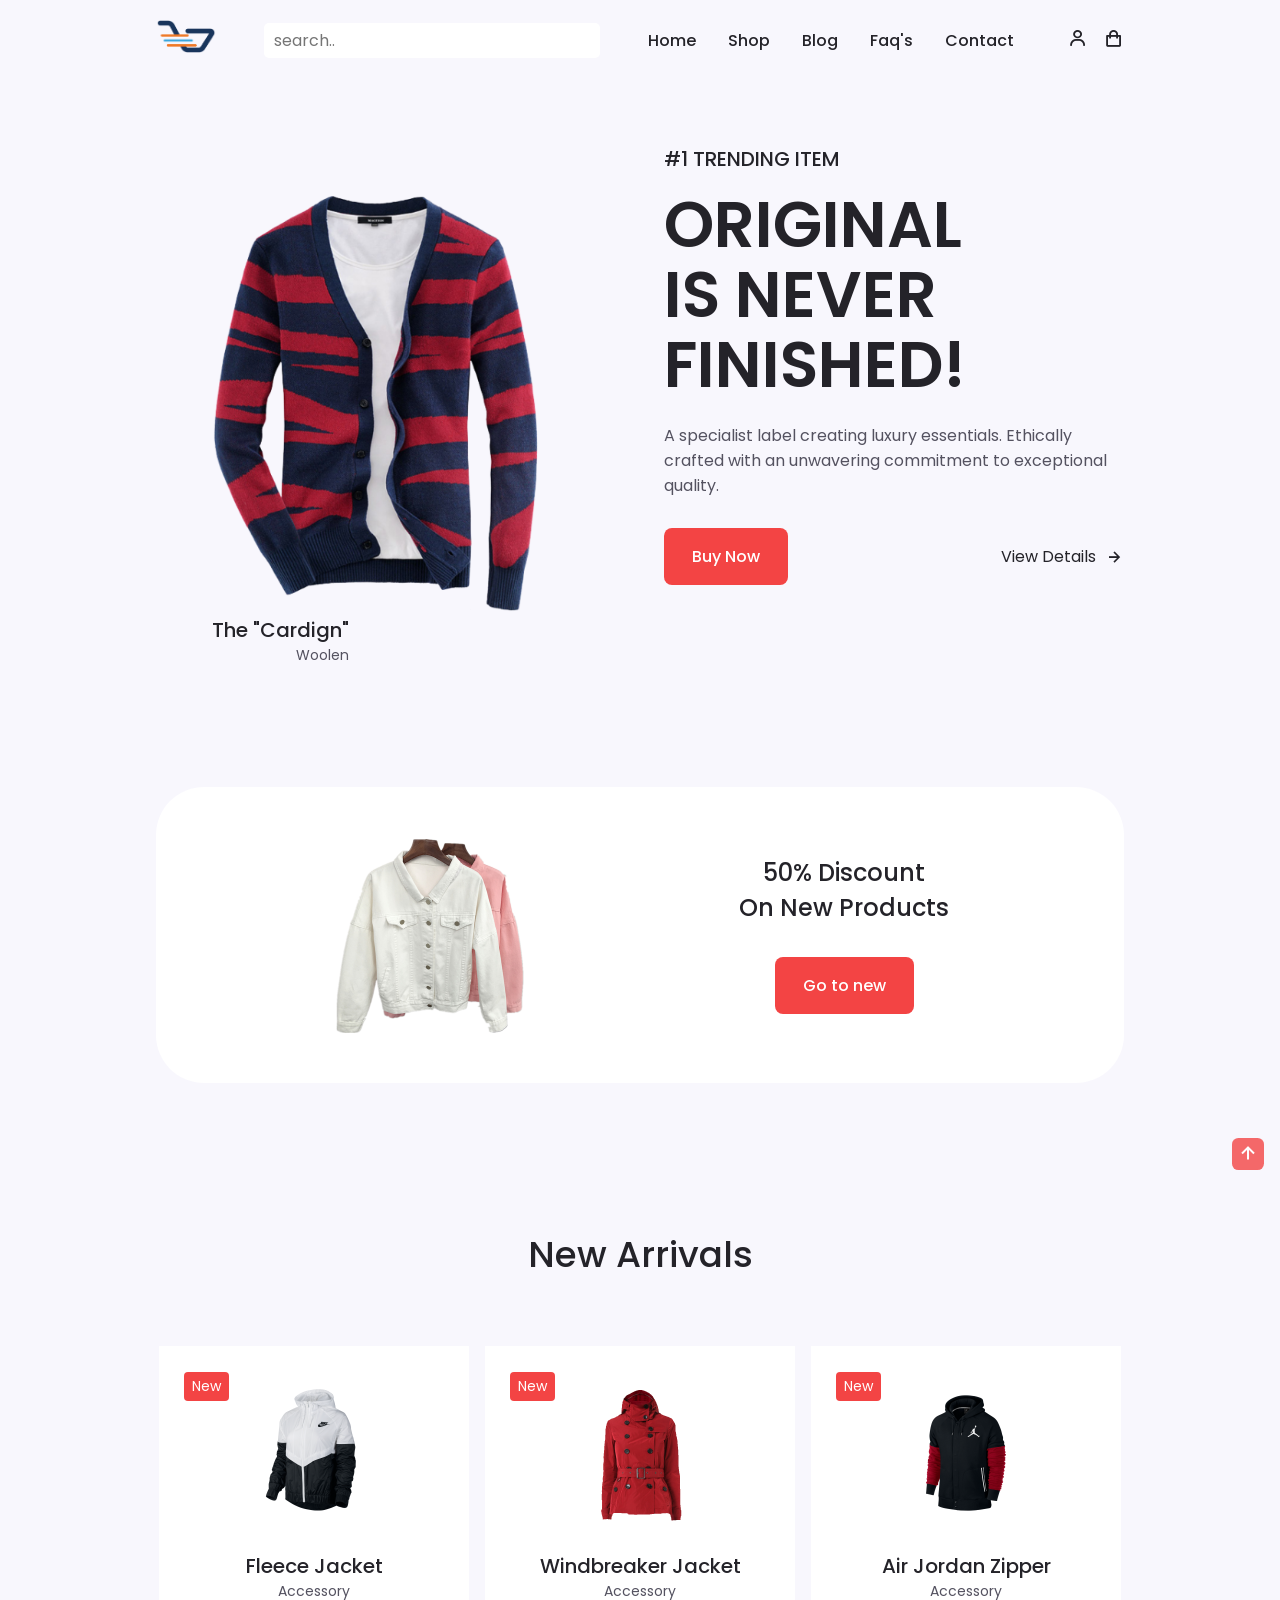
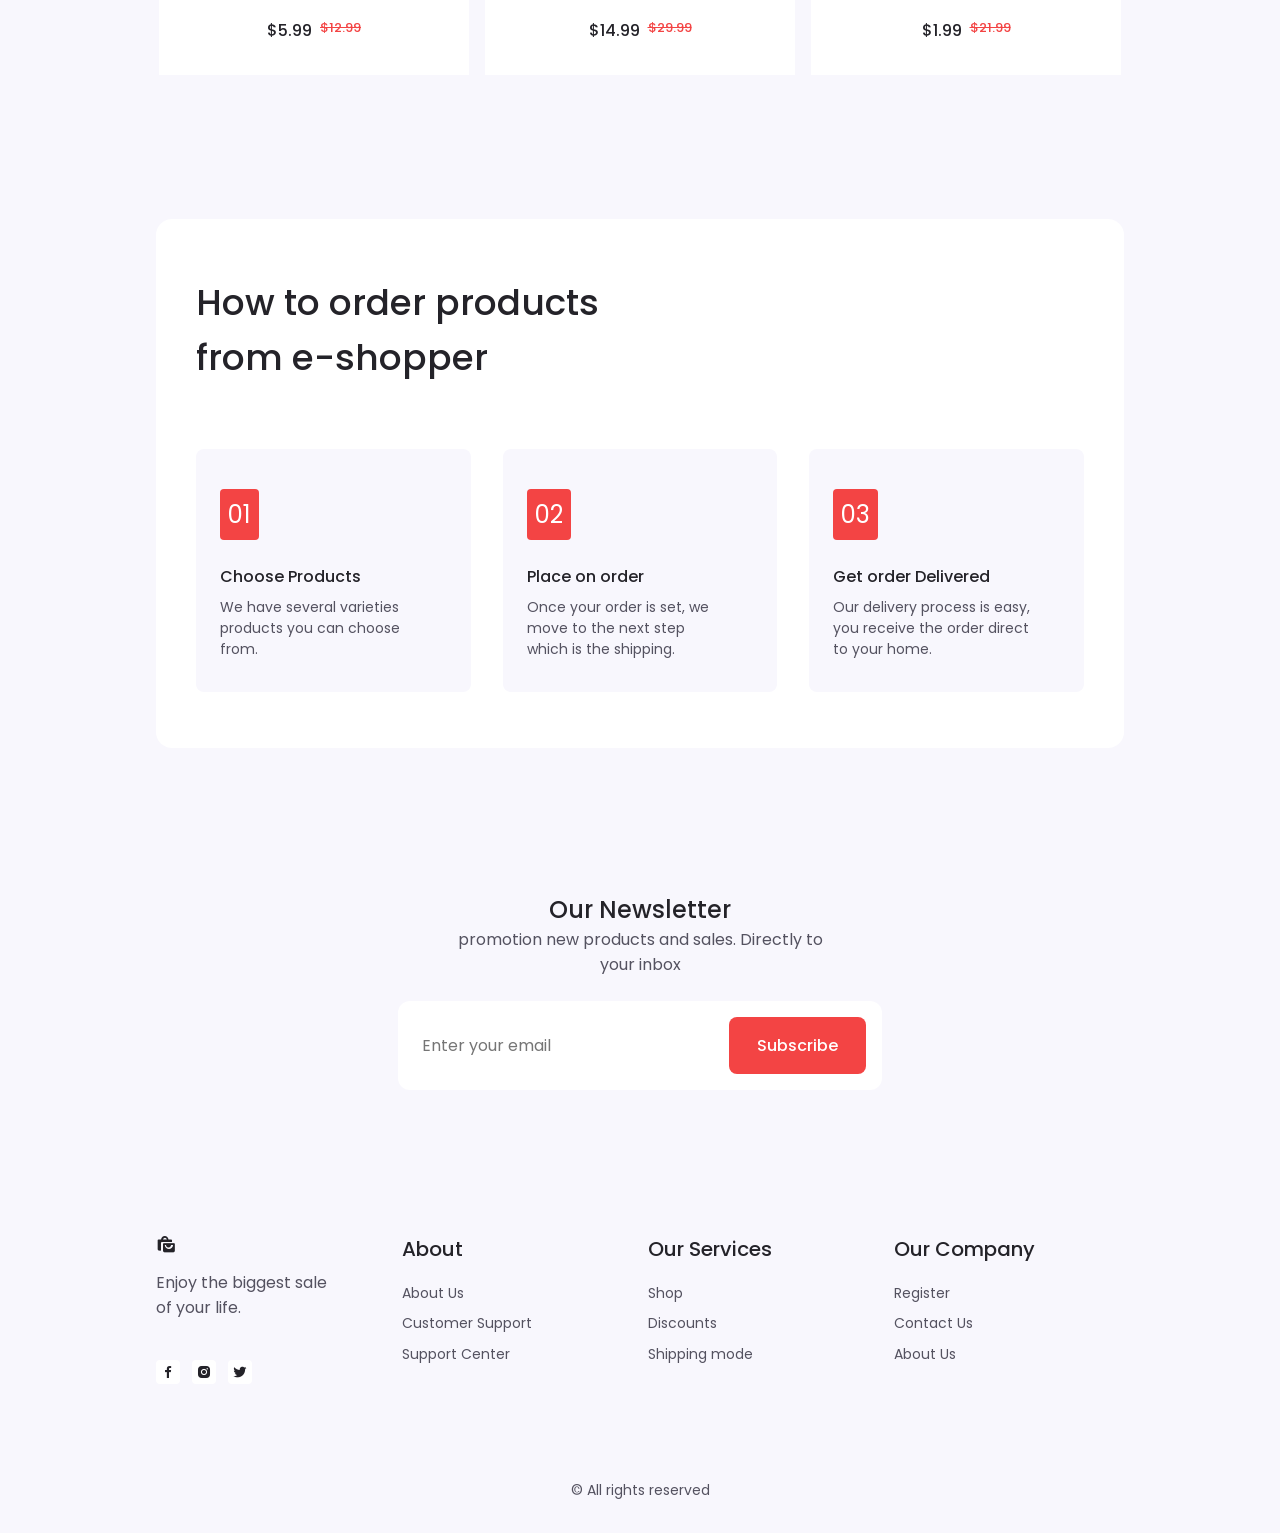
<file: index.html>
<!DOCTYPE html>
<html lang="en">

<head>
    <meta charset="UTF-8">
    <meta http-equiv="X-UA-Compatible" content="IE=edge">
    <meta name="viewport" content="width=device-width, initial-scale=1.0">

    <!--=============== BOXICONS ===============-->
    <link href='https://unpkg.com/boxicons@2.1.4/css/boxicons.min.css' rel='stylesheet'>

    <!--=============== SWIPER CSS ===============-->
    <link rel="stylesheet" href="assets/css/swiper-bundle.min.css">

    <!--=============== CSS ===============-->
    <link rel="stylesheet" href="assets/css/style.css">
    <link rel="stylesheet" href="assets/css/colors/color-1.css">

    <title>Responsive e-commerce website - Crypticalcoder</title>
</head>

<body>
    <!--=============== HEADER ===============-->
    <header class="header" id="header">
        
        <nav class="nav container">
            <a href="index.html" class="nav_logo" style="width: 60px; text-transform: capitalize;">
                <span style="color: var(--first-color); text-transform: uppercase;"><img src="assets/img/logo.png" alt="">
                </a>
                
                <input type="text" placeholder="search.." style="padding: 5px 10px; border-radius: 5px;" class="search">
            <div class="nav_menu" id="nav-menu">
                <ul class="nav_list">
                    <li class="nav_item">
                        <a href="index.html" class="nav_link">Home</a>
                    </li>

                    <li class="nav_item">
                        <a href="shop.html" class="nav_link">Shop</a>
                    </li>

                    <!-- <li class="nav_item">
                        <a href="cart.html" class="nav_link">Cart</a>
                    </li> -->

                    <li class="nav_item">
                        <a href="blog.html" class="nav_link">Blog</a>
                    </li>

                    <li class="nav_item">
                        <a href="faq.html" class="nav_link">Faq's</a>
                    </li>

                    <li class="nav_item">
                        <a href="contact.html" class="nav_link">Contact</a>
                    </li>
                </ul>
                <div class="nav_close" id="nav-close">
                    <i class="bx bx-x"></i>
                </div>
            </div>

            <div class="nav_btns">
                <div class="login_toggle" id="login-button">
                    <i class="bx bx-user"></i>
                </div>

                <div class="nav_shop" id="cart-shop">
                    <i class="bx bx-shopping-bag"></i>
                </div>

                <div class="nav_toggle" id="nav_toggle">
                    <i class="bx bx-grid-alt"></i>
                </div>
            </div>
        </nav>
    </header>

    <!--=============== CART ===============-->
    <div class="cart" id="cart">
        <i class="bx bx-x cart_close" id="cart_close"></i>

        <he class="cart_title-center">My Cart</he>
        <div class="cart_container">
            <article class="cart_card">
                <div class="cart_box">
                    <img src="assets/img/cart-1.png" alt="" class="cart_img">
                </div>
                <div class="cart_details">
                    <h3 class="cart_title">Windbreaker</h3>
                    <span class="cart_price" id="cart_item_1">12</span>

                    <div class="cart_amount">
                        <div class="cart_amount-content">
                            <span class="cart_amount-box">
                                <i class="bx bx-minus" id="siteBar_minus"></i>
                            </span>

                            <span class="cart_amount-number" id="cart_amount_number">1</span>

                            <span class="cart_amount-box">
                                <i class="bx bx-plus" id="siteBar_plus"></i>
                            </span>
                        </div>

                        <i class="bx bx-trash-alt cart_amount-trash"></i>
                    </div>
                </div>
            </article>

            <article class="cart_card">
                <div class="cart_box">
                    <img src="assets/img/cart-2.png" alt="" class="cart_img">
                </div>
                <div class="cart_details">
                    <h3 class="cart_title">Cardign Hoodie</h3>
                    <span class="cart_price" id="cart_item_2">16</span>

                    <div class="cart_amount">
                        <div class="cart_amount-content">
                            <span class="cart_amount-box">
                                <i class="bx bx-minus" id="siteBar_minus_2"></i>
                            </span>

                            <span class="cart_amount-number" id="cart_amount-number_2">1</span>

                            <span class="cart_amount-box">
                                <i class="bx bx-plus" id="siteBar_plus_2"></i>
                            </span>
                        </div>

                        <i class="bx bx-trash-alt cart_amount-trash"></i>
                    </div>
                </div>
            </article>

            <article class="cart_card">
                <div class="cart_box">
                    <img src="assets/img/cart-3.png" alt="" class="cart_img">
                </div>
                <div class="cart_details">
                    <h3 class="cart_title">Cartoon</h3>
                    <span class="cart_price" id="cart_item_3">20</span>

                    <div class="cart_amount">
                        <div class="cart_amount-content">
                            <span class="cart_amount-box">
                                <i class="bx bx-minus" id="siteBar_minus_3"></i>
                            </span>

                            <span class="cart_amount-number" id="cart_amount_number_3">1</span>

                            <span class="cart_amount-box">
                                <i class="bx bx-plus" id="siteBar_plus_3"></i>
                            </span>
                        </div>

                        <i class="bx bx-trash-alt cart_amount-trash" id="cart_amount_trash"></i>
                    </div>
                </div>
            </article>

        </div>

        <div class="cart_prices">
            <span class="cart_prices-item">3 item</span>
            <div>

                <span class="cart_prices-symbol" id="cart_total_symbol">$</span>
                <span class="cart_prices-total" id="cart_total_price">0</span>
            </div>
        </div>

    </div>

    <!--=============== LOGIN ===============-->
    <div class="login" id="login">
        <i class="bx bx-x cart_close" id="login-close"></i>
        <h2 class="login_title-center">Login</h2>
        <form action="" class="login_form grid">
            <div class="login_content">
                <label for="" class="login_label">Email</label>
                <input type="email" class="login_input">
            </div>
            <div class="login_content">
                <label for="" class="login_label">Password</label>
                <input type="password" class="login_input">
            </div>
            <div>
                <a href="#" class="button">Sign in</a>
            </div>
            <div>
                <p class="signup">Not a member? <a href="registration.html">Sign up now</a></p>
            </div>
        </form>

    </div>

    <!--=============== MAIN ===============-->
    <main class="main">
        <!--=============== HOME ===============-->
        <section class="home container">
            <div class="swiper home-swiper">
                <div class="swiper-wrapper">
                    <section class="swiper-slide">
                        <div class="home_content grid">
                            <div class="home_group">
                                <img src="assets/img/slide-2.png" alt="">
                                <!-- <div class="home_indicator"></div> -->

                                <div class="home_details-img">
                                    <h4 class="home_details-title">The "Cardign"</h4>
                                    <spam class="home_details-subtitle">Woolen</spam>
                                </div>
                            </div>

                            <div class="home_data">
                                <h3 class="home_subtitle">#1 TRENDING ITEM</h3>
                                <h1 class="home_title">ORIGINAL <br> IS NEVER <br> FINISHED! </h1>
                                <p class="home_description">A specialist label creating luxury essentials. Ethically
                                    crafted with an unwavering commitment to exceptional quality.</p>


                                <div class="home_buttons">
                                    <a href="details2.html" class="button">Buy Now</a>
                                    <a href="details2.html" class="button--link button--flex">View Details <i
                                            class="bx bx-right-arrow-alt button_icon"></i> </a>
                                </div>
                            </div>
                        </div>
                    </section>

                    <section class="swiper-slide">
                        <div class="home_content grid">
                            <div class="home_group">
                                <img src="assets/img/slide-3.png" alt="">
                                <!-- <div class="home_indicator"></div> -->

                                <div class="home_details-img">
                                    <h4 class="home_details-title">Jqueezy</h4>
                                    <spam class="home_details-subtitle">Ski Suit</spam>
                                </div>
                            </div>

                            <div class="home_data">
                                <h3 class="home_subtitle">#2 Top best duo</h3>
                                <h1 class="home_title">FALL <br> WINTER <br> 2022! </h1>
                                <p class="home_description">This is a place of hope, meaning and purpose. Visit and
                                    become a part of something bigger a movement that is changing lives.</p>


                                <div class="home_buttons">
                                    <a href="details3.html" class="button">Buy Now</a>
                                    <a href="details3.html" class="button--link button--flex">View Details <i
                                            class="bx bx-right-arrow-alt button_icon"></i> </a>
                                </div>
                            </div>
                        </div>
                    </section>

                    <section class="swiper-slide">
                        <div class="home_content grid">
                            <div class="home_group">
                                <img src="assets/img/slide-1.png" style="width: 350px;">
                                <!-- <div class="home_indicator"></div> -->

                                <div class="home_details-img">
                                    <h4 class="home_details-title">Jurry</h4>
                                    <spam class="home_details-subtitle">Zipper</spam>
                                </div>
                            </div>

                            <div class="home_data">
                                <h3 class="home_subtitle">#3 TRENDING ITEM</h3>
                                <h1 class="home_title">SALE 20% <br> OFF ON <br> EVERYTHING! </h1>
                                <p class="home_description">A specialist label creating luxury essentials. Ethically
                                    crafted with an unwavering commitment to exceptional quality.</p>


                                <div class="home_buttons">
                                    <a href="details4.html" class="button">Buy Now</a>
                                    <a href="details4.html" class="button--link button--flex">View Details <i
                                            class="bx bx-right-arrow-alt button_icon"></i> </a>
                                </div>
                            </div>
                        </div>
                    </section>

                </div>
                <div class="swiper-pagingtion"></div>
            </div>
        </section>

        <!--=============== DISCOUNT ===============-->
        <section class="discount section">
            <div class="discount_container container grid">
                <img src="assets/img/discount.png" class="discount_img">

                <div class="discount_data">
                    <h2 class="discount_title">50% Discount <br> On New Products</h2>
                    <a href="#" class="button">Go to new</a>
                </div>
            </div>
        </section>

        <!--=============== NEW ARRIVALS ===============-->
        <section class="new section">
            <h2 class="section__title" style="text-align: center;">New Arrivals</h2>

            <div class="new_container container">
                <div class="swiper new-swiper">
                    <div class="swiper-wrapper">
                        <div class="new_content swiper-slide">
                            <div class="new_tag">New</div>
                            <img src="assets/img/new-1.png" class="new_img">
                            <h3 class="new_title">Windbreaker Jacket</h3>
                            <span class="new_subtitle">Accessory</span>

                            <div class="new_prices">
                                <span class="new_price">$14.99</span>
                                <span class="new_discount">$29.99</span>
                            </div>


                            <a href="details.html" class="button new_button">
                                <i class="bx bx-cart-alt new_icon"></i>
                            </a>
                        </div>


                        <div class="new_content swiper-slide">
                            <div class="new_tag">New</div>
                            <img src="assets/img/new-2.png" class="new_img">
                            <h3 class="new_title">Air Jordan Zipper</h3>
                            <span class="new_subtitle">Accessory</span>

                            <div class="new_prices">
                                <span class="new_price">$1.99</span>
                                <span class="new_discount">$21.99</span>
                            </div>


                            <a href="details6.html" class="button new_button">
                                <i class="bx bx-cart-alt new_icon"></i>
                            </a>
                        </div>


                        <div class="new_content swiper-slide">
                            <div class="new_tag">New</div>
                            <img src="assets/img/new-3.png" class="new_img">
                            <h3 class="new_title">Fur Jacket</h3>
                            <span class="new_subtitle">Accessory</span>

                            <div class="new_prices">
                                <span class="new_price">$4.99</span>
                                <span class="new_discount">$9.99</span>
                            </div>


                            <a href="details7.html" class="button new_button">
                                <i class="bx bx-cart-alt new_icon"></i>
                            </a>
                        </div>


                        <div class="new_content swiper-slide">
                            <div class="new_tag">New</div>
                            <img src="assets/img/new-4.png" class="new_img">
                            <h3 class="new_title">Fleece Jacket</h3>
                            <span class="new_subtitle">Accessory</span>

                            <div class="new_prices">
                                <span class="new_price">$24.99</span>
                                <span class="new_discount">$44.99</span>
                            </div>


                            <a href="details8.html" class="button new_button">
                                <i class="bx bx-cart-alt new_icon"></i>
                            </a>
                        </div>

                        <div class="new_content swiper-slide">
                            <div class="new_tag">New</div>
                            <img src="assets/img/new-5.png" class="new_img">
                            <h3 class="new_title">Nike Hoodie</h3>
                            <span class="new_subtitle">Accessory</span>

                            <div class="new_prices">
                                <span class="new_price">$7.99</span>
                                <span class="new_discount">$14.99</span>
                            </div>


                            <a href="details9.html" class="button new_button">
                                <i class="bx bx-cart-alt new_icon"></i>
                            </a>
                        </div>


                        <div class="new_content swiper-slide">
                            <div class="new_tag">New</div>
                            <img src="assets/img/new-6.png" class="new_img">
                            <h3 class="new_title">Fleece Jacket</h3>
                            <span class="new_subtitle">Accessory</span>

                            <div class="new_prices">
                                <span class="new_price">$5.99</span>
                                <span class="new_discount">$12.99</span>
                            </div>


                            <a href="details5.html" class="button new_button">
                                <i class="bx bx-cart-alt new_icon"></i>
                            </a>
                        </div>




                    </div>
                </div>
            </div>
        </section>

        <!--=============== STEPS ===============-->
        <section class="steps section container">
            <div class="steps_bg">
                <h2 class="section__title">How to order products <br>from e-shopper</h2>

                <div class="steps_container grid">
                    <div class="steps_card">
                        <div class="steps_card-number">01</div>
                        <h3 class="steps_card-title">Choose Products</h3>
                        <p class="steps_card-description">We have several varieties products you can choose from.</p>
                    </div>

                    <div class="steps_card">
                        <div class="steps_card-number">02</div>
                        <h3 class="steps_card-title">Place on order</h3>
                        <p class="steps_card-description">Once your order is set, we move to the next step which is the
                            shipping.</p>
                    </div>

                    <div class="steps_card">
                        <div class="steps_card-number">03</div>
                        <h3 class="steps_card-title">Get order Delivered</h3>
                        <p class="steps_card-description">Our delivery process is easy, you receive the order direct to
                            your home.</p>
                    </div>

                </div>
            </div>
        </section>

        <!--=============== NEWSLETTER ===============-->
        <section class="newsletter section">
            <div class="newsletter_container container">
                <h2 class="section_title">Our Newsletter</h2>
                <p class="newsletter_description">
                    promotion new products and sales. Directly to your inbox
                </p>

                <form action="" class="newsletter_form">
                    <input type="text" placeholder="Enter your email" class="newsletter_input">
                    <button class="button">Subscribe</button>
                </form>
            </div>
        </section>
    </main>

    <!--=============== FOOTER ===============-->
    <footer class="footer section">
        <div class="footer_container container grid">
            <div class="footer_content">
                <a href="#" class="footer_logo">
                    <i class="bx bxs-shopping-bags footer_logo-icon"></i>
                </a>

                <p class="footer_description">Enjoy the biggest sale <br> of your life.</p>

                <div class="footer_social">
                    <a href="#" class="footer_social-link"><i class="bx bxl-facebook"></i></a>

                    <a href="#" class="footer_social-link"><i class="bx bxl-instagram-alt"></i></a>

                    <a href="#" class="footer_social-link"><i class="bx bxl-twitter"></i></a>
                </div>
            </div>

            <!-- Footer content -->
            <div class="footer_content">
                <h3 class="footer_title">About</h3>

                <ul class="footer_links">
                    <li><a href="about.html" class="footer_link">About Us</a></li>
                    <li><a href="#" class="footer_link">Customer Support</a></li>
                    <li><a href="#" class="footer_link">Support Center</a></li>
                </ul>
            </div>

            <div class="footer_content">
                <h3 class="footer_title">Our Services</h3>

                <ul class="footer_links">
                    <li><a href="shop.html" class="footer_link">Shop</a></li>
                    <li><a href="#" class="footer_link">Discounts</a></li>
                    <li><a href="#" class="footer_link">Shipping mode</a></li>
                </ul>
            </div>

            <div class="footer_content">
                <h3 class="footer_title">Our Company</h3>

                <ul class="footer_links">
                    <li><a href="registration.html" class="footer_link">Register</a></li>
                    <li><a href="contact.html" class="footer_link">Contact Us</a></li>
                    <li><a href="about.html" class="footer_link">About Us</a></li>
                </ul>
            </div>



        </div>
        <span class="footer_copy">&#169; All rights reserved</span>
    </footer>

    <!--=============== SCROLL UP ===============-->
    <a href="#" class="scrollup" id="scroll-up">
        <i class="bx bx-up-arrow-alt scrollup_icon"></i>
    </a>

    <!--=============== STYLE SWITCHER ===============-->

    <!--=============== SWIPER JS ===============-->
    <script src="assets/js/swiper-bundle.min.js"></script>

    <!--=============== JS ===============-->
    <script src="assets/js/main.js"></script>
</body>

</html>
</file>
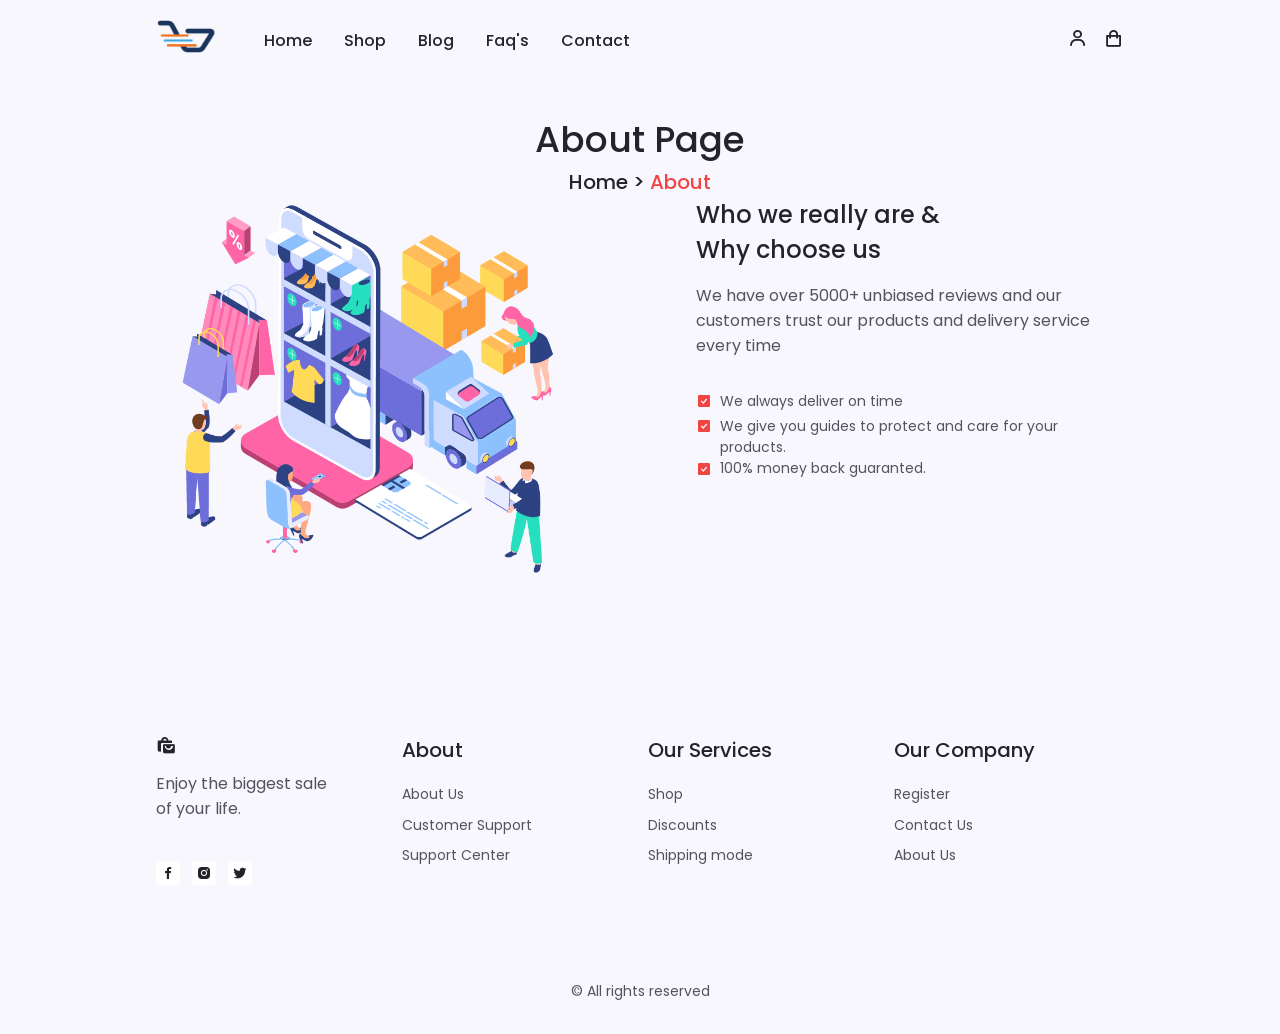
<file: about.html>
<!DOCTYPE html>
<html lang="en">
<head>
    <meta charset="UTF-8">
    <meta http-equiv="X-UA-Compatible" content="IE=edge">
    <meta name="viewport" content="width=device-width, initial-scale=1.0">

    <!--=============== BOXICONS ===============-->
    <link rel="stylesheet" href="https://cdn.jsdelivr.net/npm/boxicons@latest/css/boxicons.min.css">

    <!--=============== SWIPER CSS ===============-->
    <link rel="stylesheet" href="assets/css/swiper-bundle.min.css">

    <!--=============== CSS ===============-->
    <link rel="stylesheet" href="assets/css/style.css">
    <link rel="stylesheet" href="assets/css/colors/color-1.css">

    <title>Responsive e-commerce website - Crypticalcoder</title>
</head>
<body>
    <!--=============== HEADER ===============-->
    <header class="header" id="header">
        <nav class="nav container">
            <a href="index.html" class="nav_logo" style="width: 60px; text-transform: capitalize;">
                <span style="color: var(--first-color); text-transform: uppercase;"><img src="assets/img/logo.png" alt="">
            </a>
            <!-- <input type="text" placeholder="search.." style="padding: 5px 10px; border-radius: 5px;"> -->
            <div class="nav_menu" id="nav-menu">
                <ul class="nav_list">
                    <li class="nav_item">
                        <a href="index.html" class="nav_link">Home</a>
                    </li>

                    <li class="nav_item">
                        <a href="shop.html" class="nav_link">Shop</a>
                    </li>

                    <!-- <li class="nav_item">
                        <a href="cart.html" class="nav_link">Cart</a>
                    </li> -->

                    <li class="nav_item">
                        <a href="blog.html" class="nav_link">Blog</a>
                    </li>

                    <li class="nav_item">
                        <a href="faq.html" class="nav_link">Faq's</a>
                    </li>

                    <li class="nav_item">
                        <a href="contact.html" class="nav_link">Contact</a>
                    </li>
                </ul>
                <div class="nav_close" id="nav-close">
                    <i class="bx bx-x"></i>
                </div>
            </div>

            <div class="nav_btns">
                <div class="login_toggle" id="login-button">
                    <i class="bx bx-user"></i>
                </div>

                <div class="nav_shop" id="cart-shop">
                    <i class="bx bx-shopping-bag"></i>
                </div>

                <div class="nav_toggle" id="nav_toggle">
                    <i class="bx bx-grid-alt"></i>
                </div>
            </div>
        </nav>
    </header>
    <!--=============== CART ===============-->
    <div class="cart" id="cart">
        <i class="bx bx-x cart_close" id="cart_close"></i>

        <he class="cart_title-center">My Cart</he>
        <div class="cart_container">
            <article class="cart_card">
                <div class="cart_box">
                    <img src="assets/img/cart-1.png" alt="" class="cart_img">
                </div>
                <div class="cart_details">
                    <h3 class="cart_title">Windbreaker</h3>
                    <span class="cart_price" id="cart_item_1">12</span>

                    <div class="cart_amount">
                        <div class="cart_amount-content">
                            <span class="cart_amount-box">
                                <i class="bx bx-minus" id="siteBar_minus"></i>
                            </span>

                            <span class="cart_amount-number" id="cart_amount_number">1</span>

                            <span class="cart_amount-box">
                                <i class="bx bx-plus" id="siteBar_plus"></i>
                            </span>
                        </div>

                        <i class="bx bx-trash-alt cart_amount-trash"></i>
                    </div>
                </div>
            </article>

            <article class="cart_card">
                <div class="cart_box">
                    <img src="assets/img/cart-2.png" alt="" class="cart_img">
                </div>
                <div class="cart_details">
                    <h3 class="cart_title">Cardign Hoodie</h3>
                    <span class="cart_price" id="cart_item_2">16</span>

                    <div class="cart_amount">
                        <div class="cart_amount-content">
                            <span class="cart_amount-box">
                                <i class="bx bx-minus" id="siteBar_minus_2"></i>
                            </span>

                            <span class="cart_amount-number" id="cart_amount-number_2">1</span>

                            <span class="cart_amount-box">
                                <i class="bx bx-plus" id="siteBar_plus_2"></i>
                            </span>
                        </div>

                        <i class="bx bx-trash-alt cart_amount-trash"></i>
                    </div>
                </div>
            </article>

            <article class="cart_card">
                <div class="cart_box">
                    <img src="assets/img/cart-3.png" alt="" class="cart_img">
                </div>
                <div class="cart_details">
                    <h3 class="cart_title">Cartoon</h3>
                    <span class="cart_price" id="cart_item_3">20</span>

                    <div class="cart_amount">
                        <div class="cart_amount-content">
                            <span class="cart_amount-box">
                                <i class="bx bx-minus" id="siteBar_minus_3"></i>
                            </span>

                            <span class="cart_amount-number" id="cart_amount_number_3">1</span>

                            <span class="cart_amount-box">
                                <i class="bx bx-plus" id="siteBar_plus_3"></i>
                            </span>
                        </div>

                        <i class="bx bx-trash-alt cart_amount-trash" id="cart_amount_trash"></i>
                    </div>
                </div>
            </article>

        </div>

        <div class="cart_prices">
            <span class="cart_prices-item">3 item</span>
            <div>

                <span class="cart_prices-symbol" id="cart_total_symbol">$</span>
                <span class="cart_prices-total" id="cart_total_price">0</span>
            </div>
        </div>

    </div>

    <!--=============== LOGIN ===============-->
    <div class="login" id="login">
        <i class="bx bx-x cart_close" id="login-close"></i>
        <h2 class="login_title-center">Login</h2>
        <form action="" class="login_form grid">
            <div class="login_content">
                <label for="" class="login_label">Email</label>
                <input type="email" class="login_input">
            </div>
            <div class="login_content">
                <label for="" class="login_label">Password</label>
                <input type="password" class="login_input">
            </div>
            <div>
                <a href="#" class="button">Sign in</a>
            </div>
            <div>
                <p class="signup">Not a member? <a href="registration.html">Sign up now</a></p>
            </div>
        </form>

    </div>

    <!--=============== MAIN ===============-->
    <main class="main">
        <!--=============== ABOUT ===============-->
        <section class="about section container">
            <h2 class="breadcrumb_title">About Page</h2>
            <h3 class="breadcrumb_subtitle">Home > <span>About</span></h3>

            <div class="about_container grid">
                <img src="assets/img/about-img.png" alt="" class="about_img">


                <div class="about_data">
                    <h2 class="section_title about_title">
                        Who we really are & <br> Why choose us
                    </h2>

                    <p class="about_description">
                        We have over 5000+ unbiased reviews and our customers trust our products and delivery service every time
                    </p>

                    <div class="about_deatils">
                        <p class="about_details-description">
                            <i class="bx bxs-check-square about_details-icon"></i>
                            We always deliver on time
                        </p>
    
                        <p class="about_details-description">
                            <i class="bx bxs-check-square about_details-icon"></i>
                            We give you guides to protect and care for your products.
                        </p>
    
                        <p class="about_details-description">
                            
                            <i class="bx bxs-check-square about_details-icon"></i>
                            100% money back guaranted.
                        </p>
                    </div>
                </div>
            </div>
        </section>
    </main>

    <!--=============== FOOTER ===============-->
    <footer class="footer section">
        <div class="footer_container container grid">
            <div class="footer_content">
                <a href="#" class="footer_logo">
                    <i class="bx bxs-shopping-bags footer_logo-icon"></i>
                </a>

                <p class="footer_description">Enjoy the biggest sale <br> of your life.</p>

                <div class="footer_social">
                    <a href="#" class="footer_social-link"><i class="bx bxl-facebook"></i></a>

                    <a href="#" class="footer_social-link"><i class="bx bxl-instagram-alt"></i></a>

                    <a href="#" class="footer_social-link"><i class="bx bxl-twitter"></i></a>
                </div>
            </div>

            <!-- Footer content -->
            <div class="footer_content">
                <h3 class="footer_title">About</h3>

                <ul class="footer_links">
                    <li><a href="about.html" class="footer_link">About Us</a></li>
                    <li><a href="#" class="footer_link">Customer Support</a></li>
                    <li><a href="#" class="footer_link">Support Center</a></li>
                </ul>
            </div>

            <div class="footer_content">
                <h3 class="footer_title">Our Services</h3>

                <ul class="footer_links">
                    <li><a href="shop.html" class="footer_link">Shop</a></li>
                    <li><a href="#" class="footer_link">Discounts</a></li>
                    <li><a href="#" class="footer_link">Shipping mode</a></li>
                </ul>
            </div>

            <div class="footer_content">
                <h3 class="footer_title">Our Company</h3>

                <ul class="footer_links">
                    <li><a href="registration.html" class="footer_link">Register</a></li>
                    <li><a href="contact.html" class="footer_link">Contact Us</a></li>
                    <li><a href="about.html" class="footer_link">About Us</a></li>
                </ul>
            </div>



        </div>
        <span class="footer_copy">&#169; All rights reserved</span>
    </footer>

    <!--=============== SCROLL UP ===============-->
    <a href="#" class="scrollup" id="scroll-up">
        <i class="bx bx-up-arrow-alt scrollup_icon"></i>
    </a>
    <!--=============== STYLE SWITCHER ===============-->
    
    <!--=============== SWIPER JS ===============-->
    <script src="assets/js/swiper-bundle.min.js"></script>

    <!--=============== JS ===============-->
    <script src="assets/js/main.js"></script>
</body>
</html>
</file>
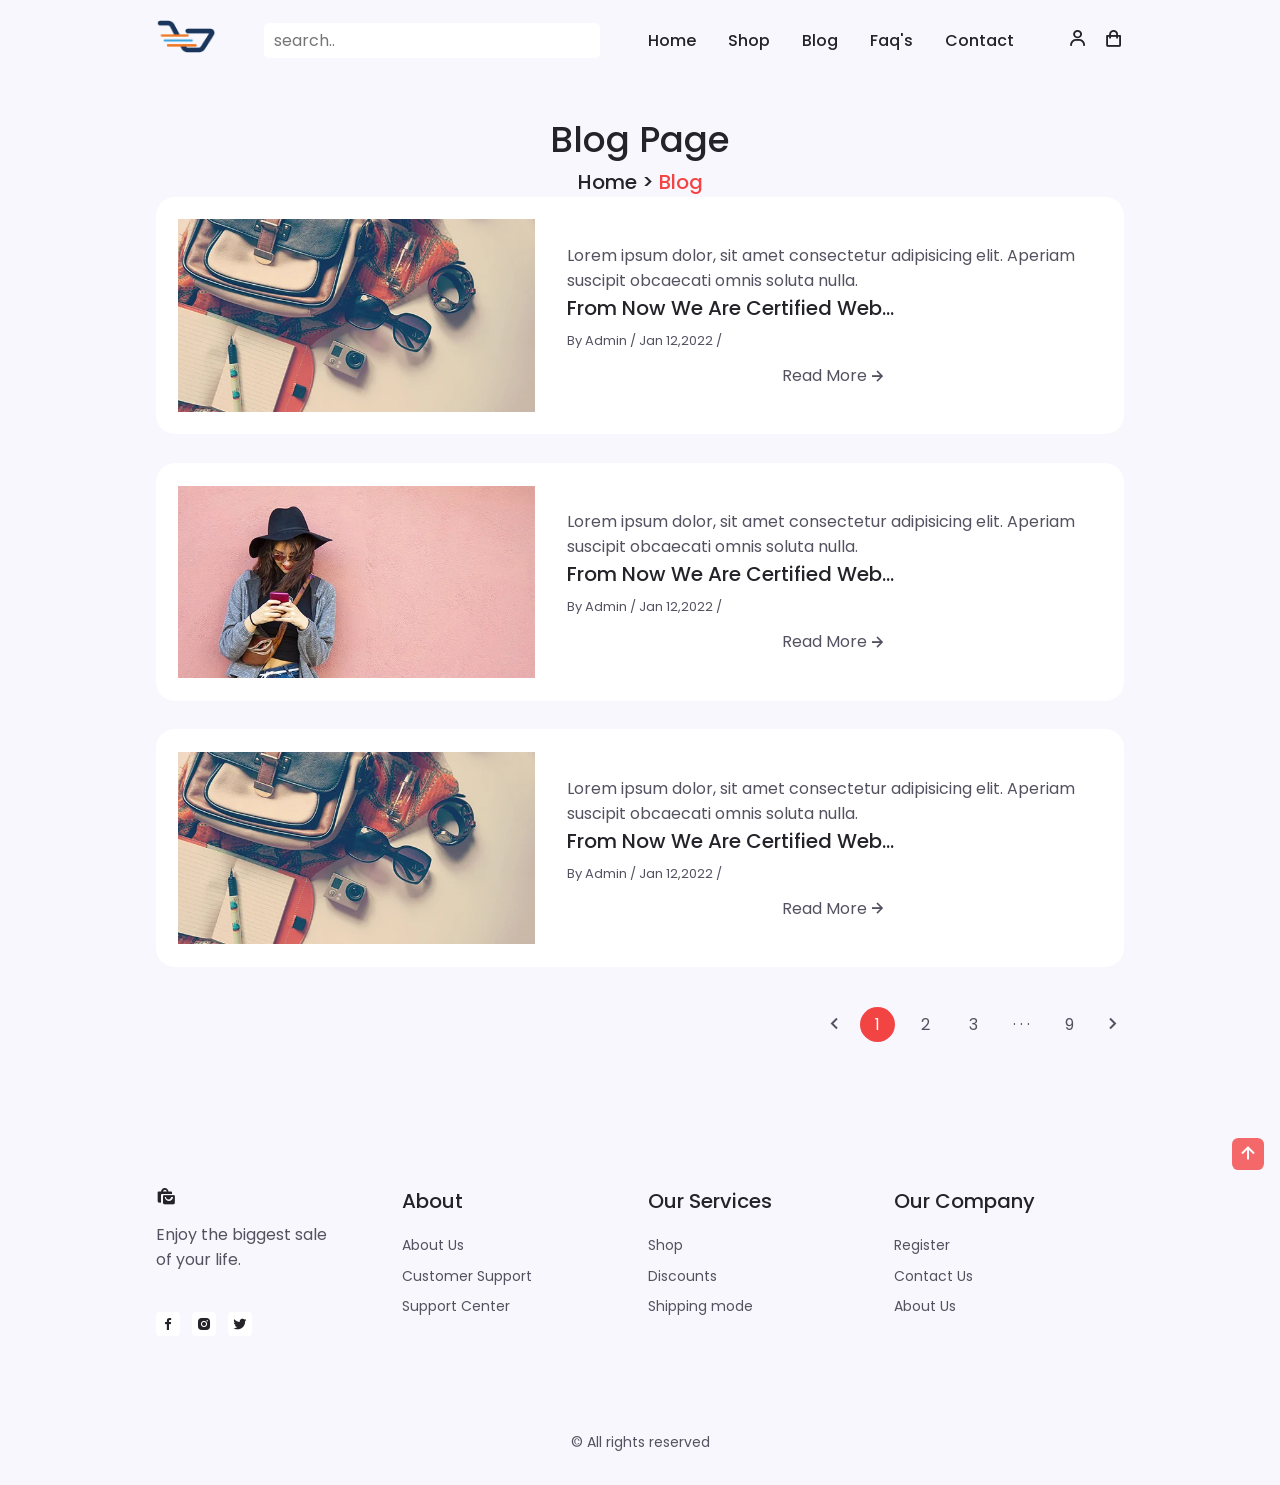
<file: blog.html>
<!DOCTYPE html>
<html lang="en">

<head>
    <meta charset="UTF-8">
    <meta http-equiv="X-UA-Compatible" content="IE=edge">
    <meta name="viewport" content="width=device-width, initial-scale=1.0">

    <!--=============== BOXICONS ===============-->
    <link rel="stylesheet" href="https://cdn.jsdelivr.net/npm/boxicons@latest/css/boxicons.min.css">

    <!--=============== SWIPER CSS ===============-->
    <link rel="stylesheet" href="assets/css/swiper-bundle.min.css">

    <!--=============== CSS ===============-->
    <link rel="stylesheet" href="assets/css/style.css">
    <link rel="stylesheet" href="assets/css/colors/color-1.css">

    <title>Responsive e-commerce website - Crypticalcoder</title>
</head>

<body>
    <!--=============== HEADER ===============-->
    <header class="header" id="header">
        <nav class="nav container">
            <a href="index.html" class="nav_logo" style="width: 60px; text-transform: capitalize;">
                <span style="color: var(--first-color); text-transform: uppercase;"><img src="assets/img/logo.png" alt="">
            </a>
            <input type="text" placeholder="search.." style="padding: 5px 10px; border-radius: 5px;" class="search">
            <div class="nav_menu" id="nav-menu">
                <ul class="nav_list">
                    <li class="nav_item">
                        <a href="index.html" class="nav_link">Home</a>
                    </li>

                    <li class="nav_item">
                        <a href="shop.html" class="nav_link">Shop</a>
                    </li>

                    <!-- <li class="nav_item">
                        <a href="cart.html" class="nav_link">Cart</a>
                    </li> -->

                    <li class="nav_item">
                        <a href="blog.html" class="nav_link">Blog</a>
                    </li>

                    <li class="nav_item">
                        <a href="faq.html" class="nav_link">Faq's</a>
                    </li>

                    <li class="nav_item">
                        <a href="contact.html" class="nav_link">Contact</a>
                    </li>
                </ul>
                <div class="nav_close" id="nav-close">
                    <i class="bx bx-x"></i>
                </div>
            </div>

            <div class="nav_btns">
                <div class="login_toggle" id="login-button">
                    <i class="bx bx-user"></i>
                </div>

                <div class="nav_shop" id="cart-shop">
                    <i class="bx bx-shopping-bag"></i>
                </div>

                <div class="nav_toggle" id="nav_toggle">
                    <i class="bx bx-grid-alt"></i>
                </div>
            </div>
        </nav>
    </header>
    <!--=============== CART ===============-->
    <div class="cart" id="cart">
        <i class="bx bx-x cart_close" id="cart_close"></i>

        <he class="cart_title-center">My Cart</he>
        <div class="cart_container">
            <article class="cart_card">
                <div class="cart_box">
                    <img src="assets/img/cart-1.png" alt="" class="cart_img">
                </div>
                <div class="cart_details">
                    <h3 class="cart_title">Windbreaker</h3>
                    <span class="cart_price" id="cart_item_1">12</span>

                    <div class="cart_amount">
                        <div class="cart_amount-content">
                            <span class="cart_amount-box">
                                <i class="bx bx-minus" id="siteBar_minus"></i>
                            </span>

                            <span class="cart_amount-number" id="cart_amount_number">1</span>

                            <span class="cart_amount-box">
                                <i class="bx bx-plus" id="siteBar_plus"></i>
                            </span>
                        </div>

                        <i class="bx bx-trash-alt cart_amount-trash"></i>
                    </div>
                </div>
            </article>

            <article class="cart_card">
                <div class="cart_box">
                    <img src="assets/img/cart-2.png" alt="" class="cart_img">
                </div>
                <div class="cart_details">
                    <h3 class="cart_title">Cardign Hoodie</h3>
                    <span class="cart_price" id="cart_item_2">16</span>

                    <div class="cart_amount">
                        <div class="cart_amount-content">
                            <span class="cart_amount-box">
                                <i class="bx bx-minus" id="siteBar_minus_2"></i>
                            </span>

                            <span class="cart_amount-number" id="cart_amount-number_2">1</span>

                            <span class="cart_amount-box">
                                <i class="bx bx-plus" id="siteBar_plus_2"></i>
                            </span>
                        </div>

                        <i class="bx bx-trash-alt cart_amount-trash"></i>
                    </div>
                </div>
            </article>

            <article class="cart_card">
                <div class="cart_box">
                    <img src="assets/img/cart-3.png" alt="" class="cart_img">
                </div>
                <div class="cart_details">
                    <h3 class="cart_title">Cartoon</h3>
                    <span class="cart_price" id="cart_item_3">20</span>

                    <div class="cart_amount">
                        <div class="cart_amount-content">
                            <span class="cart_amount-box">
                                <i class="bx bx-minus" id="siteBar_minus_3"></i>
                            </span>

                            <span class="cart_amount-number" id="cart_amount_number_3">1</span>

                            <span class="cart_amount-box">
                                <i class="bx bx-plus" id="siteBar_plus_3"></i>
                            </span>
                        </div>

                        <i class="bx bx-trash-alt cart_amount-trash" id="cart_amount_trash"></i>
                    </div>
                </div>
            </article>

        </div>

        <div class="cart_prices">
            <span class="cart_prices-item">3 item</span>
            <div>

                <span class="cart_prices-symbol" id="cart_total_symbol">$</span>
                <span class="cart_prices-total" id="cart_total_price">0</span>
            </div>
        </div>

    </div>

    <!--=============== LOGIN ===============-->
    <div class="login" id="login">
        <i class="bx bx-x cart_close" id="login-close"></i>
        <h2 class="login_title-center">Login</h2>
        <form action="" class="login_form grid">
            <div class="login_content">
                <label for="" class="login_label">Email</label>
                <input type="email" class="login_input">
            </div>
            <div class="login_content">
                <label for="" class="login_label">Password</label>
                <input type="password" class="login_input">
            </div>
            <div>
                <a href="#" class="button">Sign in</a>
            </div>
            <div>
                <p class="signup">Not a member? <a href="registration.html">Sign up now</a></p>
            </div>
        </form>

    </div>

    <!--=============== MAIN ===============-->
    <main class="main">
        <!--=============== BLOG ===============-->
        <section class="blog section container">
            <h2 class="breadcrumb_title">Blog Page</h2>
            <h3 class="breadcrumb_subtitle">Home > <span>Blog</span></h3>

            <div class="blog_container grid">
                <div class="blog_post grid">
                    <img src="assets/img/blog-1.webp" alt="">
                    <div class="blog_info">
                        <p class="blog_details">Lorem ipsum dolor, sit amet consectetur adipisicing elit. Aperiam
                            suscipit obcaecati omnis soluta nulla.</p>
                        <h3 class="blog_title">From Now We Are Certified Web...</h3>
                        <p class="blog_date">By Admin / Jan 12,2022 / </p>

                        <div class="read_more">
                            <a href="#" class="button-link button-flex">Read More <i
                                    class="bx bx-right-arrow-alt button_icon"></i> </a>
                        </div>
                    </div>
                </div>

                <div class="blog_post grid">
                    <img src="assets/img/blog-2.webp" alt="">
                    <div class="blog_info">
                        <p class="blog_details">Lorem ipsum dolor, sit amet consectetur adipisicing elit. Aperiam
                            suscipit obcaecati omnis soluta nulla.</p>
                        <h3 class="blog_title">From Now We Are Certified Web...</h3>
                        <p class="blog_date">By Admin / Jan 12,2022 / </p>
                        <div class="read_more">
                            <a href="#" class="button-link button-flex">Read More <i
                                    class="bx bx-right-arrow-alt button_icon"></i> </a>
                        </div>
                    </div>
                </div>

                <div class="blog_post grid">
                    <img src="assets/img/blog-1.webp" alt="">
                    <div class="blog_info">
                        <p class="blog_details">Lorem ipsum dolor, sit amet consectetur adipisicing elit. Aperiam
                            suscipit obcaecati omnis soluta nulla.</p>
                        <h3 class="blog_title">From Now We Are Certified Web...</h3>
                        <p class="blog_date">By Admin / Jan 12,2022 / </p>
                        <div class="read_more">
                            <a href="#" class="button-link button-flex">Read More <i
                                    class="bx bx-right-arrow-alt button_icon"></i> </a>
                        </div>
                    </div>
                </div>
            </div>


            <div class="pagination">
                <i class="bx bx-chevron-left pagination_icon"></i>
                <span class="current">1</span>
                <span>2</span>
                <span>3</span>
                <span>&middot; &middot; &middot;</span>
                <span>9</span>


                <i class="bx bx-chevron-right pagination_icon"></i>
            </div>
        </section>
    </main>

    <!--=============== FOOTER ===============-->
    <footer class="footer section">
        <div class="footer_container container grid">
            <div class="footer_content">
                <a href="#" class="footer_logo">
                    <i class="bx bxs-shopping-bags footer_logo-icon"></i>
                </a>

                <p class="footer_description">Enjoy the biggest sale <br> of your life.</p>

                <div class="footer_social">
                    <a href="#" class="footer_social-link"><i class="bx bxl-facebook"></i></a>

                    <a href="#" class="footer_social-link"><i class="bx bxl-instagram-alt"></i></a>

                    <a href="#" class="footer_social-link"><i class="bx bxl-twitter"></i></a>
                </div>
            </div>

            <!-- Footer content -->
            <div class="footer_content">
                <h3 class="footer_title">About</h3>

                <ul class="footer_links">
                    <li><a href="about.html" class="footer_link">About Us</a></li>
                    <li><a href="#" class="footer_link">Customer Support</a></li>
                    <li><a href="#" class="footer_link">Support Center</a></li>
                </ul>
            </div>

            <div class="footer_content">
                <h3 class="footer_title">Our Services</h3>

                <ul class="footer_links">
                    <li><a href="shop.html" class="footer_link">Shop</a></li>
                    <li><a href="#" class="footer_link">Discounts</a></li>
                    <li><a href="#" class="footer_link">Shipping mode</a></li>
                </ul>
            </div>

            <div class="footer_content">
                <h3 class="footer_title">Our Company</h3>

                <ul class="footer_links">
                    <li><a href="registration.html" class="footer_link">Register</a></li>
                    <li><a href="contact.html" class="footer_link">Contact Us</a></li>
                    <li><a href="about.html" class="footer_link">About Us</a></li>
                </ul>
            </div>



        </div>
        <span class="footer_copy">&#169; All rights reserved</span>
    </footer>

    <!--=============== SCROLL UP ===============-->
    <a href="#" class="scrollup" id="scroll-up">
        <i class="bx bx-up-arrow-alt scrollup_icon"></i>
    </a>
    <!--=============== STYLE SWITCHER ===============-->

    <!--=============== SWIPER JS ===============-->
    <script src="assets/js/swiper-bundle.min.js"></script>

    <!--=============== JS ===============-->
    <script src="assets/js/main.js"></script>
</body>

</html>
</file>
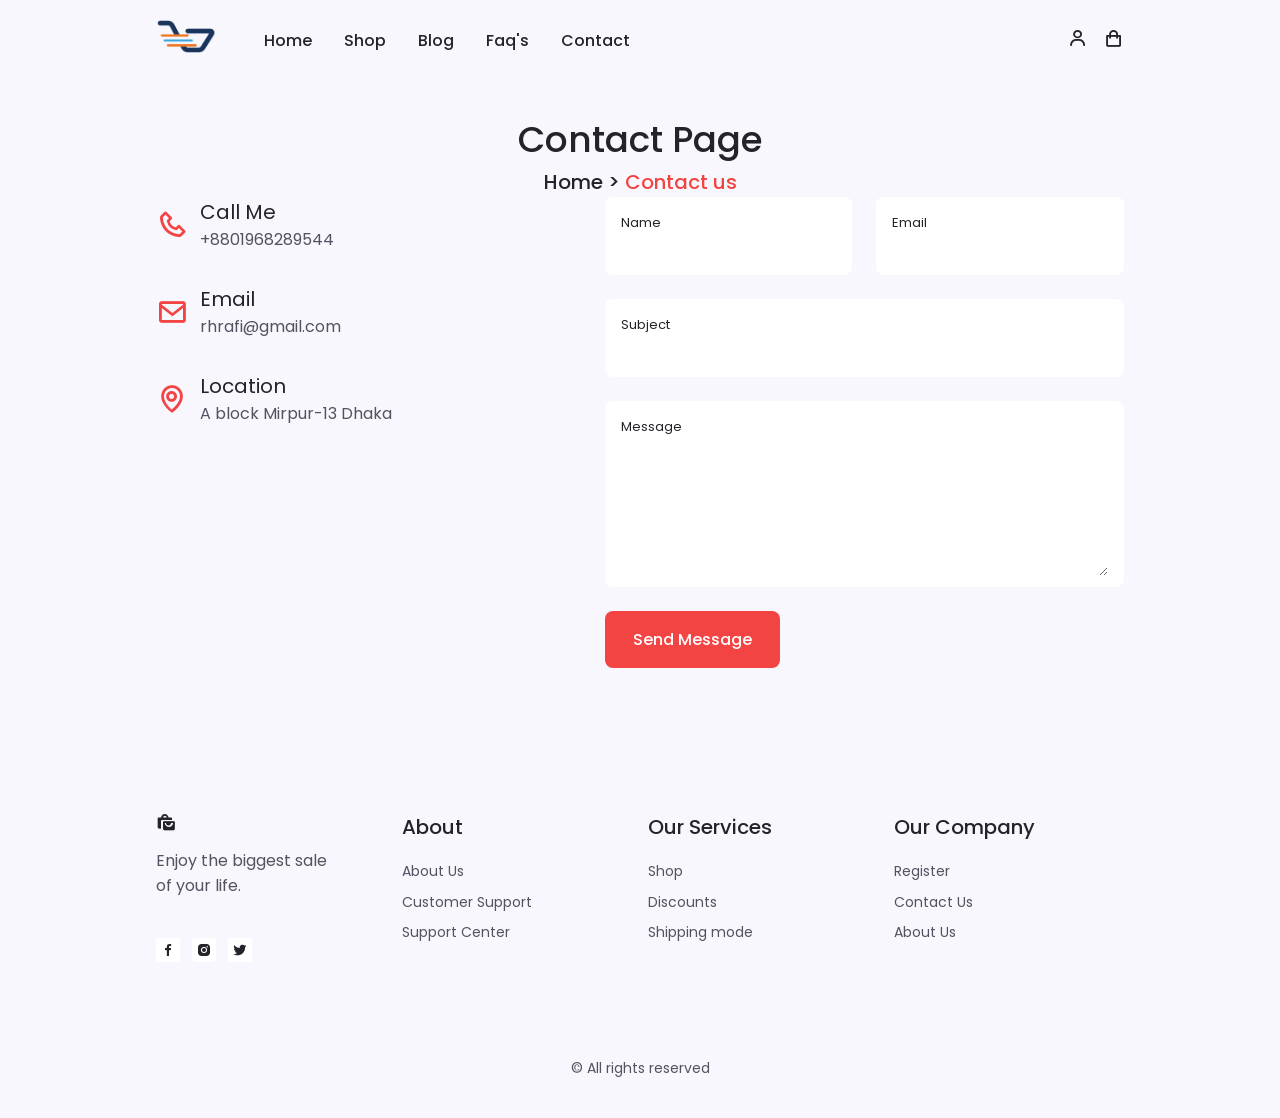
<file: contact.html>
<!DOCTYPE html>
<html lang="en">
<head>
    <meta charset="UTF-8">
    <meta http-equiv="X-UA-Compatible" content="IE=edge">
    <meta name="viewport" content="width=device-width, initial-scale=1.0">

    <!--=============== BOXICONS ===============-->
    <link rel="stylesheet" href="https://cdn.jsdelivr.net/npm/boxicons@latest/css/boxicons.min.css">

    <!--=============== SWIPER CSS ===============-->
    <link rel="stylesheet" href="assets/css/swiper-bundle.min.css">

    <!--=============== CSS ===============-->
    <link rel="stylesheet" href="assets/css/style.css">
    <link rel="stylesheet" href="assets/css/colors/color-1.css">

    <title>Responsive e-commerce website - Crypticalcoder</title>
</head>
<body>
    <!--=============== HEADER ===============-->
    <header class="header" id="header">
        <nav class="nav container">
            <a href="index.html" class="nav_logo" style="width: 60px; text-transform: capitalize;">
                <span style="color: var(--first-color); text-transform: uppercase;"><img src="assets/img/logo.png" alt="">
            </a>

            <div class="nav_menu" id="nav-menu">
                <ul class="nav_list">
                    <li class="nav_item">
                        <a href="index.html" class="nav_link">Home</a>
                    </li>

                    <li class="nav_item">
                        <a href="shop.html" class="nav_link">Shop</a>
                    </li>

                    <!-- <li class="nav_item">
                        <a href="cart.html" class="nav_link">Cart</a>
                    </li> -->

                    <li class="nav_item">
                        <a href="blog.html" class="nav_link">Blog</a>
                    </li>

                    <li class="nav_item">
                        <a href="faq.html" class="nav_link">Faq's</a>
                    </li>

                    <li class="nav_item">
                        <a href="contact.html" class="nav_link">Contact</a>
                    </li>
                </ul>
                <div class="nav_close" id="nav-close">
                    <i class="bx bx-x"></i>
                </div>
            </div>

            <div class="nav_btns">
                <div class="login_toggle" id="login-button">
                    <i class="bx bx-user"></i>
                </div>

                <div class="nav_shop" id="cart-shop">
                    <i class="bx bx-shopping-bag"></i>
                </div>

                <div class="nav_toggle" id="nav_toggle">
                    <i class="bx bx-grid-alt"></i>
                </div>
            </div>
        </nav>
    </header>

    <!--=============== CART ===============-->
    <div class="cart" id="cart">
        <i class="bx bx-x cart_close" id="cart_close"></i>

        <he class="cart_title-center">My Cart</he>
        <div class="cart_container">
            <article class="cart_card">
                <div class="cart_box">
                    <img src="assets/img/cart-1.png" alt="" class="cart_img">
                </div>
                <div class="cart_details">
                    <h3 class="cart_title">Windbreaker</h3>
                    <span class="cart_price" id="cart_item_1">12</span>

                    <div class="cart_amount">
                        <div class="cart_amount-content">
                            <span class="cart_amount-box">
                                <i class="bx bx-minus" id="siteBar_minus"></i>
                            </span>

                            <span class="cart_amount-number" id="cart_amount_number">1</span>

                            <span class="cart_amount-box">
                                <i class="bx bx-plus" id="siteBar_plus"></i>
                            </span>
                        </div>

                        <i class="bx bx-trash-alt cart_amount-trash"></i>
                    </div>
                </div>
            </article>

            <article class="cart_card">
                <div class="cart_box">
                    <img src="assets/img/cart-2.png" alt="" class="cart_img">
                </div>
                <div class="cart_details">
                    <h3 class="cart_title">Cardign Hoodie</h3>
                    <span class="cart_price" id="cart_item_2">16</span>

                    <div class="cart_amount">
                        <div class="cart_amount-content">
                            <span class="cart_amount-box">
                                <i class="bx bx-minus" id="siteBar_minus_2"></i>
                            </span>

                            <span class="cart_amount-number" id="cart_amount-number_2">1</span>

                            <span class="cart_amount-box">
                                <i class="bx bx-plus" id="siteBar_plus_2"></i>
                            </span>
                        </div>

                        <i class="bx bx-trash-alt cart_amount-trash"></i>
                    </div>
                </div>
            </article>

            <article class="cart_card">
                <div class="cart_box">
                    <img src="assets/img/cart-3.png" alt="" class="cart_img">
                </div>
                <div class="cart_details">
                    <h3 class="cart_title">Cartoon</h3>
                    <span class="cart_price" id="cart_item_3">20</span>

                    <div class="cart_amount">
                        <div class="cart_amount-content">
                            <span class="cart_amount-box">
                                <i class="bx bx-minus" id="siteBar_minus_3"></i>
                            </span>

                            <span class="cart_amount-number" id="cart_amount_number_3">1</span>

                            <span class="cart_amount-box">
                                <i class="bx bx-plus" id="siteBar_plus_3"></i>
                            </span>
                        </div>

                        <i class="bx bx-trash-alt cart_amount-trash" id="cart_amount_trash"></i>
                    </div>
                </div>
            </article>

        </div>

        <div class="cart_prices">
            <span class="cart_prices-item">3 item</span>
            <div>

                <span class="cart_prices-symbol" id="cart_total_symbol">$</span>
                <span class="cart_prices-total" id="cart_total_price">0</span>
            </div>
        </div>

    </div>

    <!--=============== LOGIN ===============-->
    <div class="login" id="login">
        <i class="bx bx-x cart_close" id="login-close"></i>
        <h2 class="login_title-center">Login</h2>
        <form action="" class="login_form grid">
            <div class="login_content">
                <label for="" class="login_label">Email</label>
                <input type="email" class="login_input">
            </div>
            <div class="login_content">
                <label for="" class="login_label">Password</label>
                <input type="password" class="login_input">
            </div>
            <div>
                <a href="#" class="button">Sign in</a>
            </div>
            <div>
                <p class="signup">Not a member? <a href="registration.html">Sign up now</a></p>
            </div>
        </form>

    </div>

    <!--=============== MAIN ===============-->
    <main class="main">
        <!--=============== CONTACT US ===============-->
        <section class="contact section container">
            <h2 class="breadcrumb_title">Contact Page</h2>
            <h3 class="breadcrumb_subtitle">Home > <span>Contact us</span></h3>

            <div class="contact_container grid">
                <div>
                    <div class="contact_information">
                        <i class="bx bx-phone contact_icon"></i>

                        <div>
                            <h3 class="contact_title">Call Me</h3>
                            <span class="contact_subtitle">+8801968289544</span>
                        </div>
                    </div>



                    <div class="contact_information">
                        <i class="bx bx-envelope contact_icon"></i>

                        <div>
                            <h3 class="contact_title">Email</h3>
                            <span class="contact_subtitle">rhrafi@gmail.com</span>
                        </div>
                    </div>


                    <div class="contact_information">
                        <i class="bx bx-map contact_icon"></i>

                        <div>
                            <h3 class="contact_title">Location</h3>
                            <span class="contact_subtitle">A block Mirpur-13 Dhaka</span>
                        </div>
                    </div>



                </div>


                <form action="" class="contact_form grid">
                    <div class="contact_inputs grid">
                        <div class="contact_content">
                            <label for="" class="contact_label">Name</label>
                            <input type="text" class="contact_input">
                        </div>


                        <div class="contact_content">
                            <label for="" class="contact_label">Email</label>
                            <input type="email" class="contact_input">
                        </div>
                    </div>

                    <div class="contact_content">
                        <label for="" class="contact_label">Subject</label>
                        <input type="text" class="contact_input">
                    </div>

                    <div class="contact_content">
                        <label for="" class="contact_label">Message</label>
                        <textarea name="" id="" cols="0" rows="7" class="contact_input"></textarea>
                    </div>


                    <div>
                        <a href="#" class="button">Send Message</a>
                    </div>
                </form>
            </div>

        </section>
    </main>

    <!--=============== FOOTER ===============-->
    <footer class="footer section">
        <div class="footer_container container grid">
            <div class="footer_content">
                <a href="#" class="footer_logo">
                    <i class="bx bxs-shopping-bags footer_logo-icon"></i>
                </a>

                <p class="footer_description">Enjoy the biggest sale <br> of your life.</p>

                <div class="footer_social">
                    <a href="#" class="footer_social-link"><i class="bx bxl-facebook"></i></a>

                    <a href="#" class="footer_social-link"><i class="bx bxl-instagram-alt"></i></a>

                    <a href="#" class="footer_social-link"><i class="bx bxl-twitter"></i></a>
                </div>
            </div>

            <!-- Footer content -->
            <div class="footer_content">
                <h3 class="footer_title">About</h3>

                <ul class="footer_links">
                    <li><a href="about.html" class="footer_link">About Us</a></li>
                    <li><a href="#" class="footer_link">Customer Support</a></li>
                    <li><a href="#" class="footer_link">Support Center</a></li>
                </ul>
            </div>

            <div class="footer_content">
                <h3 class="footer_title">Our Services</h3>

                <ul class="footer_links">
                    <li><a href="shop.html" class="footer_link">Shop</a></li>
                    <li><a href="#" class="footer_link">Discounts</a></li>
                    <li><a href="#" class="footer_link">Shipping mode</a></li>
                </ul>
            </div>

            <div class="footer_content">
                <h3 class="footer_title">Our Company</h3>

                <ul class="footer_links">
                    <li><a href="registration.html" class="footer_link">Register</a></li>
                    <li><a href="contact.html" class="footer_link">Contact Us</a></li>
                    <li><a href="about.html" class="footer_link">About Us</a></li>
                </ul>
            </div>



        </div>
        <span class="footer_copy">&#169; All rights reserved</span>
    </footer>

    <!--=============== SCROLL UP ===============-->
    <a href="#" class="scrollup" id="scroll-up">
        <i class="bx bx-up-arrow-alt scrollup_icon"></i>
    </a>
    <!--=============== STYLE SWITCHER ===============-->
    
    <!--=============== SWIPER JS ===============-->
    <script src="assets/js/swiper-bundle.min.js"></script>

    <!--=============== JS ===============-->
    <script src="assets/js/main.js"></script>
</body>
</html>
</file>
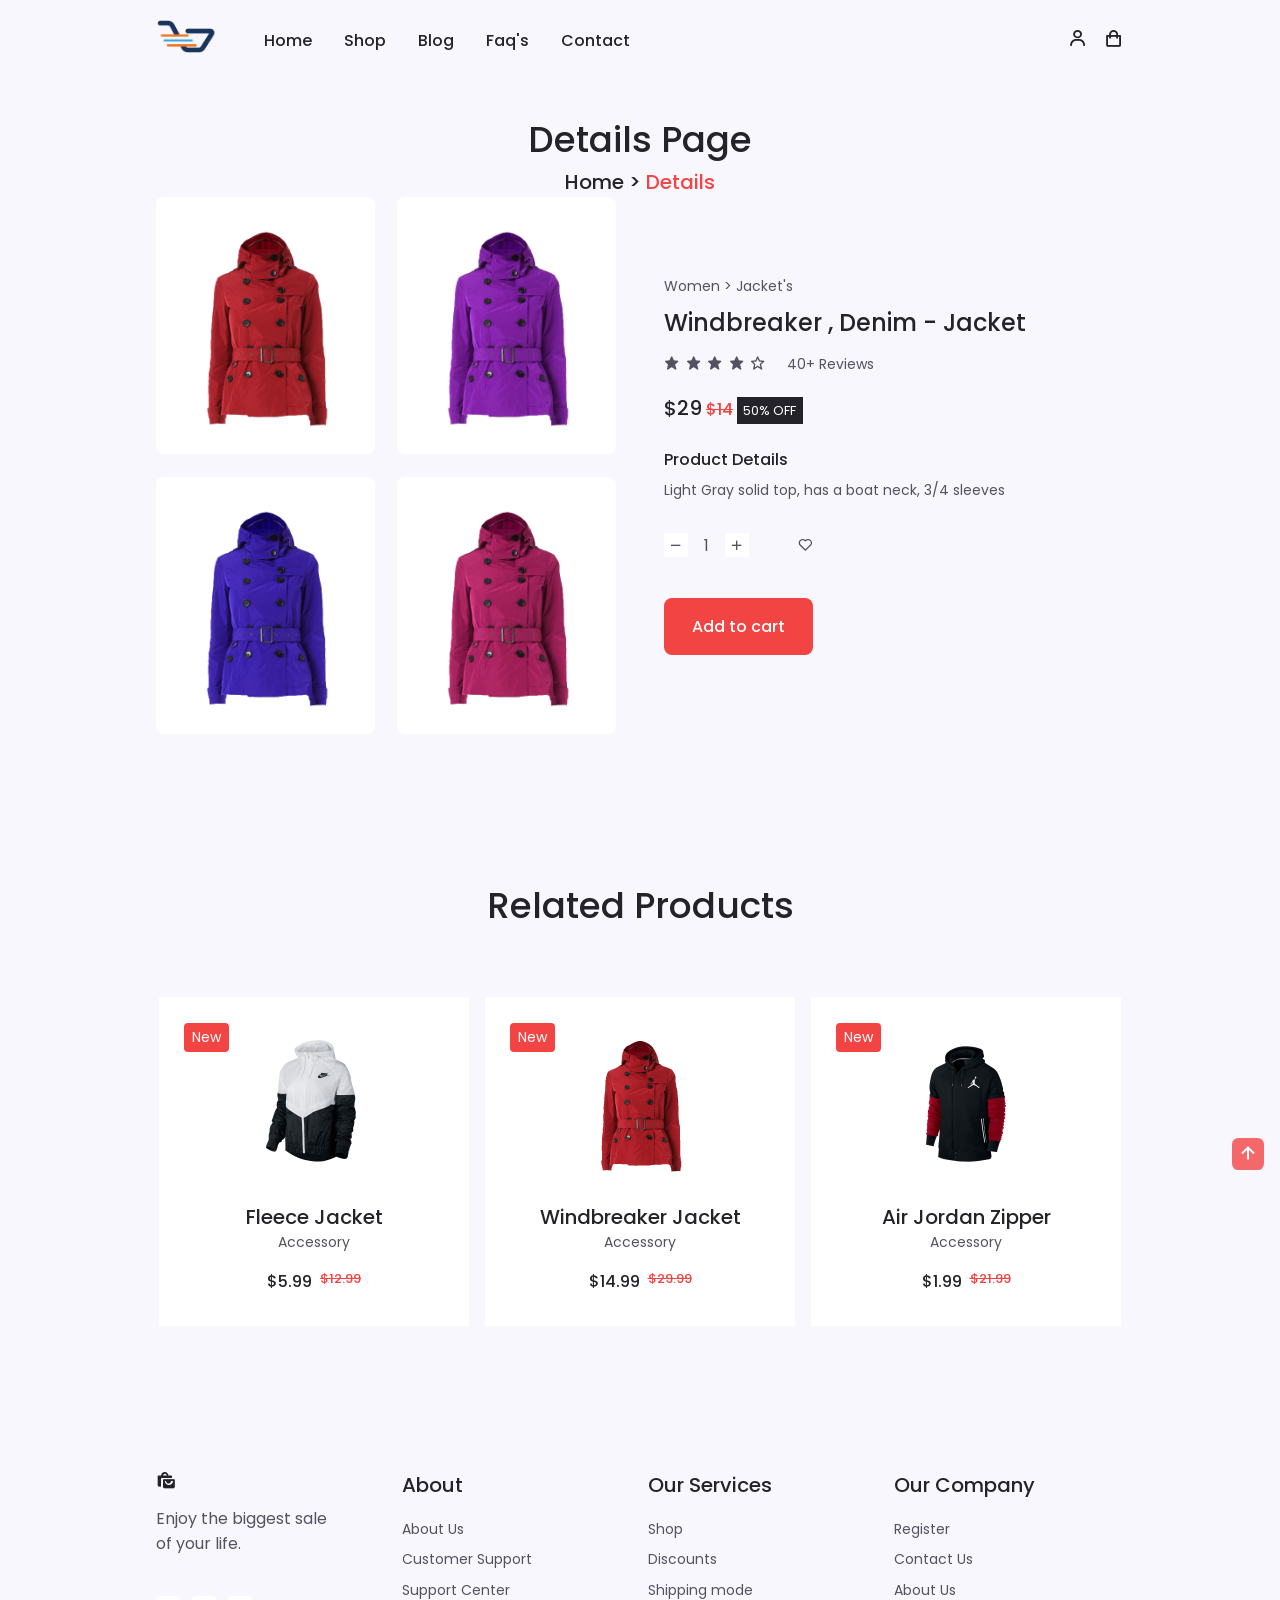
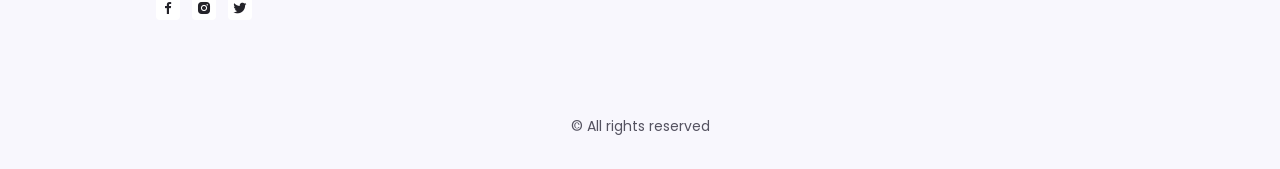
<file: details.html>
<!DOCTYPE html>
<html lang="en">
<head>
    <meta charset="UTF-8">
    <meta http-equiv="X-UA-Compatible" content="IE=edge">
    <meta name="viewport" content="width=device-width, initial-scale=1.0">

    <!--=============== BOXICONS ===============-->
    <link rel="stylesheet" href="https://cdn.jsdelivr.net/npm/boxicons@latest/css/boxicons.min.css">

    <!--=============== SWIPER CSS ===============-->
    <link rel="stylesheet" href="assets/css/swiper-bundle.min.css">

    <!--=============== CSS ===============-->
    <link rel="stylesheet" href="assets/css/style.css">
    <link rel="stylesheet" href="assets/css/colors/color-1.css">

    <title>Responsive e-commerce website - Crypticalcoder</title>
</head>
<body>
    <!--=============== HEADER ===============-->
    <header class="header" id="header">
        <nav class="nav container">
            <a href="index.html" class="nav_logo" style="width: 60px; text-transform: capitalize;">
                <span style="color: var(--first-color); text-transform: uppercase;"><img src="assets/img/logo.png" alt="">
            </a>

            <div class="nav_menu" id="nav-menu">
                <ul class="nav_list">
                    <li class="nav_item">
                        <a href="index.html" class="nav_link">Home</a>
                    </li>

                    <li class="nav_item">
                        <a href="shop.html" class="nav_link">Shop</a>
                    </li>

                    <!-- <li class="nav_item">
                        <a href="cart.html" class="nav_link">Cart</a>
                    </li> -->

                    <li class="nav_item">
                        <a href="blog.html" class="nav_link">Blog</a>
                    </li>

                    <li class="nav_item">
                        <a href="faq.html" class="nav_link">Faq's</a>
                    </li>

                    <li class="nav_item">
                        <a href="contact.html" class="nav_link">Contact</a>
                    </li>
                </ul>
                <div class="nav_close" id="nav-close">
                    <i class="bx bx-x"></i>
                </div>
            </div>

            <div class="nav_btns">
                <div class="login_toggle" id="login-button">
                    <i class="bx bx-user"></i>
                </div>

                <div class="nav_shop" id="cart-shop">
                    <i class="bx bx-shopping-bag"></i>
                </div>

                <div class="nav_toggle" id="nav_toggle">
                    <i class="bx bx-grid-alt"></i>
                </div>
            </div>
        </nav>
    </header>

    <!--=============== CART ===============-->
    <div class="cart" id="cart">
        <i class="bx bx-x cart_close" id="cart_close"></i>

        <he class="cart_title-center">My Cart</he>
        <div class="cart_container">
            <article class="cart_card">
                <div class="cart_box">
                    <img src="assets/img/cart-1.png" alt="" class="cart_img">
                </div>
                <div class="cart_details">
                    <h3 class="cart_title">Windbreaker</h3>
                    <span class="cart_price" id="cart_item_1">12</span>

                    <div class="cart_amount">
                        <div class="cart_amount-content">
                            <span class="cart_amount-box">
                                <i class="bx bx-minus" id="siteBar_minus"></i>
                            </span>

                            <span class="cart_amount-number" id="cart_amount_number">1</span>

                            <span class="cart_amount-box">
                                <i class="bx bx-plus" id="siteBar_plus"></i>
                            </span>
                        </div>

                        <i class="bx bx-trash-alt cart_amount-trash"></i>
                    </div>
                </div>
            </article>

            <article class="cart_card">
                <div class="cart_box">
                    <img src="assets/img/cart-2.png" alt="" class="cart_img">
                </div>
                <div class="cart_details">
                    <h3 class="cart_title">Cardign Hoodie</h3>
                    <span class="cart_price" id="cart_item_2">16</span>

                    <div class="cart_amount">
                        <div class="cart_amount-content">
                            <span class="cart_amount-box">
                                <i class="bx bx-minus" id="siteBar_minus_2"></i>
                            </span>

                            <span class="cart_amount-number" id="cart_amount-number_2">1</span>

                            <span class="cart_amount-box">
                                <i class="bx bx-plus" id="siteBar_plus_2"></i>
                            </span>
                        </div>

                        <i class="bx bx-trash-alt cart_amount-trash"></i>
                    </div>
                </div>
            </article>

            <article class="cart_card">
                <div class="cart_box">
                    <img src="assets/img/cart-3.png" alt="" class="cart_img">
                </div>
                <div class="cart_details">
                    <h3 class="cart_title">Cartoon</h3>
                    <span class="cart_price" id="cart_item_3">20</span>

                    <div class="cart_amount">
                        <div class="cart_amount-content">
                            <span class="cart_amount-box">
                                <i class="bx bx-minus" id="siteBar_minus_3"></i>
                            </span>

                            <span class="cart_amount-number" id="cart_amount_number_3">1</span>

                            <span class="cart_amount-box">
                                <i class="bx bx-plus" id="siteBar_plus_3"></i>
                            </span>
                        </div>

                        <i class="bx bx-trash-alt cart_amount-trash" id="cart_amount_trash"></i>
                    </div>
                </div>
            </article>

        </div>

        <div class="cart_prices">
            <span class="cart_prices-item">3 item</span>
            <div>

                <span class="cart_prices-symbol" id="cart_total_symbol">$</span>
                <span class="cart_prices-total" id="cart_total_price">0</span>
            </div>
        </div>

    </div>


    <!--=============== LOGIN ===============-->
    <div class="login" id="login">
        <i class="bx bx-x cart_close" id="login-close"></i>
        <h2 class="login_title-center">Login</h2>
        <form action="" class="login_form grid">
            <div class="login_content">
                <label for="" class="login_label">Email</label>
                <input type="email" class="login_input">
            </div>
            <div class="login_content">
                <label for="" class="login_label">Password</label>
                <input type="password" class="login_input">
            </div>
            <div>
                <a href="#" class="button">Sign in</a>
            </div>
            <div>
                <p class="signup">Not a member? <a href="registration.html">Sign up now</a></p>
            </div>
        </form>

    </div>

    <!--=============== MAIN ===============-->
    <main class="main">
        <!--=============== DETAILS ===============-->
        <section class="details section container">
            <h2 class="breadcrumb_title">Details Page</h2>
            <h3 class="breadcrumb_subtitle">Home > <span>Details</span></h3>


            <div class="details_container grid">
                <div class="product_images grid">
                    
                    <div class="product_img">                      
                        <img src="assets/img/details-1.png" alt="">
                    </div>

                    <div class="product_img">
                        
                        <img src="assets/img/details-2.png" alt="">
                    </div>

                    <div class="product_img">
                        
                        <img src="assets/img/details-3.png" alt="">
                    </div>

                    <div class="product_img">
                        
                        <img src="assets/img/details-4.png" alt="">
                    </div>
                </div>


                <div class="product_info">
                    <p class="details_subtitle">Women > Jacket's</p>
                    <h3 class="details_title">Windbreaker , Denim - Jacket</h3>

                    <div class="rating">
                        <div class="stars">
                            <i class="bx bxs-star"></i>
                            <i class="bx bxs-star"></i>
                            <i class="bx bxs-star"></i>
                            <i class="bx bxs-star"></i>
                            <i class="bx bx-star"></i>
                        </div>
                        <span class="reviews_count">40+ Reviews</span>
                    </div>

                    <div class="details_prices">
                        <span class="details_price" id="product_price">
                            $29
                        </span>
                        <span class="details_discount">$14</span>
                        <span class="discount_percentage">50% OFF</span>
                    </div>


                    <div class="details_description">
                        <h3 class="description_title">
                            Product Details
                        </h3>

                        <div class="description_details">
                            <p>Light Gray solid top, has a boat neck, 3/4 sleeves</p>
                        </div>
                    </div>


                    <div class="cart_amount">
                        <div class="cart_amount-content">
                            <span class="cart_amount-box">
                                <i class="bx bx-minus" id="minus"></i>
                            </span>

                            <span class="cart_amount-number" id="product_counter">1</span>

                            <span class="cart_amount-box">
                                <i class="bx bx-plus" id="plus"></i>
                            </span>
                        </div>

                        <i class="bx bx-heart cart_amount-heart"></i>
                    </div>

                    <a href="#" class="button">Add to cart</a>
                </div>
            </div>
        </section>

        <!--=============== RELATED PRODUCTS ===============-->
        <section class="related__products section">
            <h2 class="section__title" style="text-align: center;">Related Products</h2>

            <div class="new_container container">
                <div class="swiper new-swiper">
                    <div class="swiper-wrapper">
                        <div class="new_content swiper-slide">
                            <div class="new_tag">New</div>
                            <img src="assets/img/new-1.png" class="new_img">
                            <h3 class="new_title">Windbreaker Jacket</h3>
                            <span class="new_subtitle">Accessory</span>

                            <div class="new_prices">
                                <span class="new_price">$14.99</span>
                                <span class="new_discount">$29.99</span>
                            </div>


                            <a href="details.html" class="button new_button">
                                <i class="bx bx-cart-alt new_icon"></i>
                            </a>
                        </div>


                        <div class="new_content swiper-slide">
                            <div class="new_tag">New</div>
                            <img src="assets/img/new-2.png" class="new_img">
                            <h3 class="new_title">Air Jordan Zipper</h3>
                            <span class="new_subtitle">Accessory</span>

                            <div class="new_prices">
                                <span class="new_price">$1.99</span>
                                <span class="new_discount">$21.99</span>
                            </div>


                            <a href="details.html" class="button new_button">
                                <i class="bx bx-cart-alt new_icon"></i>
                            </a>
                        </div>


                        <div class="new_content swiper-slide">
                            <div class="new_tag">New</div>
                            <img src="assets/img/new-3.png" class="new_img">
                            <h3 class="new_title">Fur Jacket</h3>
                            <span class="new_subtitle">Accessory</span>

                            <div class="new_prices">
                                <span class="new_price">$4.99</span>
                                <span class="new_discount">$9.99</span>
                            </div>


                            <a href="details.html" class="button new_button">
                                <i class="bx bx-cart-alt new_icon"></i>
                            </a>
                        </div>


                        <div class="new_content swiper-slide">
                            <div class="new_tag">New</div>
                            <img src="assets/img/new-4.png" class="new_img">
                            <h3 class="new_title">Fleece Jacket</h3>
                            <span class="new_subtitle">Accessory</span>

                            <div class="new_prices">
                                <span class="new_price">$24.99</span>
                                <span class="new_discount">$44.99</span>
                            </div>


                            <a href="details.html" class="button new_button">
                                <i class="bx bx-cart-alt new_icon"></i>
                            </a>
                        </div>

                        <div class="new_content swiper-slide">
                            <div class="new_tag">New</div>
                            <img src="assets/img/new-5.png" class="new_img">
                            <h3 class="new_title">Nike Hoodie</h3>
                            <span class="new_subtitle">Accessory</span>

                            <div class="new_prices">
                                <span class="new_price">$7.99</span>
                                <span class="new_discount">$14.99</span>
                            </div>


                            <a href="details.html" class="button new_button">
                                <i class="bx bx-cart-alt new_icon"></i>
                            </a>
                        </div>


                        <div class="new_content swiper-slide">
                            <div class="new_tag">New</div>
                            <img src="assets/img/new-6.png" class="new_img">
                            <h3 class="new_title">Fleece Jacket</h3>
                            <span class="new_subtitle">Accessory</span>

                            <div class="new_prices">
                                <span class="new_price">$5.99</span>
                                <span class="new_discount">$12.99</span>
                            </div>


                            <a href="details.html" class="button new_button">
                                <i class="bx bx-cart-alt new_icon"></i>
                            </a>
                        </div>




                    </div>
                </div>
            </div>
        </section>
    </main>

    <!--=============== FOOTER ===============-->
    <footer class="footer section">
        <div class="footer_container container grid">
            <div class="footer_content">
                <a href="#" class="footer_logo">
                    <i class="bx bxs-shopping-bags footer_logo-icon"></i>
                </a>

                <p class="footer_description">Enjoy the biggest sale <br> of your life.</p>

                <div class="footer_social">
                    <a href="#" class="footer_social-link"><i class="bx bxl-facebook"></i></a>

                    <a href="#" class="footer_social-link"><i class="bx bxl-instagram-alt"></i></a>

                    <a href="#" class="footer_social-link"><i class="bx bxl-twitter"></i></a>
                </div>
            </div>

            <!-- Footer content -->
            <div class="footer_content">
                <h3 class="footer_title">About</h3>

                <ul class="footer_links">
                    <li><a href="about.html" class="footer_link">About Us</a></li>
                    <li><a href="#" class="footer_link">Customer Support</a></li>
                    <li><a href="#" class="footer_link">Support Center</a></li>
                </ul>
            </div>

            <div class="footer_content">
                <h3 class="footer_title">Our Services</h3>

                <ul class="footer_links">
                    <li><a href="shop.html" class="footer_link">Shop</a></li>
                    <li><a href="#" class="footer_link">Discounts</a></li>
                    <li><a href="#" class="footer_link">Shipping mode</a></li>
                </ul>
            </div>

            <div class="footer_content">
                <h3 class="footer_title">Our Company</h3>

                <ul class="footer_links">
                    <li><a href="registration.html" class="footer_link">Register</a></li>
                    <li><a href="contact.html" class="footer_link">Contact Us</a></li>
                    <li><a href="about.html" class="footer_link">About Us</a></li>
                </ul>
            </div>



        </div>
        <span class="footer_copy">&#169; All rights reserved</span>
    </footer>
    <!--=============== LIGHTBOX ===============-->

    <!--=============== SCROLL UP ===============-->
    <a href="#" class="scrollup" id="scroll-up">
        <i class="bx bx-up-arrow-alt scrollup_icon"></i>
    </a>
    <!--=============== STYLE SWITCHER ===============-->
    
    <!--=============== SWIPER JS ===============-->
    <script src="assets/js/swiper-bundle.min.js"></script>




    <!--=============== JS ===============-->
    <script src="assets/js/main.js"></script>
</body>
</html>
</file>
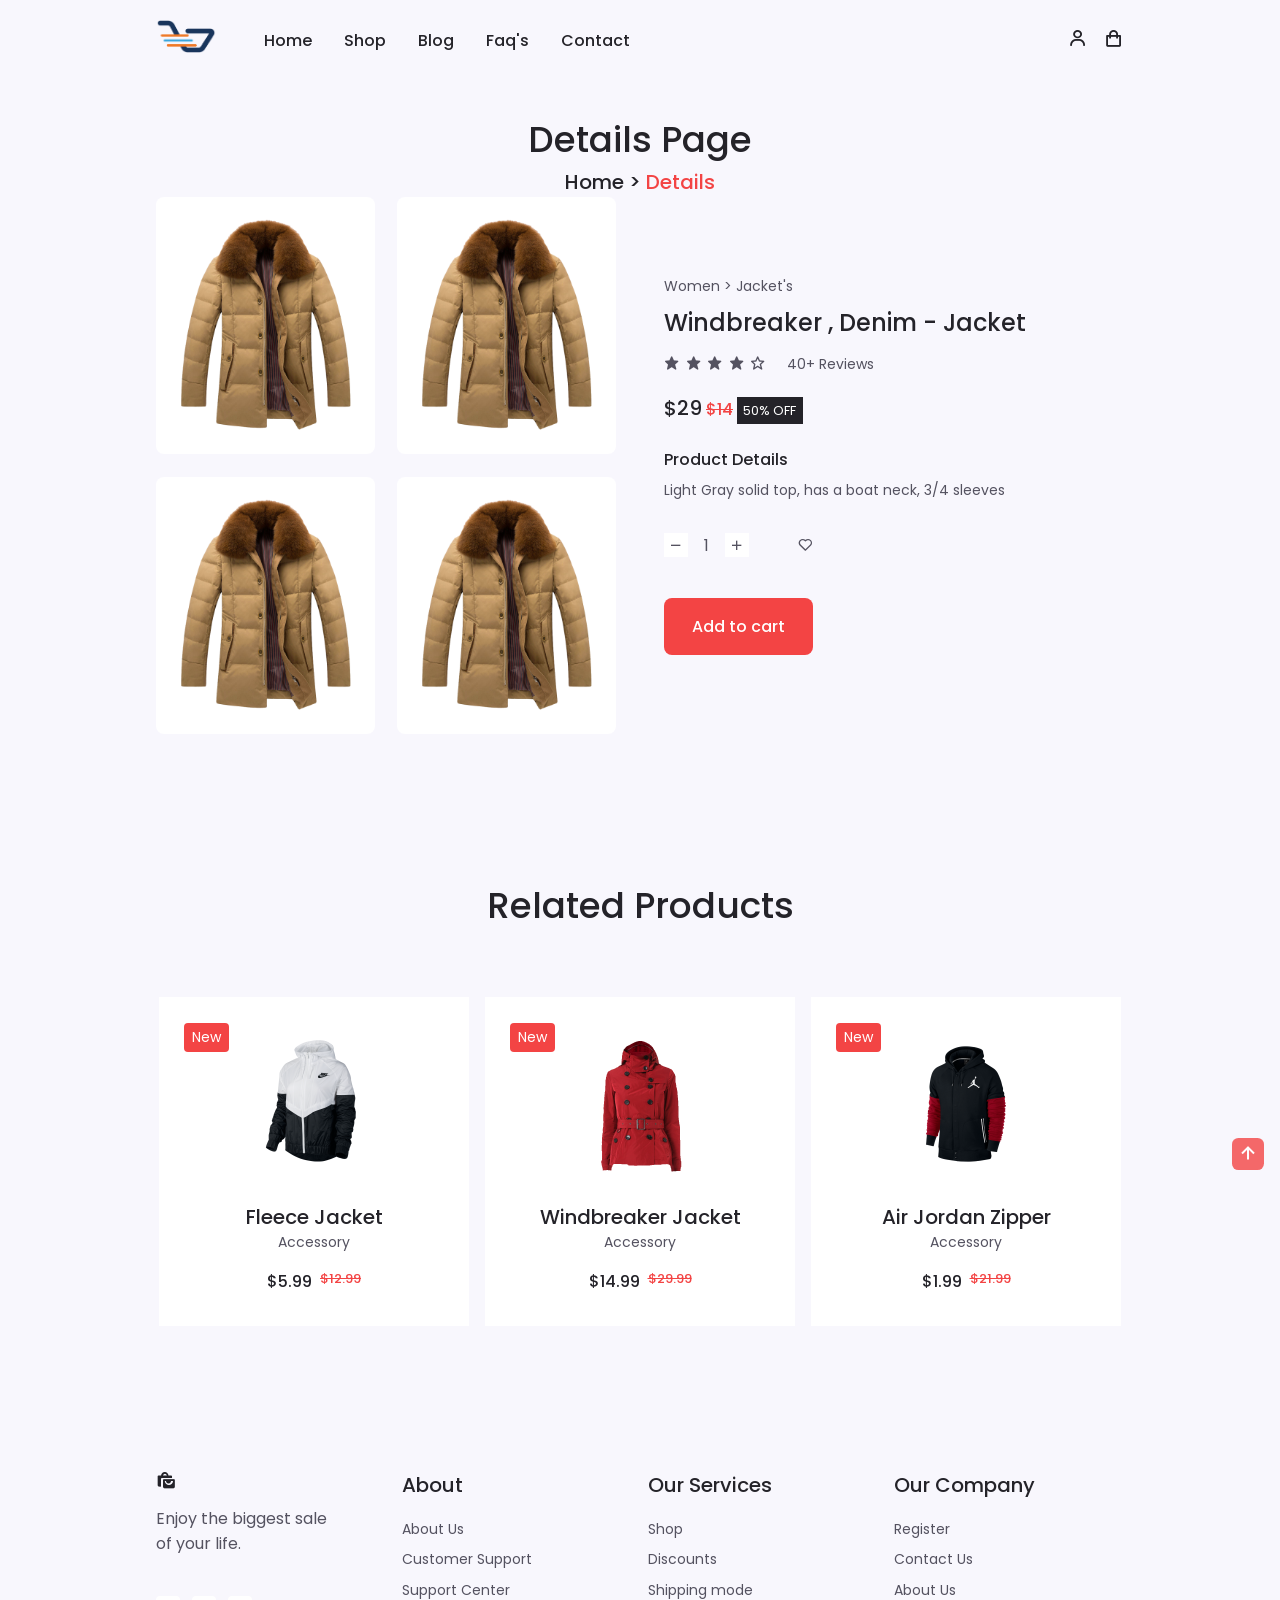
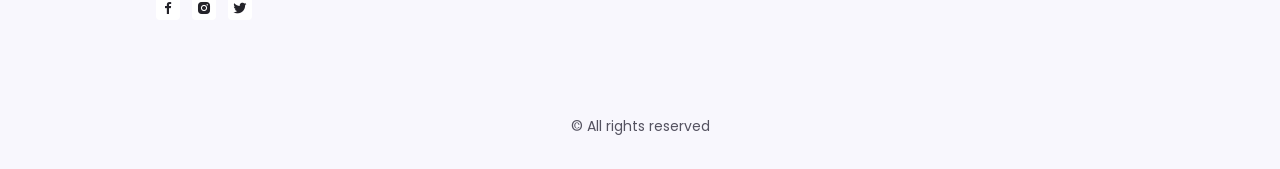
<file: details10.html>
<!DOCTYPE html>
<html lang="en">
<head>
    <meta charset="UTF-8">
    <meta http-equiv="X-UA-Compatible" content="IE=edge">
    <meta name="viewport" content="width=device-width, initial-scale=1.0">

    <!--=============== BOXICONS ===============-->
    <link rel="stylesheet" href="https://cdn.jsdelivr.net/npm/boxicons@latest/css/boxicons.min.css">

    <!--=============== SWIPER CSS ===============-->
    <link rel="stylesheet" href="assets/css/swiper-bundle.min.css">

    <!--=============== CSS ===============-->
    <link rel="stylesheet" href="assets/css/style.css">
    <link rel="stylesheet" href="assets/css/colors/color-1.css">

    <title>Responsive e-commerce website - Crypticalcoder</title>
</head>
<body>
    <!--=============== HEADER ===============-->
    <header class="header" id="header">
        <nav class="nav container">
            <a href="index.html" class="nav_logo" style="width: 60px; text-transform: capitalize;">
                <span style="color: var(--first-color); text-transform: uppercase;"><img src="assets/img/logo.png" alt="">
            </a>

            <div class="nav_menu" id="nav-menu">
                <ul class="nav_list">
                    <li class="nav_item">
                        <a href="index.html" class="nav_link">Home</a>
                    </li>

                    <li class="nav_item">
                        <a href="shop.html" class="nav_link">Shop</a>
                    </li>

                    <!-- <li class="nav_item">
                        <a href="cart.html" class="nav_link">Cart</a>
                    </li> -->

                    <li class="nav_item">
                        <a href="blog.html" class="nav_link">Blog</a>
                    </li>

                    <li class="nav_item">
                        <a href="faq.html" class="nav_link">Faq's</a>
                    </li>

                    <li class="nav_item">
                        <a href="contact.html" class="nav_link">Contact</a>
                    </li>
                </ul>
                <div class="nav_close" id="nav-close">
                    <i class="bx bx-x"></i>
                </div>
            </div>

            <div class="nav_btns">
                <div class="login_toggle" id="login-button">
                    <i class="bx bx-user"></i>
                </div>

                <div class="nav_shop" id="cart-shop">
                    <i class="bx bx-shopping-bag"></i>
                </div>

                <div class="nav_toggle" id="nav_toggle">
                    <i class="bx bx-grid-alt"></i>
                </div>
            </div>
        </nav>
    </header>

    <!--=============== CART ===============-->
    <div class="cart" id="cart">
        <i class="bx bx-x cart_close" id="cart_close"></i>

        <he class="cart_title-center">My Cart</he>
        <div class="cart_container">
            <article class="cart_card">
                <div class="cart_box">
                    <img src="assets/img/cart-1.png" alt="" class="cart_img">
                </div>
                <div class="cart_details">
                    <h3 class="cart_title">Windbreaker</h3>
                    <span class="cart_price" id="cart_item_1">12</span>

                    <div class="cart_amount">
                        <div class="cart_amount-content">
                            <span class="cart_amount-box">
                                <i class="bx bx-minus" id="siteBar_minus"></i>
                            </span>

                            <span class="cart_amount-number" id="cart_amount_number">1</span>

                            <span class="cart_amount-box">
                                <i class="bx bx-plus" id="siteBar_plus"></i>
                            </span>
                        </div>

                        <i class="bx bx-trash-alt cart_amount-trash"></i>
                    </div>
                </div>
            </article>

            <article class="cart_card">
                <div class="cart_box">
                    <img src="assets/img/cart-2.png" alt="" class="cart_img">
                </div>
                <div class="cart_details">
                    <h3 class="cart_title">Cardign Hoodie</h3>
                    <span class="cart_price" id="cart_item_2">16</span>

                    <div class="cart_amount">
                        <div class="cart_amount-content">
                            <span class="cart_amount-box">
                                <i class="bx bx-minus" id="siteBar_minus_2"></i>
                            </span>

                            <span class="cart_amount-number" id="cart_amount-number_2">1</span>

                            <span class="cart_amount-box">
                                <i class="bx bx-plus" id="siteBar_plus_2"></i>
                            </span>
                        </div>

                        <i class="bx bx-trash-alt cart_amount-trash"></i>
                    </div>
                </div>
            </article>

            <article class="cart_card">
                <div class="cart_box">
                    <img src="assets/img/cart-3.png" alt="" class="cart_img">
                </div>
                <div class="cart_details">
                    <h3 class="cart_title">Cartoon</h3>
                    <span class="cart_price" id="cart_item_3">20</span>

                    <div class="cart_amount">
                        <div class="cart_amount-content">
                            <span class="cart_amount-box">
                                <i class="bx bx-minus" id="siteBar_minus_3"></i>
                            </span>

                            <span class="cart_amount-number" id="cart_amount_number_3">1</span>

                            <span class="cart_amount-box">
                                <i class="bx bx-plus" id="siteBar_plus_3"></i>
                            </span>
                        </div>

                        <i class="bx bx-trash-alt cart_amount-trash" id="cart_amount_trash"></i>
                    </div>
                </div>
            </article>

        </div>

        <div class="cart_prices">
            <span class="cart_prices-item">3 item</span>
            <div>

                <span class="cart_prices-symbol" id="cart_total_symbol">$</span>
                <span class="cart_prices-total" id="cart_total_price">0</span>
            </div>
        </div>

    </div>


    <!--=============== LOGIN ===============-->
    <div class="login" id="login">
        <i class="bx bx-x cart_close" id="login-close"></i>
        <h2 class="login_title-center">Login</h2>
        <form action="" class="login_form grid">
            <div class="login_content">
                <label for="" class="login_label">Email</label>
                <input type="email" class="login_input">
            </div>
            <div class="login_content">
                <label for="" class="login_label">Password</label>
                <input type="password" class="login_input">
            </div>
            <div>
                <a href="#" class="button">Sign in</a>
            </div>
            <div>
                <p class="signup">Not a member? <a href="registration.html">Sign up now</a></p>
            </div>
        </form>

    </div>

    <!--=============== MAIN ===============-->
    <main class="main">
        <!--=============== DETAILS ===============-->
        <section class="details section container">
            <h2 class="breadcrumb_title">Details Page</h2>
            <h3 class="breadcrumb_subtitle">Home > <span>Details</span></h3>


            <div class="details_container grid">
                <div class="product_images grid">
                    
                    <div class="product_img">                      
                        <img src="assets/img/product-1.png" alt="">
                    </div>

                    <div class="product_img">
                        
                        <img src="assets/img/product-1.png" alt="">
                    </div>

                    <div class="product_img">
                        
                        <img src="assets/img/product-1.png" alt="">
                    </div>

                    <div class="product_img">
                        
                        <img src="assets/img/product-1.png" alt="">
                    </div>
                </div>


                <div class="product_info">
                    <p class="details_subtitle">Women > Jacket's</p>
                    <h3 class="details_title">Windbreaker , Denim - Jacket</h3>

                    <div class="rating">
                        <div class="stars">
                            <i class="bx bxs-star"></i>
                            <i class="bx bxs-star"></i>
                            <i class="bx bxs-star"></i>
                            <i class="bx bxs-star"></i>
                            <i class="bx bx-star"></i>
                        </div>
                        <span class="reviews_count">40+ Reviews</span>
                    </div>

                    <div class="details_prices">
                        <span class="details_price" id="product_price">
                            $29
                        </span>
                        <span class="details_discount">$14</span>
                        <span class="discount_percentage">50% OFF</span>
                    </div>


                    <div class="details_description">
                        <h3 class="description_title">
                            Product Details
                        </h3>

                        <div class="description_details">
                            <p>Light Gray solid top, has a boat neck, 3/4 sleeves</p>
                        </div>
                    </div>


                    <div class="cart_amount">
                        <div class="cart_amount-content">
                            <span class="cart_amount-box">
                                <i class="bx bx-minus" id="minus"></i>
                            </span>

                            <span class="cart_amount-number" id="product_counter">1</span>

                            <span class="cart_amount-box">
                                <i class="bx bx-plus" id="plus"></i>
                            </span>
                        </div>

                        <i class="bx bx-heart cart_amount-heart"></i>
                    </div>

                    <a href="#" class="button">Add to cart</a>
                </div>
            </div>
        </section>

        <!--=============== RELATED PRODUCTS ===============-->
        <section class="related__products section">
            <h2 class="section__title" style="text-align: center;">Related Products</h2>

            <div class="new_container container">
                <div class="swiper new-swiper">
                    <div class="swiper-wrapper">
                        <div class="new_content swiper-slide">
                            <div class="new_tag">New</div>
                            <img src="assets/img/new-1.png" class="new_img">
                            <h3 class="new_title">Windbreaker Jacket</h3>
                            <span class="new_subtitle">Accessory</span>

                            <div class="new_prices">
                                <span class="new_price">$14.99</span>
                                <span class="new_discount">$29.99</span>
                            </div>


                            <a href="details.html" class="button new_button">
                                <i class="bx bx-cart-alt new_icon"></i>
                            </a>
                        </div>


                        <div class="new_content swiper-slide">
                            <div class="new_tag">New</div>
                            <img src="assets/img/new-2.png" class="new_img">
                            <h3 class="new_title">Air Jordan Zipper</h3>
                            <span class="new_subtitle">Accessory</span>

                            <div class="new_prices">
                                <span class="new_price">$1.99</span>
                                <span class="new_discount">$21.99</span>
                            </div>


                            <a href="details.html" class="button new_button">
                                <i class="bx bx-cart-alt new_icon"></i>
                            </a>
                        </div>


                        <div class="new_content swiper-slide">
                            <div class="new_tag">New</div>
                            <img src="assets/img/new-3.png" class="new_img">
                            <h3 class="new_title">Fur Jacket</h3>
                            <span class="new_subtitle">Accessory</span>

                            <div class="new_prices">
                                <span class="new_price">$4.99</span>
                                <span class="new_discount">$9.99</span>
                            </div>


                            <a href="details.html" class="button new_button">
                                <i class="bx bx-cart-alt new_icon"></i>
                            </a>
                        </div>


                        <div class="new_content swiper-slide">
                            <div class="new_tag">New</div>
                            <img src="assets/img/new-4.png" class="new_img">
                            <h3 class="new_title">Fleece Jacket</h3>
                            <span class="new_subtitle">Accessory</span>

                            <div class="new_prices">
                                <span class="new_price">$24.99</span>
                                <span class="new_discount">$44.99</span>
                            </div>


                            <a href="details.html" class="button new_button">
                                <i class="bx bx-cart-alt new_icon"></i>
                            </a>
                        </div>

                        <div class="new_content swiper-slide">
                            <div class="new_tag">New</div>
                            <img src="assets/img/new-5.png" class="new_img">
                            <h3 class="new_title">Nike Hoodie</h3>
                            <span class="new_subtitle">Accessory</span>

                            <div class="new_prices">
                                <span class="new_price">$7.99</span>
                                <span class="new_discount">$14.99</span>
                            </div>


                            <a href="details.html" class="button new_button">
                                <i class="bx bx-cart-alt new_icon"></i>
                            </a>
                        </div>


                        <div class="new_content swiper-slide">
                            <div class="new_tag">New</div>
                            <img src="assets/img/new-6.png" class="new_img">
                            <h3 class="new_title">Fleece Jacket</h3>
                            <span class="new_subtitle">Accessory</span>

                            <div class="new_prices">
                                <span class="new_price">$5.99</span>
                                <span class="new_discount">$12.99</span>
                            </div>


                            <a href="details.html" class="button new_button">
                                <i class="bx bx-cart-alt new_icon"></i>
                            </a>
                        </div>




                    </div>
                </div>
            </div>
        </section>
    </main>

    <!--=============== FOOTER ===============-->
    <footer class="footer section">
        <div class="footer_container container grid">
            <div class="footer_content">
                <a href="#" class="footer_logo">
                    <i class="bx bxs-shopping-bags footer_logo-icon"></i>
                </a>

                <p class="footer_description">Enjoy the biggest sale <br> of your life.</p>

                <div class="footer_social">
                    <a href="#" class="footer_social-link"><i class="bx bxl-facebook"></i></a>

                    <a href="#" class="footer_social-link"><i class="bx bxl-instagram-alt"></i></a>

                    <a href="#" class="footer_social-link"><i class="bx bxl-twitter"></i></a>
                </div>
            </div>

            <!-- Footer content -->
            <div class="footer_content">
                <h3 class="footer_title">About</h3>

                <ul class="footer_links">
                    <li><a href="about.html" class="footer_link">About Us</a></li>
                    <li><a href="#" class="footer_link">Customer Support</a></li>
                    <li><a href="#" class="footer_link">Support Center</a></li>
                </ul>
            </div>

            <div class="footer_content">
                <h3 class="footer_title">Our Services</h3>

                <ul class="footer_links">
                    <li><a href="shop.html" class="footer_link">Shop</a></li>
                    <li><a href="#" class="footer_link">Discounts</a></li>
                    <li><a href="#" class="footer_link">Shipping mode</a></li>
                </ul>
            </div>

            <div class="footer_content">
                <h3 class="footer_title">Our Company</h3>

                <ul class="footer_links">
                    <li><a href="registration.html" class="footer_link">Register</a></li>
                    <li><a href="contact.html" class="footer_link">Contact Us</a></li>
                    <li><a href="about.html" class="footer_link">About Us</a></li>
                </ul>
            </div>



        </div>
        <span class="footer_copy">&#169; All rights reserved</span>
    </footer>
    <!--=============== LIGHTBOX ===============-->

    <!--=============== SCROLL UP ===============-->
    <a href="#" class="scrollup" id="scroll-up">
        <i class="bx bx-up-arrow-alt scrollup_icon"></i>
    </a>
    <!--=============== STYLE SWITCHER ===============-->
    
    <!--=============== SWIPER JS ===============-->
    <script src="assets/js/swiper-bundle.min.js"></script>




    <!--=============== JS ===============-->
    <script src="assets/js/main.js"></script>
</body>
</html>
</file>
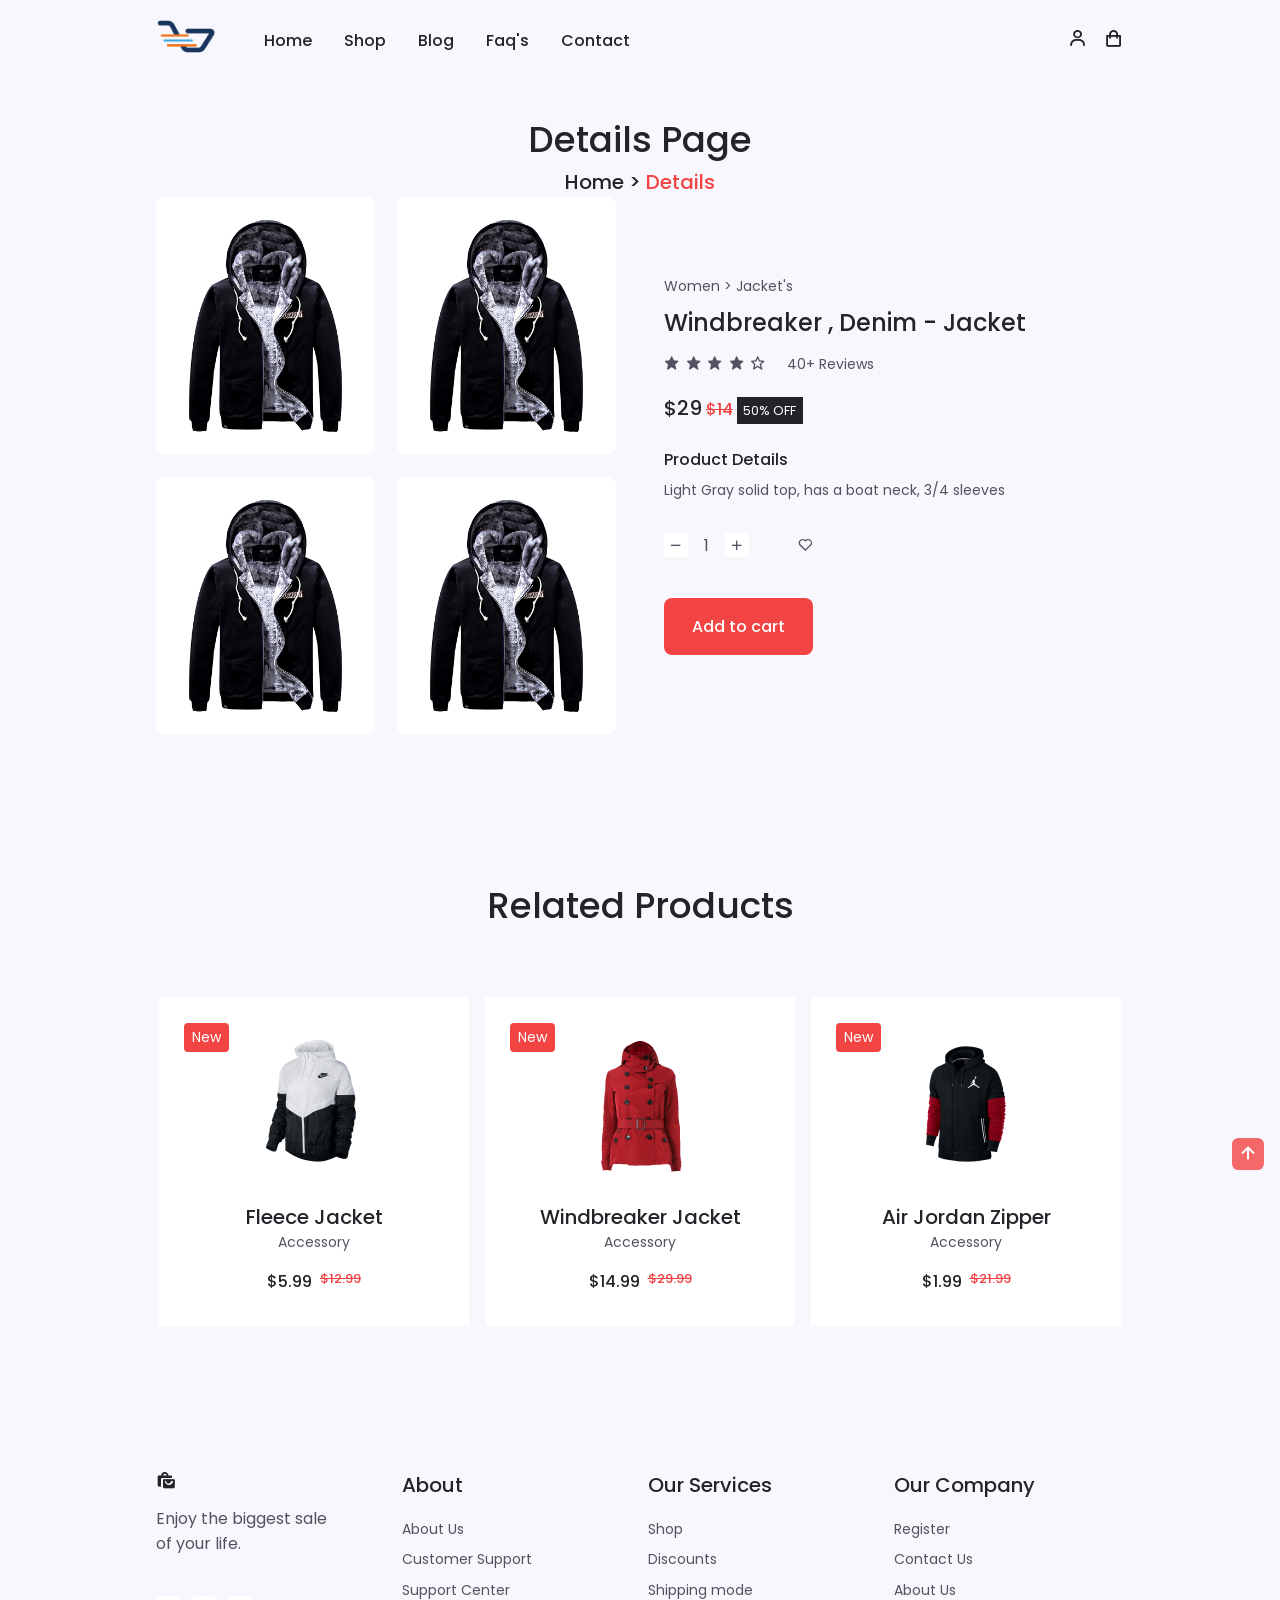
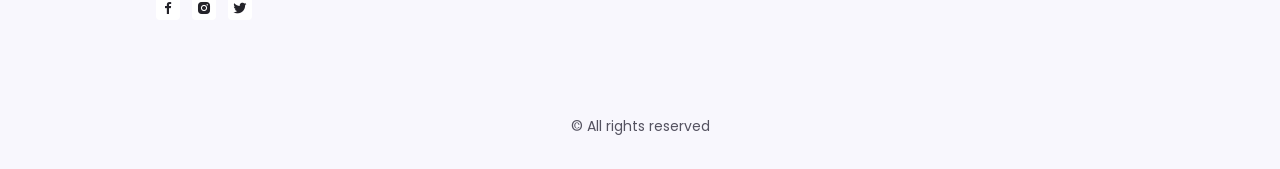
<file: details11.html>
<!DOCTYPE html>
<html lang="en">
<head>
    <meta charset="UTF-8">
    <meta http-equiv="X-UA-Compatible" content="IE=edge">
    <meta name="viewport" content="width=device-width, initial-scale=1.0">

    <!--=============== BOXICONS ===============-->
    <link rel="stylesheet" href="https://cdn.jsdelivr.net/npm/boxicons@latest/css/boxicons.min.css">

    <!--=============== SWIPER CSS ===============-->
    <link rel="stylesheet" href="assets/css/swiper-bundle.min.css">

    <!--=============== CSS ===============-->
    <link rel="stylesheet" href="assets/css/style.css">
    <link rel="stylesheet" href="assets/css/colors/color-1.css">

    <title>Responsive e-commerce website - Crypticalcoder</title>
</head>
<body>
    <!--=============== HEADER ===============-->
    <header class="header" id="header">
        <nav class="nav container">
            <a href="index.html" class="nav_logo" style="width: 60px; text-transform: capitalize;">
                <span style="color: var(--first-color); text-transform: uppercase;"><img src="assets/img/logo.png" alt="">
            </a>

            <div class="nav_menu" id="nav-menu">
                <ul class="nav_list">
                    <li class="nav_item">
                        <a href="index.html" class="nav_link">Home</a>
                    </li>

                    <li class="nav_item">
                        <a href="shop.html" class="nav_link">Shop</a>
                    </li>

                    <!-- <li class="nav_item">
                        <a href="cart.html" class="nav_link">Cart</a>
                    </li> -->

                    <li class="nav_item">
                        <a href="blog.html" class="nav_link">Blog</a>
                    </li>

                    <li class="nav_item">
                        <a href="faq.html" class="nav_link">Faq's</a>
                    </li>

                    <li class="nav_item">
                        <a href="contact.html" class="nav_link">Contact</a>
                    </li>
                </ul>
                <div class="nav_close" id="nav-close">
                    <i class="bx bx-x"></i>
                </div>
            </div>

            <div class="nav_btns">
                <div class="login_toggle" id="login-button">
                    <i class="bx bx-user"></i>
                </div>

                <div class="nav_shop" id="cart-shop">
                    <i class="bx bx-shopping-bag"></i>
                </div>

                <div class="nav_toggle" id="nav_toggle">
                    <i class="bx bx-grid-alt"></i>
                </div>
            </div>
        </nav>
    </header>

    <!--=============== CART ===============-->
    <div class="cart" id="cart">
        <i class="bx bx-x cart_close" id="cart_close"></i>

        <he class="cart_title-center">My Cart</he>
        <div class="cart_container">
            <article class="cart_card">
                <div class="cart_box">
                    <img src="assets/img/cart-1.png" alt="" class="cart_img">
                </div>
                <div class="cart_details">
                    <h3 class="cart_title">Windbreaker</h3>
                    <span class="cart_price" id="cart_item_1">12</span>

                    <div class="cart_amount">
                        <div class="cart_amount-content">
                            <span class="cart_amount-box">
                                <i class="bx bx-minus" id="siteBar_minus"></i>
                            </span>

                            <span class="cart_amount-number" id="cart_amount_number">1</span>

                            <span class="cart_amount-box">
                                <i class="bx bx-plus" id="siteBar_plus"></i>
                            </span>
                        </div>

                        <i class="bx bx-trash-alt cart_amount-trash"></i>
                    </div>
                </div>
            </article>

            <article class="cart_card">
                <div class="cart_box">
                    <img src="assets/img/cart-2.png" alt="" class="cart_img">
                </div>
                <div class="cart_details">
                    <h3 class="cart_title">Cardign Hoodie</h3>
                    <span class="cart_price" id="cart_item_2">16</span>

                    <div class="cart_amount">
                        <div class="cart_amount-content">
                            <span class="cart_amount-box">
                                <i class="bx bx-minus" id="siteBar_minus_2"></i>
                            </span>

                            <span class="cart_amount-number" id="cart_amount-number_2">1</span>

                            <span class="cart_amount-box">
                                <i class="bx bx-plus" id="siteBar_plus_2"></i>
                            </span>
                        </div>

                        <i class="bx bx-trash-alt cart_amount-trash"></i>
                    </div>
                </div>
            </article>

            <article class="cart_card">
                <div class="cart_box">
                    <img src="assets/img/cart-3.png" alt="" class="cart_img">
                </div>
                <div class="cart_details">
                    <h3 class="cart_title">Cartoon</h3>
                    <span class="cart_price" id="cart_item_3">20</span>

                    <div class="cart_amount">
                        <div class="cart_amount-content">
                            <span class="cart_amount-box">
                                <i class="bx bx-minus" id="siteBar_minus_3"></i>
                            </span>

                            <span class="cart_amount-number" id="cart_amount_number_3">1</span>

                            <span class="cart_amount-box">
                                <i class="bx bx-plus" id="siteBar_plus_3"></i>
                            </span>
                        </div>

                        <i class="bx bx-trash-alt cart_amount-trash" id="cart_amount_trash"></i>
                    </div>
                </div>
            </article>

        </div>

        <div class="cart_prices">
            <span class="cart_prices-item">3 item</span>
            <div>

                <span class="cart_prices-symbol" id="cart_total_symbol">$</span>
                <span class="cart_prices-total" id="cart_total_price">0</span>
            </div>
        </div>

    </div>


    <!--=============== LOGIN ===============-->
    <div class="login" id="login">
        <i class="bx bx-x cart_close" id="login-close"></i>
        <h2 class="login_title-center">Login</h2>
        <form action="" class="login_form grid">
            <div class="login_content">
                <label for="" class="login_label">Email</label>
                <input type="email" class="login_input">
            </div>
            <div class="login_content">
                <label for="" class="login_label">Password</label>
                <input type="password" class="login_input">
            </div>
            <div>
                <a href="#" class="button">Sign in</a>
            </div>
            <div>
                <p class="signup">Not a member? <a href="registration.html">Sign up now</a></p>
            </div>
        </form>

    </div>

    <!--=============== MAIN ===============-->
    <main class="main">
        <!--=============== DETAILS ===============-->
        <section class="details section container">
            <h2 class="breadcrumb_title">Details Page</h2>
            <h3 class="breadcrumb_subtitle">Home > <span>Details</span></h3>


            <div class="details_container grid">
                <div class="product_images grid">
                    
                    <div class="product_img">                      
                        <img src="assets/img/product-2.png" alt="">
                    </div>

                    <div class="product_img">
                        
                        <img src="assets/img/product-2.png" alt="">
                    </div>

                    <div class="product_img">
                        
                        <img src="assets/img/product-2.png" alt="">
                    </div>

                    <div class="product_img">
                        
                        <img src="assets/img/product-2.png" alt="">
                    </div>
                </div>


                <div class="product_info">
                    <p class="details_subtitle">Women > Jacket's</p>
                    <h3 class="details_title">Windbreaker , Denim - Jacket</h3>

                    <div class="rating">
                        <div class="stars">
                            <i class="bx bxs-star"></i>
                            <i class="bx bxs-star"></i>
                            <i class="bx bxs-star"></i>
                            <i class="bx bxs-star"></i>
                            <i class="bx bx-star"></i>
                        </div>
                        <span class="reviews_count">40+ Reviews</span>
                    </div>

                    <div class="details_prices">
                        <span class="details_price" id="product_price">
                            $29
                        </span>
                        <span class="details_discount">$14</span>
                        <span class="discount_percentage">50% OFF</span>
                    </div>


                    <div class="details_description">
                        <h3 class="description_title">
                            Product Details
                        </h3>

                        <div class="description_details">
                            <p>Light Gray solid top, has a boat neck, 3/4 sleeves</p>
                        </div>
                    </div>


                    <div class="cart_amount">
                        <div class="cart_amount-content">
                            <span class="cart_amount-box">
                                <i class="bx bx-minus" id="minus"></i>
                            </span>

                            <span class="cart_amount-number" id="product_counter">1</span>

                            <span class="cart_amount-box">
                                <i class="bx bx-plus" id="plus"></i>
                            </span>
                        </div>

                        <i class="bx bx-heart cart_amount-heart"></i>
                    </div>

                    <a href="#" class="button">Add to cart</a>
                </div>
            </div>
        </section>

        <!--=============== RELATED PRODUCTS ===============-->
        <section class="related__products section">
            <h2 class="section__title" style="text-align: center;">Related Products</h2>

            <div class="new_container container">
                <div class="swiper new-swiper">
                    <div class="swiper-wrapper">
                        <div class="new_content swiper-slide">
                            <div class="new_tag">New</div>
                            <img src="assets/img/new-1.png" class="new_img">
                            <h3 class="new_title">Windbreaker Jacket</h3>
                            <span class="new_subtitle">Accessory</span>

                            <div class="new_prices">
                                <span class="new_price">$14.99</span>
                                <span class="new_discount">$29.99</span>
                            </div>


                            <a href="details.html" class="button new_button">
                                <i class="bx bx-cart-alt new_icon"></i>
                            </a>
                        </div>


                        <div class="new_content swiper-slide">
                            <div class="new_tag">New</div>
                            <img src="assets/img/new-2.png" class="new_img">
                            <h3 class="new_title">Air Jordan Zipper</h3>
                            <span class="new_subtitle">Accessory</span>

                            <div class="new_prices">
                                <span class="new_price">$1.99</span>
                                <span class="new_discount">$21.99</span>
                            </div>


                            <a href="details.html" class="button new_button">
                                <i class="bx bx-cart-alt new_icon"></i>
                            </a>
                        </div>


                        <div class="new_content swiper-slide">
                            <div class="new_tag">New</div>
                            <img src="assets/img/new-3.png" class="new_img">
                            <h3 class="new_title">Fur Jacket</h3>
                            <span class="new_subtitle">Accessory</span>

                            <div class="new_prices">
                                <span class="new_price">$4.99</span>
                                <span class="new_discount">$9.99</span>
                            </div>


                            <a href="details.html" class="button new_button">
                                <i class="bx bx-cart-alt new_icon"></i>
                            </a>
                        </div>


                        <div class="new_content swiper-slide">
                            <div class="new_tag">New</div>
                            <img src="assets/img/new-4.png" class="new_img">
                            <h3 class="new_title">Fleece Jacket</h3>
                            <span class="new_subtitle">Accessory</span>

                            <div class="new_prices">
                                <span class="new_price">$24.99</span>
                                <span class="new_discount">$44.99</span>
                            </div>


                            <a href="details.html" class="button new_button">
                                <i class="bx bx-cart-alt new_icon"></i>
                            </a>
                        </div>

                        <div class="new_content swiper-slide">
                            <div class="new_tag">New</div>
                            <img src="assets/img/new-5.png" class="new_img">
                            <h3 class="new_title">Nike Hoodie</h3>
                            <span class="new_subtitle">Accessory</span>

                            <div class="new_prices">
                                <span class="new_price">$7.99</span>
                                <span class="new_discount">$14.99</span>
                            </div>


                            <a href="details.html" class="button new_button">
                                <i class="bx bx-cart-alt new_icon"></i>
                            </a>
                        </div>


                        <div class="new_content swiper-slide">
                            <div class="new_tag">New</div>
                            <img src="assets/img/new-6.png" class="new_img">
                            <h3 class="new_title">Fleece Jacket</h3>
                            <span class="new_subtitle">Accessory</span>

                            <div class="new_prices">
                                <span class="new_price">$5.99</span>
                                <span class="new_discount">$12.99</span>
                            </div>


                            <a href="details.html" class="button new_button">
                                <i class="bx bx-cart-alt new_icon"></i>
                            </a>
                        </div>




                    </div>
                </div>
            </div>
        </section>
    </main>

    <!--=============== FOOTER ===============-->
    <footer class="footer section">
        <div class="footer_container container grid">
            <div class="footer_content">
                <a href="#" class="footer_logo">
                    <i class="bx bxs-shopping-bags footer_logo-icon"></i>
                </a>

                <p class="footer_description">Enjoy the biggest sale <br> of your life.</p>

                <div class="footer_social">
                    <a href="#" class="footer_social-link"><i class="bx bxl-facebook"></i></a>

                    <a href="#" class="footer_social-link"><i class="bx bxl-instagram-alt"></i></a>

                    <a href="#" class="footer_social-link"><i class="bx bxl-twitter"></i></a>
                </div>
            </div>

            <!-- Footer content -->
            <div class="footer_content">
                <h3 class="footer_title">About</h3>

                <ul class="footer_links">
                    <li><a href="about.html" class="footer_link">About Us</a></li>
                    <li><a href="#" class="footer_link">Customer Support</a></li>
                    <li><a href="#" class="footer_link">Support Center</a></li>
                </ul>
            </div>

            <div class="footer_content">
                <h3 class="footer_title">Our Services</h3>

                <ul class="footer_links">
                    <li><a href="shop.html" class="footer_link">Shop</a></li>
                    <li><a href="#" class="footer_link">Discounts</a></li>
                    <li><a href="#" class="footer_link">Shipping mode</a></li>
                </ul>
            </div>

            <div class="footer_content">
                <h3 class="footer_title">Our Company</h3>

                <ul class="footer_links">
                    <li><a href="registration.html" class="footer_link">Register</a></li>
                    <li><a href="contact.html" class="footer_link">Contact Us</a></li>
                    <li><a href="about.html" class="footer_link">About Us</a></li>
                </ul>
            </div>



        </div>
        <span class="footer_copy">&#169; All rights reserved</span>
    </footer>
    <!--=============== LIGHTBOX ===============-->

    <!--=============== SCROLL UP ===============-->
    <a href="#" class="scrollup" id="scroll-up">
        <i class="bx bx-up-arrow-alt scrollup_icon"></i>
    </a>
    <!--=============== STYLE SWITCHER ===============-->
    
    <!--=============== SWIPER JS ===============-->
    <script src="assets/js/swiper-bundle.min.js"></script>




    <!--=============== JS ===============-->
    <script src="assets/js/main.js"></script>
</body>
</html>
</file>
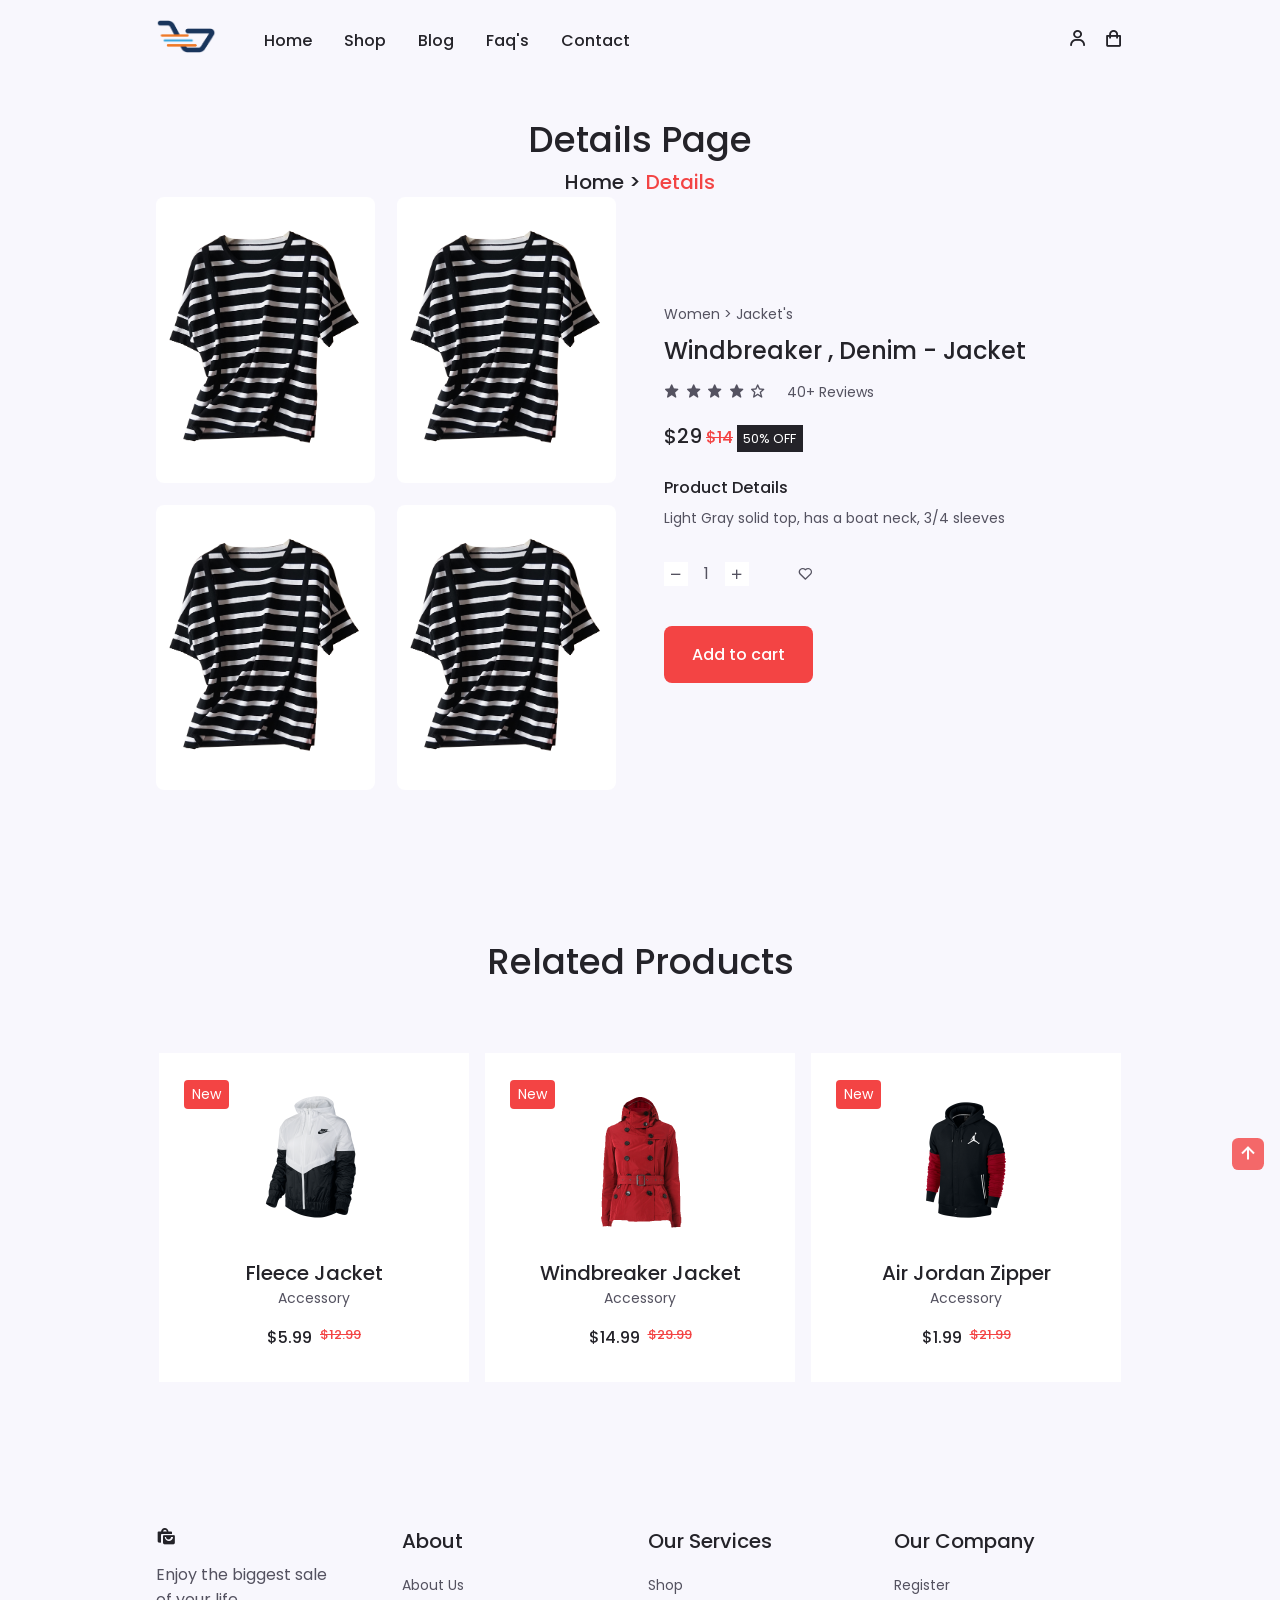
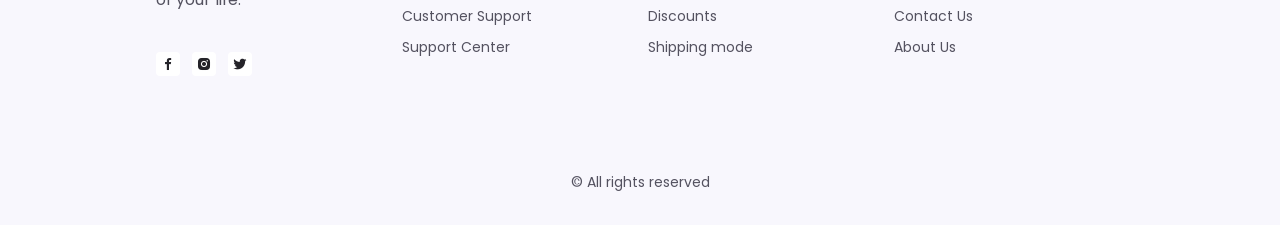
<file: details12.html>
<!DOCTYPE html>
<html lang="en">
<head>
    <meta charset="UTF-8">
    <meta http-equiv="X-UA-Compatible" content="IE=edge">
    <meta name="viewport" content="width=device-width, initial-scale=1.0">

    <!--=============== BOXICONS ===============-->
    <link rel="stylesheet" href="https://cdn.jsdelivr.net/npm/boxicons@latest/css/boxicons.min.css">

    <!--=============== SWIPER CSS ===============-->
    <link rel="stylesheet" href="assets/css/swiper-bundle.min.css">

    <!--=============== CSS ===============-->
    <link rel="stylesheet" href="assets/css/style.css">
    <link rel="stylesheet" href="assets/css/colors/color-1.css">

    <title>Responsive e-commerce website - Crypticalcoder</title>
</head>
<body>
    <!--=============== HEADER ===============-->
    <header class="header" id="header">
        <nav class="nav container">
            <a href="index.html" class="nav_logo" style="width: 60px; text-transform: capitalize;">
                <span style="color: var(--first-color); text-transform: uppercase;"><img src="assets/img/logo.png" alt="">
            </a>

            <div class="nav_menu" id="nav-menu">
                <ul class="nav_list">
                    <li class="nav_item">
                        <a href="index.html" class="nav_link">Home</a>
                    </li>

                    <li class="nav_item">
                        <a href="shop.html" class="nav_link">Shop</a>
                    </li>

                    <!-- <li class="nav_item">
                        <a href="cart.html" class="nav_link">Cart</a>
                    </li> -->

                    <li class="nav_item">
                        <a href="blog.html" class="nav_link">Blog</a>
                    </li>

                    <li class="nav_item">
                        <a href="faq.html" class="nav_link">Faq's</a>
                    </li>

                    <li class="nav_item">
                        <a href="contact.html" class="nav_link">Contact</a>
                    </li>
                </ul>
                <div class="nav_close" id="nav-close">
                    <i class="bx bx-x"></i>
                </div>
            </div>

            <div class="nav_btns">
                <div class="login_toggle" id="login-button">
                    <i class="bx bx-user"></i>
                </div>

                <div class="nav_shop" id="cart-shop">
                    <i class="bx bx-shopping-bag"></i>
                </div>

                <div class="nav_toggle" id="nav_toggle">
                    <i class="bx bx-grid-alt"></i>
                </div>
            </div>
        </nav>
    </header>

    <!--=============== CART ===============-->
    <div class="cart" id="cart">
        <i class="bx bx-x cart_close" id="cart_close"></i>

        <he class="cart_title-center">My Cart</he>
        <div class="cart_container">
            <article class="cart_card">
                <div class="cart_box">
                    <img src="assets/img/cart-1.png" alt="" class="cart_img">
                </div>
                <div class="cart_details">
                    <h3 class="cart_title">Windbreaker</h3>
                    <span class="cart_price" id="cart_item_1">12</span>

                    <div class="cart_amount">
                        <div class="cart_amount-content">
                            <span class="cart_amount-box">
                                <i class="bx bx-minus" id="siteBar_minus"></i>
                            </span>

                            <span class="cart_amount-number" id="cart_amount_number">1</span>

                            <span class="cart_amount-box">
                                <i class="bx bx-plus" id="siteBar_plus"></i>
                            </span>
                        </div>

                        <i class="bx bx-trash-alt cart_amount-trash"></i>
                    </div>
                </div>
            </article>

            <article class="cart_card">
                <div class="cart_box">
                    <img src="assets/img/cart-2.png" alt="" class="cart_img">
                </div>
                <div class="cart_details">
                    <h3 class="cart_title">Cardign Hoodie</h3>
                    <span class="cart_price" id="cart_item_2">16</span>

                    <div class="cart_amount">
                        <div class="cart_amount-content">
                            <span class="cart_amount-box">
                                <i class="bx bx-minus" id="siteBar_minus_2"></i>
                            </span>

                            <span class="cart_amount-number" id="cart_amount-number_2">1</span>

                            <span class="cart_amount-box">
                                <i class="bx bx-plus" id="siteBar_plus_2"></i>
                            </span>
                        </div>

                        <i class="bx bx-trash-alt cart_amount-trash"></i>
                    </div>
                </div>
            </article>

            <article class="cart_card">
                <div class="cart_box">
                    <img src="assets/img/cart-3.png" alt="" class="cart_img">
                </div>
                <div class="cart_details">
                    <h3 class="cart_title">Cartoon</h3>
                    <span class="cart_price" id="cart_item_3">20</span>

                    <div class="cart_amount">
                        <div class="cart_amount-content">
                            <span class="cart_amount-box">
                                <i class="bx bx-minus" id="siteBar_minus_3"></i>
                            </span>

                            <span class="cart_amount-number" id="cart_amount_number_3">1</span>

                            <span class="cart_amount-box">
                                <i class="bx bx-plus" id="siteBar_plus_3"></i>
                            </span>
                        </div>

                        <i class="bx bx-trash-alt cart_amount-trash" id="cart_amount_trash"></i>
                    </div>
                </div>
            </article>

        </div>

        <div class="cart_prices">
            <span class="cart_prices-item">3 item</span>
            <div>

                <span class="cart_prices-symbol" id="cart_total_symbol">$</span>
                <span class="cart_prices-total" id="cart_total_price">0</span>
            </div>
        </div>

    </div>


    <!--=============== LOGIN ===============-->
    <div class="login" id="login">
        <i class="bx bx-x cart_close" id="login-close"></i>
        <h2 class="login_title-center">Login</h2>
        <form action="" class="login_form grid">
            <div class="login_content">
                <label for="" class="login_label">Email</label>
                <input type="email" class="login_input">
            </div>
            <div class="login_content">
                <label for="" class="login_label">Password</label>
                <input type="password" class="login_input">
            </div>
            <div>
                <a href="#" class="button">Sign in</a>
            </div>
            <div>
                <p class="signup">Not a member? <a href="registration.html">Sign up now</a></p>
            </div>
        </form>

    </div>

    <!--=============== MAIN ===============-->
    <main class="main">
        <!--=============== DETAILS ===============-->
        <section class="details section container">
            <h2 class="breadcrumb_title">Details Page</h2>
            <h3 class="breadcrumb_subtitle">Home > <span>Details</span></h3>


            <div class="details_container grid">
                <div class="product_images grid">
                    
                    <div class="product_img">                      
                        <img src="assets/img/product-3.png" alt="">
                    </div>

                    <div class="product_img">
                        
                        <img src="assets/img/product-3.png" alt="">
                    </div>

                    <div class="product_img">
                        
                        <img src="assets/img/product-3.png" alt="">
                    </div>

                    <div class="product_img">
                        
                        <img src="assets/img/product-3.png" alt="">
                    </div>
                </div>


                <div class="product_info">
                    <p class="details_subtitle">Women > Jacket's</p>
                    <h3 class="details_title">Windbreaker , Denim - Jacket</h3>

                    <div class="rating">
                        <div class="stars">
                            <i class="bx bxs-star"></i>
                            <i class="bx bxs-star"></i>
                            <i class="bx bxs-star"></i>
                            <i class="bx bxs-star"></i>
                            <i class="bx bx-star"></i>
                        </div>
                        <span class="reviews_count">40+ Reviews</span>
                    </div>

                    <div class="details_prices">
                        <span class="details_price" id="product_price">
                            $29
                        </span>
                        <span class="details_discount">$14</span>
                        <span class="discount_percentage">50% OFF</span>
                    </div>


                    <div class="details_description">
                        <h3 class="description_title">
                            Product Details
                        </h3>

                        <div class="description_details">
                            <p>Light Gray solid top, has a boat neck, 3/4 sleeves</p>
                        </div>
                    </div>


                    <div class="cart_amount">
                        <div class="cart_amount-content">
                            <span class="cart_amount-box">
                                <i class="bx bx-minus" id="minus"></i>
                            </span>

                            <span class="cart_amount-number" id="product_counter">1</span>

                            <span class="cart_amount-box">
                                <i class="bx bx-plus" id="plus"></i>
                            </span>
                        </div>

                        <i class="bx bx-heart cart_amount-heart"></i>
                    </div>

                    <a href="#" class="button">Add to cart</a>
                </div>
            </div>
        </section>

        <!--=============== RELATED PRODUCTS ===============-->
        <section class="related__products section">
            <h2 class="section__title" style="text-align: center;">Related Products</h2>

            <div class="new_container container">
                <div class="swiper new-swiper">
                    <div class="swiper-wrapper">
                        <div class="new_content swiper-slide">
                            <div class="new_tag">New</div>
                            <img src="assets/img/new-1.png" class="new_img">
                            <h3 class="new_title">Windbreaker Jacket</h3>
                            <span class="new_subtitle">Accessory</span>

                            <div class="new_prices">
                                <span class="new_price">$14.99</span>
                                <span class="new_discount">$29.99</span>
                            </div>


                            <a href="details.html" class="button new_button">
                                <i class="bx bx-cart-alt new_icon"></i>
                            </a>
                        </div>


                        <div class="new_content swiper-slide">
                            <div class="new_tag">New</div>
                            <img src="assets/img/new-2.png" class="new_img">
                            <h3 class="new_title">Air Jordan Zipper</h3>
                            <span class="new_subtitle">Accessory</span>

                            <div class="new_prices">
                                <span class="new_price">$1.99</span>
                                <span class="new_discount">$21.99</span>
                            </div>


                            <a href="details.html" class="button new_button">
                                <i class="bx bx-cart-alt new_icon"></i>
                            </a>
                        </div>


                        <div class="new_content swiper-slide">
                            <div class="new_tag">New</div>
                            <img src="assets/img/new-3.png" class="new_img">
                            <h3 class="new_title">Fur Jacket</h3>
                            <span class="new_subtitle">Accessory</span>

                            <div class="new_prices">
                                <span class="new_price">$4.99</span>
                                <span class="new_discount">$9.99</span>
                            </div>


                            <a href="details.html" class="button new_button">
                                <i class="bx bx-cart-alt new_icon"></i>
                            </a>
                        </div>


                        <div class="new_content swiper-slide">
                            <div class="new_tag">New</div>
                            <img src="assets/img/new-4.png" class="new_img">
                            <h3 class="new_title">Fleece Jacket</h3>
                            <span class="new_subtitle">Accessory</span>

                            <div class="new_prices">
                                <span class="new_price">$24.99</span>
                                <span class="new_discount">$44.99</span>
                            </div>


                            <a href="details.html" class="button new_button">
                                <i class="bx bx-cart-alt new_icon"></i>
                            </a>
                        </div>

                        <div class="new_content swiper-slide">
                            <div class="new_tag">New</div>
                            <img src="assets/img/new-5.png" class="new_img">
                            <h3 class="new_title">Nike Hoodie</h3>
                            <span class="new_subtitle">Accessory</span>

                            <div class="new_prices">
                                <span class="new_price">$7.99</span>
                                <span class="new_discount">$14.99</span>
                            </div>


                            <a href="details.html" class="button new_button">
                                <i class="bx bx-cart-alt new_icon"></i>
                            </a>
                        </div>


                        <div class="new_content swiper-slide">
                            <div class="new_tag">New</div>
                            <img src="assets/img/new-6.png" class="new_img">
                            <h3 class="new_title">Fleece Jacket</h3>
                            <span class="new_subtitle">Accessory</span>

                            <div class="new_prices">
                                <span class="new_price">$5.99</span>
                                <span class="new_discount">$12.99</span>
                            </div>


                            <a href="details.html" class="button new_button">
                                <i class="bx bx-cart-alt new_icon"></i>
                            </a>
                        </div>




                    </div>
                </div>
            </div>
        </section>
    </main>

    <!--=============== FOOTER ===============-->
    <footer class="footer section">
        <div class="footer_container container grid">
            <div class="footer_content">
                <a href="#" class="footer_logo">
                    <i class="bx bxs-shopping-bags footer_logo-icon"></i>
                </a>

                <p class="footer_description">Enjoy the biggest sale <br> of your life.</p>

                <div class="footer_social">
                    <a href="#" class="footer_social-link"><i class="bx bxl-facebook"></i></a>

                    <a href="#" class="footer_social-link"><i class="bx bxl-instagram-alt"></i></a>

                    <a href="#" class="footer_social-link"><i class="bx bxl-twitter"></i></a>
                </div>
            </div>

            <!-- Footer content -->
            <div class="footer_content">
                <h3 class="footer_title">About</h3>

                <ul class="footer_links">
                    <li><a href="about.html" class="footer_link">About Us</a></li>
                    <li><a href="#" class="footer_link">Customer Support</a></li>
                    <li><a href="#" class="footer_link">Support Center</a></li>
                </ul>
            </div>

            <div class="footer_content">
                <h3 class="footer_title">Our Services</h3>

                <ul class="footer_links">
                    <li><a href="shop.html" class="footer_link">Shop</a></li>
                    <li><a href="#" class="footer_link">Discounts</a></li>
                    <li><a href="#" class="footer_link">Shipping mode</a></li>
                </ul>
            </div>

            <div class="footer_content">
                <h3 class="footer_title">Our Company</h3>

                <ul class="footer_links">
                    <li><a href="registration.html" class="footer_link">Register</a></li>
                    <li><a href="contact.html" class="footer_link">Contact Us</a></li>
                    <li><a href="about.html" class="footer_link">About Us</a></li>
                </ul>
            </div>



        </div>
        <span class="footer_copy">&#169; All rights reserved</span>
    </footer>
    <!--=============== LIGHTBOX ===============-->

    <!--=============== SCROLL UP ===============-->
    <a href="#" class="scrollup" id="scroll-up">
        <i class="bx bx-up-arrow-alt scrollup_icon"></i>
    </a>
    <!--=============== STYLE SWITCHER ===============-->
    
    <!--=============== SWIPER JS ===============-->
    <script src="assets/js/swiper-bundle.min.js"></script>




    <!--=============== JS ===============-->
    <script src="assets/js/main.js"></script>
</body>
</html>
</file>
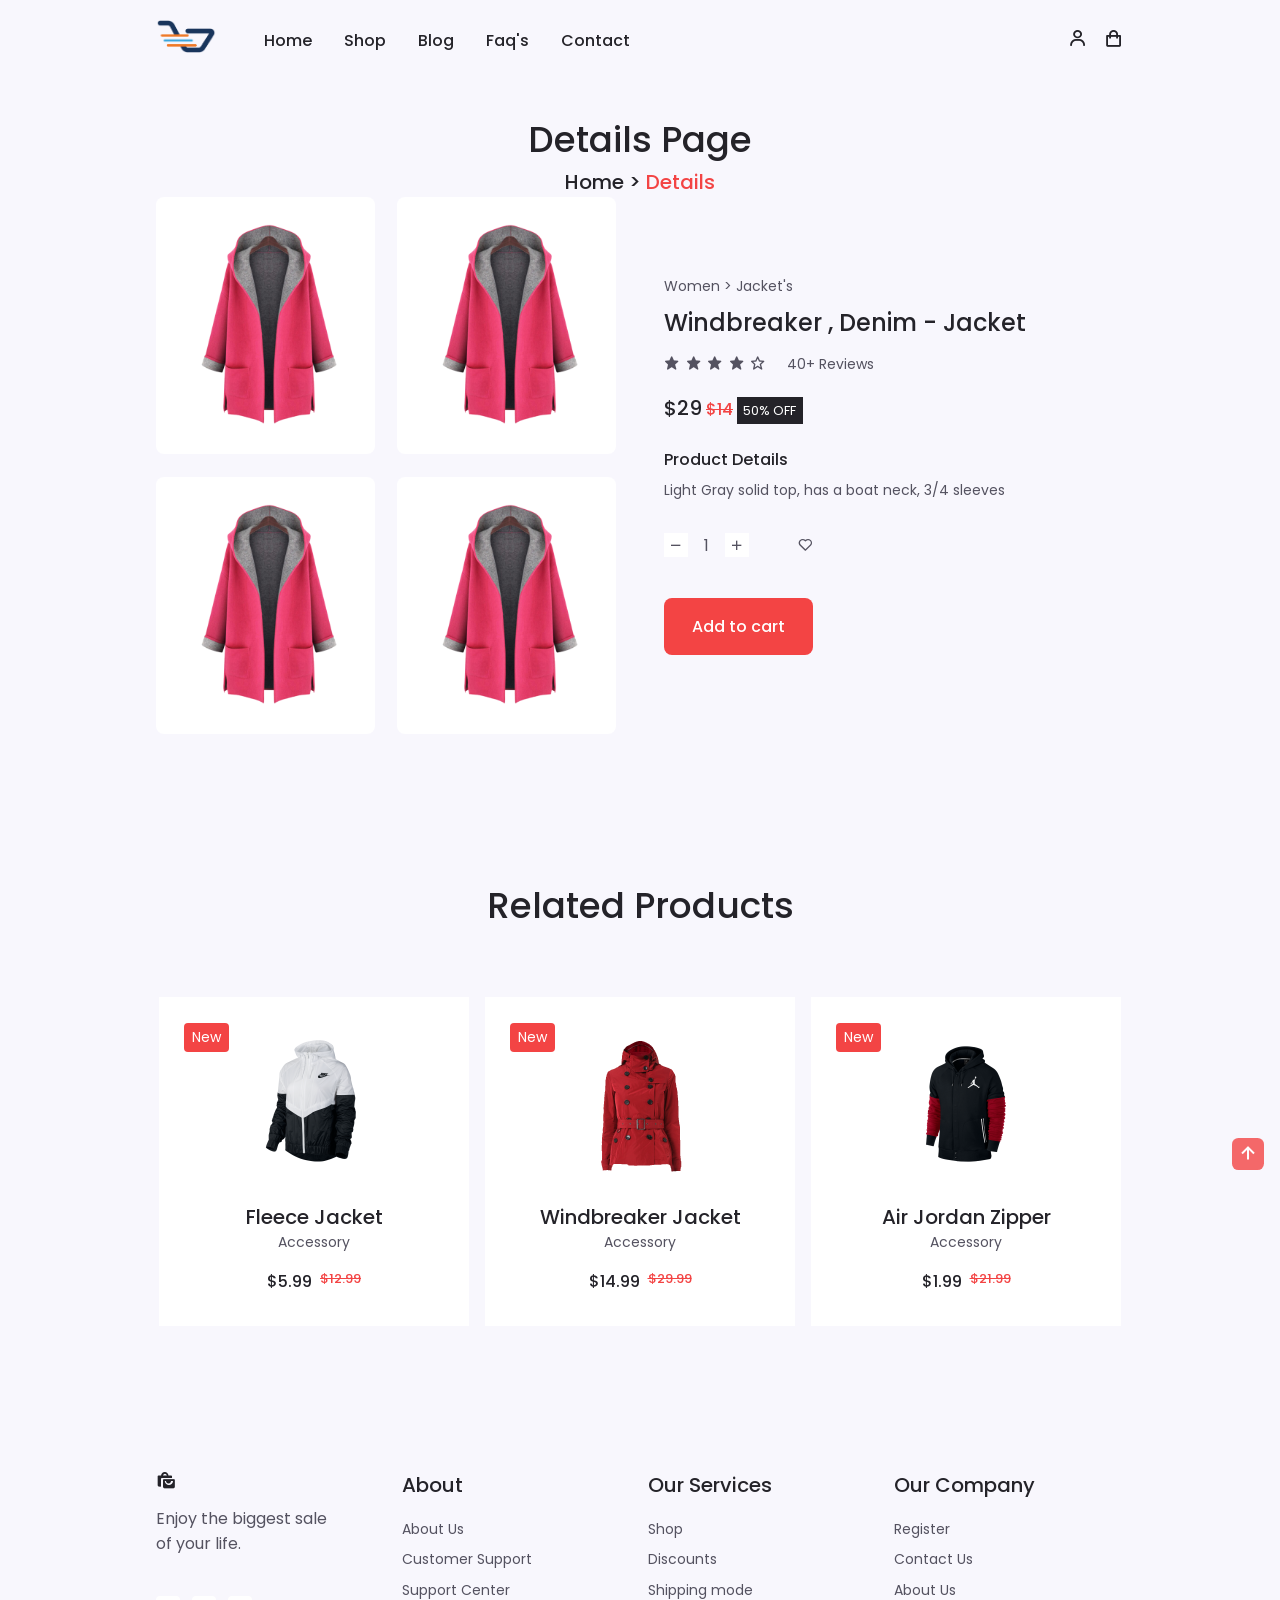
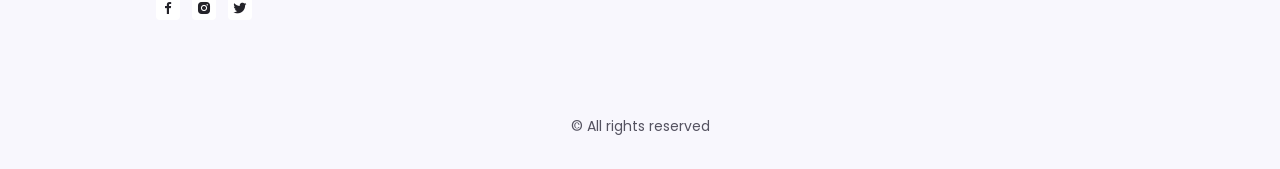
<file: details13.html>
<!DOCTYPE html>
<html lang="en">
<head>
    <meta charset="UTF-8">
    <meta http-equiv="X-UA-Compatible" content="IE=edge">
    <meta name="viewport" content="width=device-width, initial-scale=1.0">

    <!--=============== BOXICONS ===============-->
    <link rel="stylesheet" href="https://cdn.jsdelivr.net/npm/boxicons@latest/css/boxicons.min.css">

    <!--=============== SWIPER CSS ===============-->
    <link rel="stylesheet" href="assets/css/swiper-bundle.min.css">

    <!--=============== CSS ===============-->
    <link rel="stylesheet" href="assets/css/style.css">
    <link rel="stylesheet" href="assets/css/colors/color-1.css">

    <title>Responsive e-commerce website - Crypticalcoder</title>
</head>
<body>
    <!--=============== HEADER ===============-->
    <header class="header" id="header">
        <nav class="nav container">
            <a href="index.html" class="nav_logo" style="width: 60px; text-transform: capitalize;">
                <span style="color: var(--first-color); text-transform: uppercase;"><img src="assets/img/logo.png" alt="">
            </a>

            <div class="nav_menu" id="nav-menu">
                <ul class="nav_list">
                    <li class="nav_item">
                        <a href="index.html" class="nav_link">Home</a>
                    </li>

                    <li class="nav_item">
                        <a href="shop.html" class="nav_link">Shop</a>
                    </li>

                    <!-- <li class="nav_item">
                        <a href="cart.html" class="nav_link">Cart</a>
                    </li> -->

                    <li class="nav_item">
                        <a href="blog.html" class="nav_link">Blog</a>
                    </li>

                    <li class="nav_item">
                        <a href="faq.html" class="nav_link">Faq's</a>
                    </li>

                    <li class="nav_item">
                        <a href="contact.html" class="nav_link">Contact</a>
                    </li>
                </ul>
                <div class="nav_close" id="nav-close">
                    <i class="bx bx-x"></i>
                </div>
            </div>

            <div class="nav_btns">
                <div class="login_toggle" id="login-button">
                    <i class="bx bx-user"></i>
                </div>

                <div class="nav_shop" id="cart-shop">
                    <i class="bx bx-shopping-bag"></i>
                </div>

                <div class="nav_toggle" id="nav_toggle">
                    <i class="bx bx-grid-alt"></i>
                </div>
            </div>
        </nav>
    </header>

    <!--=============== CART ===============-->
    <div class="cart" id="cart">
        <i class="bx bx-x cart_close" id="cart_close"></i>

        <he class="cart_title-center">My Cart</he>
        <div class="cart_container">
            <article class="cart_card">
                <div class="cart_box">
                    <img src="assets/img/cart-1.png" alt="" class="cart_img">
                </div>
                <div class="cart_details">
                    <h3 class="cart_title">Windbreaker</h3>
                    <span class="cart_price" id="cart_item_1">12</span>

                    <div class="cart_amount">
                        <div class="cart_amount-content">
                            <span class="cart_amount-box">
                                <i class="bx bx-minus" id="siteBar_minus"></i>
                            </span>

                            <span class="cart_amount-number" id="cart_amount_number">1</span>

                            <span class="cart_amount-box">
                                <i class="bx bx-plus" id="siteBar_plus"></i>
                            </span>
                        </div>

                        <i class="bx bx-trash-alt cart_amount-trash"></i>
                    </div>
                </div>
            </article>

            <article class="cart_card">
                <div class="cart_box">
                    <img src="assets/img/cart-2.png" alt="" class="cart_img">
                </div>
                <div class="cart_details">
                    <h3 class="cart_title">Cardign Hoodie</h3>
                    <span class="cart_price" id="cart_item_2">16</span>

                    <div class="cart_amount">
                        <div class="cart_amount-content">
                            <span class="cart_amount-box">
                                <i class="bx bx-minus" id="siteBar_minus_2"></i>
                            </span>

                            <span class="cart_amount-number" id="cart_amount-number_2">1</span>

                            <span class="cart_amount-box">
                                <i class="bx bx-plus" id="siteBar_plus_2"></i>
                            </span>
                        </div>

                        <i class="bx bx-trash-alt cart_amount-trash"></i>
                    </div>
                </div>
            </article>

            <article class="cart_card">
                <div class="cart_box">
                    <img src="assets/img/cart-3.png" alt="" class="cart_img">
                </div>
                <div class="cart_details">
                    <h3 class="cart_title">Cartoon</h3>
                    <span class="cart_price" id="cart_item_3">20</span>

                    <div class="cart_amount">
                        <div class="cart_amount-content">
                            <span class="cart_amount-box">
                                <i class="bx bx-minus" id="siteBar_minus_3"></i>
                            </span>

                            <span class="cart_amount-number" id="cart_amount_number_3">1</span>

                            <span class="cart_amount-box">
                                <i class="bx bx-plus" id="siteBar_plus_3"></i>
                            </span>
                        </div>

                        <i class="bx bx-trash-alt cart_amount-trash" id="cart_amount_trash"></i>
                    </div>
                </div>
            </article>

        </div>

        <div class="cart_prices">
            <span class="cart_prices-item">3 item</span>
            <div>

                <span class="cart_prices-symbol" id="cart_total_symbol">$</span>
                <span class="cart_prices-total" id="cart_total_price">0</span>
            </div>
        </div>

    </div>


    <!--=============== LOGIN ===============-->
    <div class="login" id="login">
        <i class="bx bx-x cart_close" id="login-close"></i>
        <h2 class="login_title-center">Login</h2>
        <form action="" class="login_form grid">
            <div class="login_content">
                <label for="" class="login_label">Email</label>
                <input type="email" class="login_input">
            </div>
            <div class="login_content">
                <label for="" class="login_label">Password</label>
                <input type="password" class="login_input">
            </div>
            <div>
                <a href="#" class="button">Sign in</a>
            </div>
            <div>
                <p class="signup">Not a member? <a href="registration.html">Sign up now</a></p>
            </div>
        </form>

    </div>

    <!--=============== MAIN ===============-->
    <main class="main">
        <!--=============== DETAILS ===============-->
        <section class="details section container">
            <h2 class="breadcrumb_title">Details Page</h2>
            <h3 class="breadcrumb_subtitle">Home > <span>Details</span></h3>


            <div class="details_container grid">
                <div class="product_images grid">
                    
                    <div class="product_img">                      
                        <img src="assets/img/product-4.png" alt="">
                    </div>

                    <div class="product_img">
                        
                        <img src="assets/img/product-4.png" alt="">
                    </div>

                    <div class="product_img">
                        
                        <img src="assets/img/product-4.png" alt="">
                    </div>

                    <div class="product_img">
                        
                        <img src="assets/img/product-4.png" alt="">
                    </div>
                </div>


                <div class="product_info">
                    <p class="details_subtitle">Women > Jacket's</p>
                    <h3 class="details_title">Windbreaker , Denim - Jacket</h3>

                    <div class="rating">
                        <div class="stars">
                            <i class="bx bxs-star"></i>
                            <i class="bx bxs-star"></i>
                            <i class="bx bxs-star"></i>
                            <i class="bx bxs-star"></i>
                            <i class="bx bx-star"></i>
                        </div>
                        <span class="reviews_count">40+ Reviews</span>
                    </div>

                    <div class="details_prices">
                        <span class="details_price" id="product_price">
                            $29
                        </span>
                        <span class="details_discount">$14</span>
                        <span class="discount_percentage">50% OFF</span>
                    </div>


                    <div class="details_description">
                        <h3 class="description_title">
                            Product Details
                        </h3>

                        <div class="description_details">
                            <p>Light Gray solid top, has a boat neck, 3/4 sleeves</p>
                        </div>
                    </div>


                    <div class="cart_amount">
                        <div class="cart_amount-content">
                            <span class="cart_amount-box">
                                <i class="bx bx-minus" id="minus"></i>
                            </span>

                            <span class="cart_amount-number" id="product_counter">1</span>

                            <span class="cart_amount-box">
                                <i class="bx bx-plus" id="plus"></i>
                            </span>
                        </div>

                        <i class="bx bx-heart cart_amount-heart"></i>
                    </div>

                    <a href="#" class="button">Add to cart</a>
                </div>
            </div>
        </section>

        <!--=============== RELATED PRODUCTS ===============-->
        <section class="related__products section">
            <h2 class="section__title" style="text-align: center;">Related Products</h2>

            <div class="new_container container">
                <div class="swiper new-swiper">
                    <div class="swiper-wrapper">
                        <div class="new_content swiper-slide">
                            <div class="new_tag">New</div>
                            <img src="assets/img/new-1.png" class="new_img">
                            <h3 class="new_title">Windbreaker Jacket</h3>
                            <span class="new_subtitle">Accessory</span>

                            <div class="new_prices">
                                <span class="new_price">$14.99</span>
                                <span class="new_discount">$29.99</span>
                            </div>


                            <a href="details.html" class="button new_button">
                                <i class="bx bx-cart-alt new_icon"></i>
                            </a>
                        </div>


                        <div class="new_content swiper-slide">
                            <div class="new_tag">New</div>
                            <img src="assets/img/new-2.png" class="new_img">
                            <h3 class="new_title">Air Jordan Zipper</h3>
                            <span class="new_subtitle">Accessory</span>

                            <div class="new_prices">
                                <span class="new_price">$1.99</span>
                                <span class="new_discount">$21.99</span>
                            </div>


                            <a href="details.html" class="button new_button">
                                <i class="bx bx-cart-alt new_icon"></i>
                            </a>
                        </div>


                        <div class="new_content swiper-slide">
                            <div class="new_tag">New</div>
                            <img src="assets/img/new-3.png" class="new_img">
                            <h3 class="new_title">Fur Jacket</h3>
                            <span class="new_subtitle">Accessory</span>

                            <div class="new_prices">
                                <span class="new_price">$4.99</span>
                                <span class="new_discount">$9.99</span>
                            </div>


                            <a href="details.html" class="button new_button">
                                <i class="bx bx-cart-alt new_icon"></i>
                            </a>
                        </div>


                        <div class="new_content swiper-slide">
                            <div class="new_tag">New</div>
                            <img src="assets/img/new-4.png" class="new_img">
                            <h3 class="new_title">Fleece Jacket</h3>
                            <span class="new_subtitle">Accessory</span>

                            <div class="new_prices">
                                <span class="new_price">$24.99</span>
                                <span class="new_discount">$44.99</span>
                            </div>


                            <a href="details.html" class="button new_button">
                                <i class="bx bx-cart-alt new_icon"></i>
                            </a>
                        </div>

                        <div class="new_content swiper-slide">
                            <div class="new_tag">New</div>
                            <img src="assets/img/new-5.png" class="new_img">
                            <h3 class="new_title">Nike Hoodie</h3>
                            <span class="new_subtitle">Accessory</span>

                            <div class="new_prices">
                                <span class="new_price">$7.99</span>
                                <span class="new_discount">$14.99</span>
                            </div>


                            <a href="details.html" class="button new_button">
                                <i class="bx bx-cart-alt new_icon"></i>
                            </a>
                        </div>


                        <div class="new_content swiper-slide">
                            <div class="new_tag">New</div>
                            <img src="assets/img/new-6.png" class="new_img">
                            <h3 class="new_title">Fleece Jacket</h3>
                            <span class="new_subtitle">Accessory</span>

                            <div class="new_prices">
                                <span class="new_price">$5.99</span>
                                <span class="new_discount">$12.99</span>
                            </div>


                            <a href="details.html" class="button new_button">
                                <i class="bx bx-cart-alt new_icon"></i>
                            </a>
                        </div>




                    </div>
                </div>
            </div>
        </section>
    </main>

    <!--=============== FOOTER ===============-->
    <footer class="footer section">
        <div class="footer_container container grid">
            <div class="footer_content">
                <a href="#" class="footer_logo">
                    <i class="bx bxs-shopping-bags footer_logo-icon"></i>
                </a>

                <p class="footer_description">Enjoy the biggest sale <br> of your life.</p>

                <div class="footer_social">
                    <a href="#" class="footer_social-link"><i class="bx bxl-facebook"></i></a>

                    <a href="#" class="footer_social-link"><i class="bx bxl-instagram-alt"></i></a>

                    <a href="#" class="footer_social-link"><i class="bx bxl-twitter"></i></a>
                </div>
            </div>

            <!-- Footer content -->
            <div class="footer_content">
                <h3 class="footer_title">About</h3>

                <ul class="footer_links">
                    <li><a href="about.html" class="footer_link">About Us</a></li>
                    <li><a href="#" class="footer_link">Customer Support</a></li>
                    <li><a href="#" class="footer_link">Support Center</a></li>
                </ul>
            </div>

            <div class="footer_content">
                <h3 class="footer_title">Our Services</h3>

                <ul class="footer_links">
                    <li><a href="shop.html" class="footer_link">Shop</a></li>
                    <li><a href="#" class="footer_link">Discounts</a></li>
                    <li><a href="#" class="footer_link">Shipping mode</a></li>
                </ul>
            </div>

            <div class="footer_content">
                <h3 class="footer_title">Our Company</h3>

                <ul class="footer_links">
                    <li><a href="registration.html" class="footer_link">Register</a></li>
                    <li><a href="contact.html" class="footer_link">Contact Us</a></li>
                    <li><a href="about.html" class="footer_link">About Us</a></li>
                </ul>
            </div>



        </div>
        <span class="footer_copy">&#169; All rights reserved</span>
    </footer>
    <!--=============== LIGHTBOX ===============-->

    <!--=============== SCROLL UP ===============-->
    <a href="#" class="scrollup" id="scroll-up">
        <i class="bx bx-up-arrow-alt scrollup_icon"></i>
    </a>
    <!--=============== STYLE SWITCHER ===============-->
    
    <!--=============== SWIPER JS ===============-->
    <script src="assets/js/swiper-bundle.min.js"></script>




    <!--=============== JS ===============-->
    <script src="assets/js/main.js"></script>
</body>
</html>
</file>
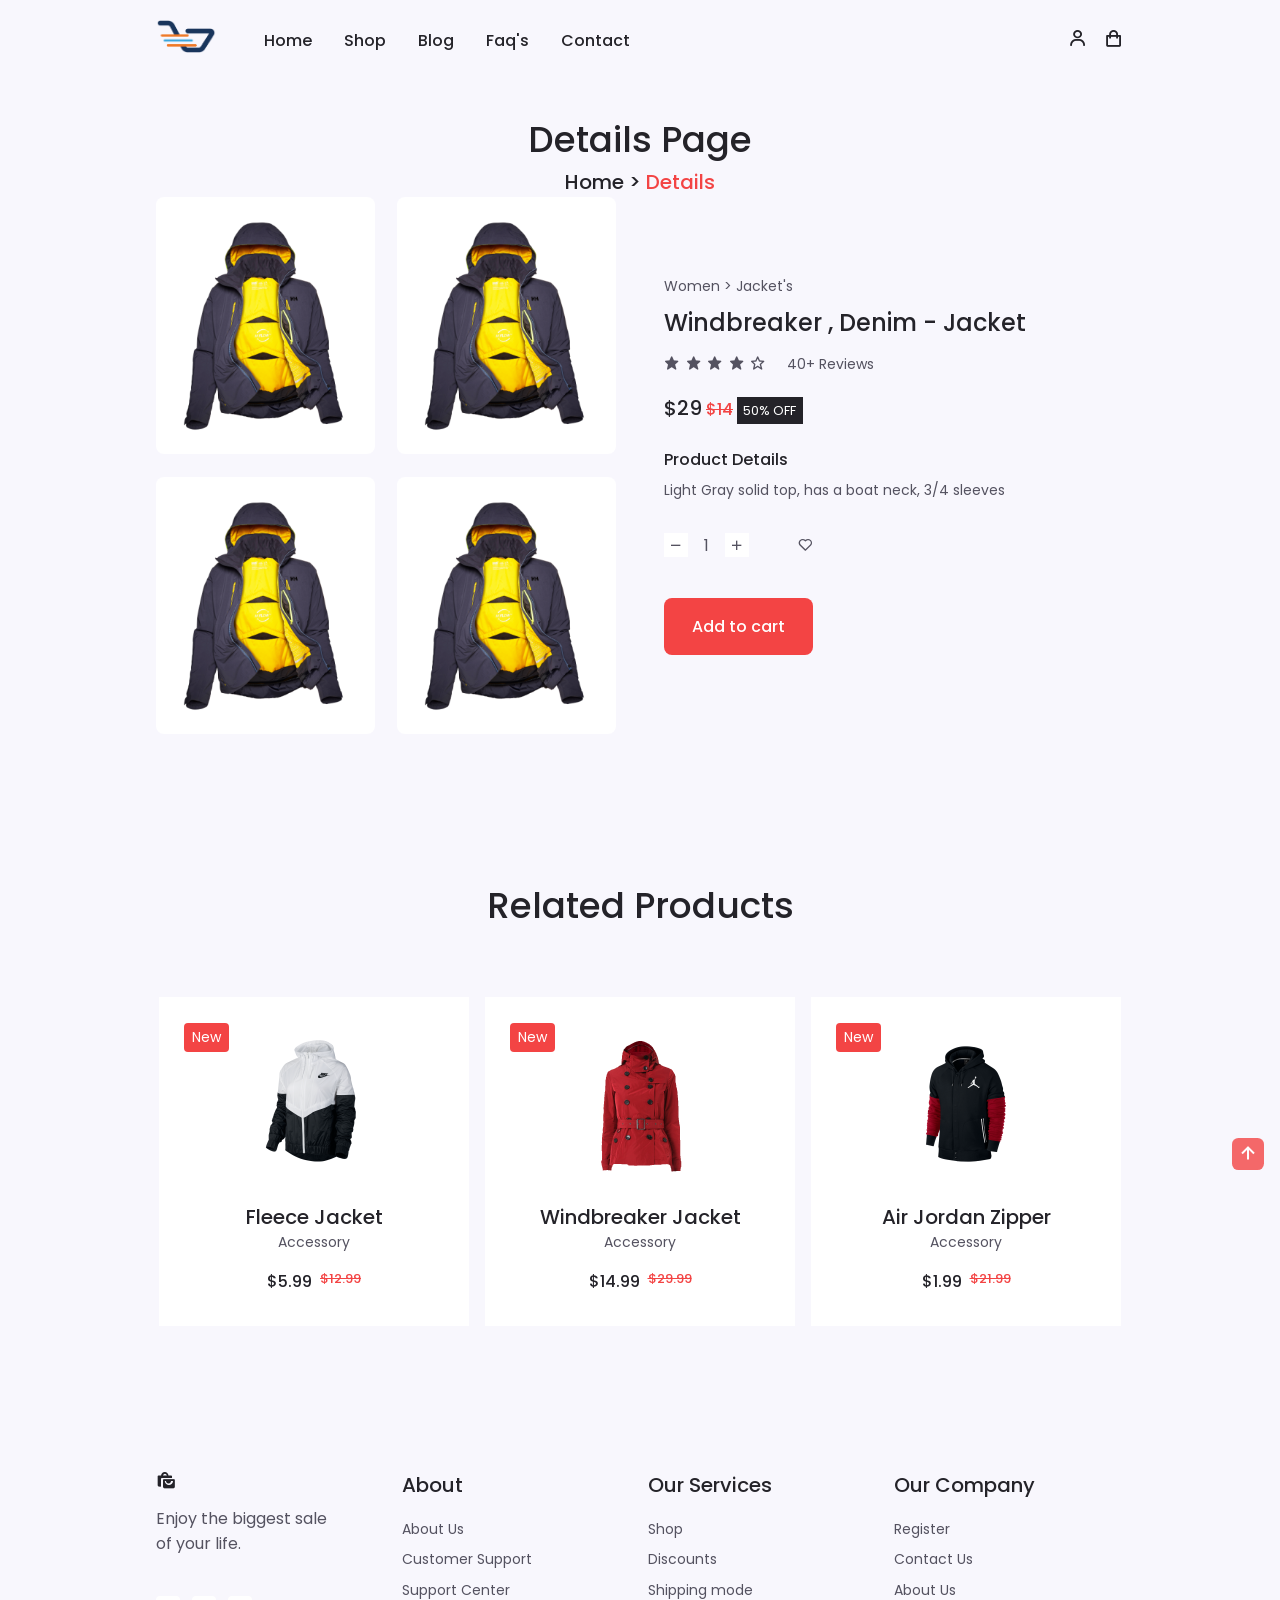
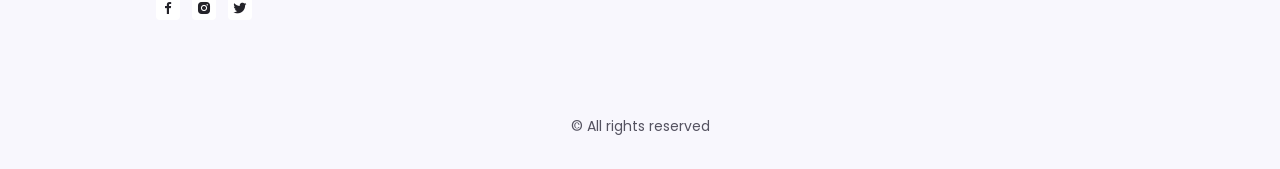
<file: details14.html>
<!DOCTYPE html>
<html lang="en">
<head>
    <meta charset="UTF-8">
    <meta http-equiv="X-UA-Compatible" content="IE=edge">
    <meta name="viewport" content="width=device-width, initial-scale=1.0">

    <!--=============== BOXICONS ===============-->
    <link rel="stylesheet" href="https://cdn.jsdelivr.net/npm/boxicons@latest/css/boxicons.min.css">

    <!--=============== SWIPER CSS ===============-->
    <link rel="stylesheet" href="assets/css/swiper-bundle.min.css">

    <!--=============== CSS ===============-->
    <link rel="stylesheet" href="assets/css/style.css">
    <link rel="stylesheet" href="assets/css/colors/color-1.css">

    <title>Responsive e-commerce website - Crypticalcoder</title>
</head>
<body>
    <!--=============== HEADER ===============-->
    <header class="header" id="header">
        <nav class="nav container">
            <a href="index.html" class="nav_logo" style="width: 60px; text-transform: capitalize;">
                <span style="color: var(--first-color); text-transform: uppercase;"><img src="assets/img/logo.png" alt="">
            </a>

            <div class="nav_menu" id="nav-menu">
                <ul class="nav_list">
                    <li class="nav_item">
                        <a href="index.html" class="nav_link">Home</a>
                    </li>

                    <li class="nav_item">
                        <a href="shop.html" class="nav_link">Shop</a>
                    </li>

                    <!-- <li class="nav_item">
                        <a href="cart.html" class="nav_link">Cart</a>
                    </li> -->

                    <li class="nav_item">
                        <a href="blog.html" class="nav_link">Blog</a>
                    </li>

                    <li class="nav_item">
                        <a href="faq.html" class="nav_link">Faq's</a>
                    </li>

                    <li class="nav_item">
                        <a href="contact.html" class="nav_link">Contact</a>
                    </li>
                </ul>
                <div class="nav_close" id="nav-close">
                    <i class="bx bx-x"></i>
                </div>
            </div>

            <div class="nav_btns">
                <div class="login_toggle" id="login-button">
                    <i class="bx bx-user"></i>
                </div>

                <div class="nav_shop" id="cart-shop">
                    <i class="bx bx-shopping-bag"></i>
                </div>

                <div class="nav_toggle" id="nav_toggle">
                    <i class="bx bx-grid-alt"></i>
                </div>
            </div>
        </nav>
    </header>

    <!--=============== CART ===============-->
    <div class="cart" id="cart">
        <i class="bx bx-x cart_close" id="cart_close"></i>

        <he class="cart_title-center">My Cart</he>
        <div class="cart_container">
            <article class="cart_card">
                <div class="cart_box">
                    <img src="assets/img/cart-1.png" alt="" class="cart_img">
                </div>
                <div class="cart_details">
                    <h3 class="cart_title">Windbreaker</h3>
                    <span class="cart_price" id="cart_item_1">12</span>

                    <div class="cart_amount">
                        <div class="cart_amount-content">
                            <span class="cart_amount-box">
                                <i class="bx bx-minus" id="siteBar_minus"></i>
                            </span>

                            <span class="cart_amount-number" id="cart_amount_number">1</span>

                            <span class="cart_amount-box">
                                <i class="bx bx-plus" id="siteBar_plus"></i>
                            </span>
                        </div>

                        <i class="bx bx-trash-alt cart_amount-trash"></i>
                    </div>
                </div>
            </article>

            <article class="cart_card">
                <div class="cart_box">
                    <img src="assets/img/cart-2.png" alt="" class="cart_img">
                </div>
                <div class="cart_details">
                    <h3 class="cart_title">Cardign Hoodie</h3>
                    <span class="cart_price" id="cart_item_2">16</span>

                    <div class="cart_amount">
                        <div class="cart_amount-content">
                            <span class="cart_amount-box">
                                <i class="bx bx-minus" id="siteBar_minus_2"></i>
                            </span>

                            <span class="cart_amount-number" id="cart_amount-number_2">1</span>

                            <span class="cart_amount-box">
                                <i class="bx bx-plus" id="siteBar_plus_2"></i>
                            </span>
                        </div>

                        <i class="bx bx-trash-alt cart_amount-trash"></i>
                    </div>
                </div>
            </article>

            <article class="cart_card">
                <div class="cart_box">
                    <img src="assets/img/cart-3.png" alt="" class="cart_img">
                </div>
                <div class="cart_details">
                    <h3 class="cart_title">Cartoon</h3>
                    <span class="cart_price" id="cart_item_3">20</span>

                    <div class="cart_amount">
                        <div class="cart_amount-content">
                            <span class="cart_amount-box">
                                <i class="bx bx-minus" id="siteBar_minus_3"></i>
                            </span>

                            <span class="cart_amount-number" id="cart_amount_number_3">1</span>

                            <span class="cart_amount-box">
                                <i class="bx bx-plus" id="siteBar_plus_3"></i>
                            </span>
                        </div>

                        <i class="bx bx-trash-alt cart_amount-trash" id="cart_amount_trash"></i>
                    </div>
                </div>
            </article>

        </div>

        <div class="cart_prices">
            <span class="cart_prices-item">3 item</span>
            <div>

                <span class="cart_prices-symbol" id="cart_total_symbol">$</span>
                <span class="cart_prices-total" id="cart_total_price">0</span>
            </div>
        </div>

    </div>


    <!--=============== LOGIN ===============-->
    <div class="login" id="login">
        <i class="bx bx-x cart_close" id="login-close"></i>
        <h2 class="login_title-center">Login</h2>
        <form action="" class="login_form grid">
            <div class="login_content">
                <label for="" class="login_label">Email</label>
                <input type="email" class="login_input">
            </div>
            <div class="login_content">
                <label for="" class="login_label">Password</label>
                <input type="password" class="login_input">
            </div>
            <div>
                <a href="#" class="button">Sign in</a>
            </div>
            <div>
                <p class="signup">Not a member? <a href="registration.html">Sign up now</a></p>
            </div>
        </form>

    </div>

    <!--=============== MAIN ===============-->
    <main class="main">
        <!--=============== DETAILS ===============-->
        <section class="details section container">
            <h2 class="breadcrumb_title">Details Page</h2>
            <h3 class="breadcrumb_subtitle">Home > <span>Details</span></h3>


            <div class="details_container grid">
                <div class="product_images grid">
                    
                    <div class="product_img">                      
                        <img src="assets/img/product-5.png" alt="">
                    </div>

                    <div class="product_img">
                        
                        <img src="assets/img/product-5.png" alt="">
                    </div>

                    <div class="product_img">
                        
                        <img src="assets/img/product-5.png" alt="">
                    </div>

                    <div class="product_img">
                        
                        <img src="assets/img/product-5.png" alt="">
                    </div>
                </div>


                <div class="product_info">
                    <p class="details_subtitle">Women > Jacket's</p>
                    <h3 class="details_title">Windbreaker , Denim - Jacket</h3>

                    <div class="rating">
                        <div class="stars">
                            <i class="bx bxs-star"></i>
                            <i class="bx bxs-star"></i>
                            <i class="bx bxs-star"></i>
                            <i class="bx bxs-star"></i>
                            <i class="bx bx-star"></i>
                        </div>
                        <span class="reviews_count">40+ Reviews</span>
                    </div>

                    <div class="details_prices">
                        <span class="details_price" id="product_price">
                            $29
                        </span>
                        <span class="details_discount">$14</span>
                        <span class="discount_percentage">50% OFF</span>
                    </div>


                    <div class="details_description">
                        <h3 class="description_title">
                            Product Details
                        </h3>

                        <div class="description_details">
                            <p>Light Gray solid top, has a boat neck, 3/4 sleeves</p>
                        </div>
                    </div>


                    <div class="cart_amount">
                        <div class="cart_amount-content">
                            <span class="cart_amount-box">
                                <i class="bx bx-minus" id="minus"></i>
                            </span>

                            <span class="cart_amount-number" id="product_counter">1</span>

                            <span class="cart_amount-box">
                                <i class="bx bx-plus" id="plus"></i>
                            </span>
                        </div>

                        <i class="bx bx-heart cart_amount-heart"></i>
                    </div>

                    <a href="#" class="button">Add to cart</a>
                </div>
            </div>
        </section>

        <!--=============== RELATED PRODUCTS ===============-->
        <section class="related__products section">
            <h2 class="section__title" style="text-align: center;">Related Products</h2>

            <div class="new_container container">
                <div class="swiper new-swiper">
                    <div class="swiper-wrapper">
                        <div class="new_content swiper-slide">
                            <div class="new_tag">New</div>
                            <img src="assets/img/new-1.png" class="new_img">
                            <h3 class="new_title">Windbreaker Jacket</h3>
                            <span class="new_subtitle">Accessory</span>

                            <div class="new_prices">
                                <span class="new_price">$14.99</span>
                                <span class="new_discount">$29.99</span>
                            </div>


                            <a href="details.html" class="button new_button">
                                <i class="bx bx-cart-alt new_icon"></i>
                            </a>
                        </div>


                        <div class="new_content swiper-slide">
                            <div class="new_tag">New</div>
                            <img src="assets/img/new-2.png" class="new_img">
                            <h3 class="new_title">Air Jordan Zipper</h3>
                            <span class="new_subtitle">Accessory</span>

                            <div class="new_prices">
                                <span class="new_price">$1.99</span>
                                <span class="new_discount">$21.99</span>
                            </div>


                            <a href="details.html" class="button new_button">
                                <i class="bx bx-cart-alt new_icon"></i>
                            </a>
                        </div>


                        <div class="new_content swiper-slide">
                            <div class="new_tag">New</div>
                            <img src="assets/img/new-3.png" class="new_img">
                            <h3 class="new_title">Fur Jacket</h3>
                            <span class="new_subtitle">Accessory</span>

                            <div class="new_prices">
                                <span class="new_price">$4.99</span>
                                <span class="new_discount">$9.99</span>
                            </div>


                            <a href="details.html" class="button new_button">
                                <i class="bx bx-cart-alt new_icon"></i>
                            </a>
                        </div>


                        <div class="new_content swiper-slide">
                            <div class="new_tag">New</div>
                            <img src="assets/img/new-4.png" class="new_img">
                            <h3 class="new_title">Fleece Jacket</h3>
                            <span class="new_subtitle">Accessory</span>

                            <div class="new_prices">
                                <span class="new_price">$24.99</span>
                                <span class="new_discount">$44.99</span>
                            </div>


                            <a href="details.html" class="button new_button">
                                <i class="bx bx-cart-alt new_icon"></i>
                            </a>
                        </div>

                        <div class="new_content swiper-slide">
                            <div class="new_tag">New</div>
                            <img src="assets/img/new-5.png" class="new_img">
                            <h3 class="new_title">Nike Hoodie</h3>
                            <span class="new_subtitle">Accessory</span>

                            <div class="new_prices">
                                <span class="new_price">$7.99</span>
                                <span class="new_discount">$14.99</span>
                            </div>


                            <a href="details.html" class="button new_button">
                                <i class="bx bx-cart-alt new_icon"></i>
                            </a>
                        </div>


                        <div class="new_content swiper-slide">
                            <div class="new_tag">New</div>
                            <img src="assets/img/new-6.png" class="new_img">
                            <h3 class="new_title">Fleece Jacket</h3>
                            <span class="new_subtitle">Accessory</span>

                            <div class="new_prices">
                                <span class="new_price">$5.99</span>
                                <span class="new_discount">$12.99</span>
                            </div>


                            <a href="details.html" class="button new_button">
                                <i class="bx bx-cart-alt new_icon"></i>
                            </a>
                        </div>




                    </div>
                </div>
            </div>
        </section>
    </main>

    <!--=============== FOOTER ===============-->
    <footer class="footer section">
        <div class="footer_container container grid">
            <div class="footer_content">
                <a href="#" class="footer_logo">
                    <i class="bx bxs-shopping-bags footer_logo-icon"></i>
                </a>

                <p class="footer_description">Enjoy the biggest sale <br> of your life.</p>

                <div class="footer_social">
                    <a href="#" class="footer_social-link"><i class="bx bxl-facebook"></i></a>

                    <a href="#" class="footer_social-link"><i class="bx bxl-instagram-alt"></i></a>

                    <a href="#" class="footer_social-link"><i class="bx bxl-twitter"></i></a>
                </div>
            </div>

            <!-- Footer content -->
            <div class="footer_content">
                <h3 class="footer_title">About</h3>

                <ul class="footer_links">
                    <li><a href="about.html" class="footer_link">About Us</a></li>
                    <li><a href="#" class="footer_link">Customer Support</a></li>
                    <li><a href="#" class="footer_link">Support Center</a></li>
                </ul>
            </div>

            <div class="footer_content">
                <h3 class="footer_title">Our Services</h3>

                <ul class="footer_links">
                    <li><a href="shop.html" class="footer_link">Shop</a></li>
                    <li><a href="#" class="footer_link">Discounts</a></li>
                    <li><a href="#" class="footer_link">Shipping mode</a></li>
                </ul>
            </div>

            <div class="footer_content">
                <h3 class="footer_title">Our Company</h3>

                <ul class="footer_links">
                    <li><a href="registration.html" class="footer_link">Register</a></li>
                    <li><a href="contact.html" class="footer_link">Contact Us</a></li>
                    <li><a href="about.html" class="footer_link">About Us</a></li>
                </ul>
            </div>



        </div>
        <span class="footer_copy">&#169; All rights reserved</span>
    </footer>
    <!--=============== LIGHTBOX ===============-->

    <!--=============== SCROLL UP ===============-->
    <a href="#" class="scrollup" id="scroll-up">
        <i class="bx bx-up-arrow-alt scrollup_icon"></i>
    </a>
    <!--=============== STYLE SWITCHER ===============-->
    
    <!--=============== SWIPER JS ===============-->
    <script src="assets/js/swiper-bundle.min.js"></script>




    <!--=============== JS ===============-->
    <script src="assets/js/main.js"></script>
</body>
</html>
</file>
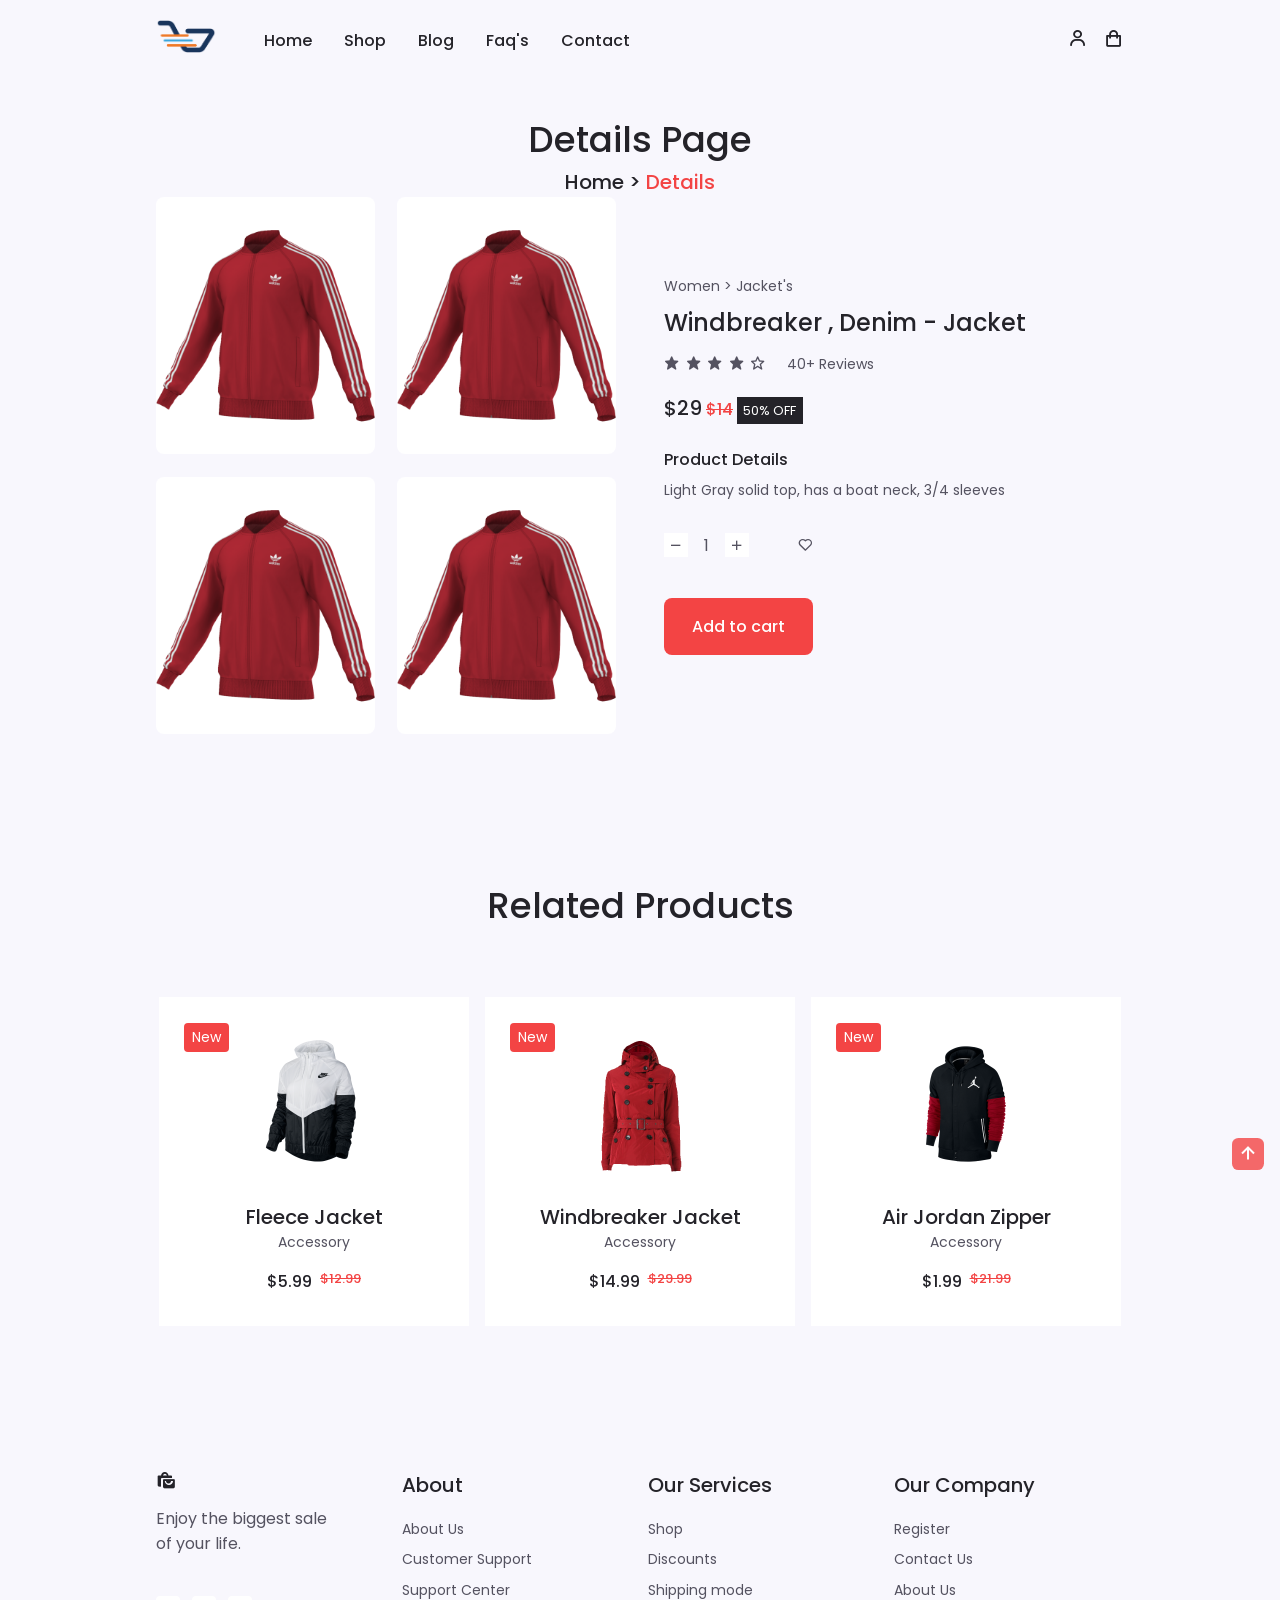
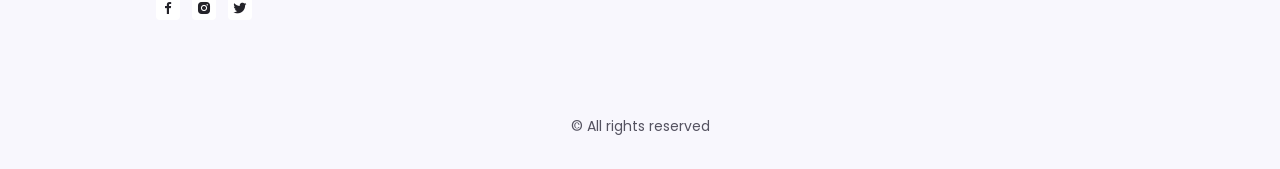
<file: details15.html>
<!DOCTYPE html>
<html lang="en">
<head>
    <meta charset="UTF-8">
    <meta http-equiv="X-UA-Compatible" content="IE=edge">
    <meta name="viewport" content="width=device-width, initial-scale=1.0">

    <!--=============== BOXICONS ===============-->
    <link rel="stylesheet" href="https://cdn.jsdelivr.net/npm/boxicons@latest/css/boxicons.min.css">

    <!--=============== SWIPER CSS ===============-->
    <link rel="stylesheet" href="assets/css/swiper-bundle.min.css">

    <!--=============== CSS ===============-->
    <link rel="stylesheet" href="assets/css/style.css">
    <link rel="stylesheet" href="assets/css/colors/color-1.css">

    <title>Responsive e-commerce website - Crypticalcoder</title>
</head>
<body>
    <!--=============== HEADER ===============-->
    <header class="header" id="header">
        <nav class="nav container">
            <a href="index.html" class="nav_logo" style="width: 60px; text-transform: capitalize;">
                <span style="color: var(--first-color); text-transform: uppercase;"><img src="assets/img/logo.png" alt="">
            </a>

            <div class="nav_menu" id="nav-menu">
                <ul class="nav_list">
                    <li class="nav_item">
                        <a href="index.html" class="nav_link">Home</a>
                    </li>

                    <li class="nav_item">
                        <a href="shop.html" class="nav_link">Shop</a>
                    </li>

                    <!-- <li class="nav_item">
                        <a href="cart.html" class="nav_link">Cart</a>
                    </li> -->

                    <li class="nav_item">
                        <a href="blog.html" class="nav_link">Blog</a>
                    </li>

                    <li class="nav_item">
                        <a href="faq.html" class="nav_link">Faq's</a>
                    </li>

                    <li class="nav_item">
                        <a href="contact.html" class="nav_link">Contact</a>
                    </li>
                </ul>
                <div class="nav_close" id="nav-close">
                    <i class="bx bx-x"></i>
                </div>
            </div>

            <div class="nav_btns">
                <div class="login_toggle" id="login-button">
                    <i class="bx bx-user"></i>
                </div>

                <div class="nav_shop" id="cart-shop">
                    <i class="bx bx-shopping-bag"></i>
                </div>

                <div class="nav_toggle" id="nav_toggle">
                    <i class="bx bx-grid-alt"></i>
                </div>
            </div>
        </nav>
    </header>

    <!--=============== CART ===============-->
    <div class="cart" id="cart">
        <i class="bx bx-x cart_close" id="cart_close"></i>

        <he class="cart_title-center">My Cart</he>
        <div class="cart_container">
            <article class="cart_card">
                <div class="cart_box">
                    <img src="assets/img/cart-1.png" alt="" class="cart_img">
                </div>
                <div class="cart_details">
                    <h3 class="cart_title">Windbreaker</h3>
                    <span class="cart_price" id="cart_item_1">12</span>

                    <div class="cart_amount">
                        <div class="cart_amount-content">
                            <span class="cart_amount-box">
                                <i class="bx bx-minus" id="siteBar_minus"></i>
                            </span>

                            <span class="cart_amount-number" id="cart_amount_number">1</span>

                            <span class="cart_amount-box">
                                <i class="bx bx-plus" id="siteBar_plus"></i>
                            </span>
                        </div>

                        <i class="bx bx-trash-alt cart_amount-trash"></i>
                    </div>
                </div>
            </article>

            <article class="cart_card">
                <div class="cart_box">
                    <img src="assets/img/cart-2.png" alt="" class="cart_img">
                </div>
                <div class="cart_details">
                    <h3 class="cart_title">Cardign Hoodie</h3>
                    <span class="cart_price" id="cart_item_2">16</span>

                    <div class="cart_amount">
                        <div class="cart_amount-content">
                            <span class="cart_amount-box">
                                <i class="bx bx-minus" id="siteBar_minus_2"></i>
                            </span>

                            <span class="cart_amount-number" id="cart_amount-number_2">1</span>

                            <span class="cart_amount-box">
                                <i class="bx bx-plus" id="siteBar_plus_2"></i>
                            </span>
                        </div>

                        <i class="bx bx-trash-alt cart_amount-trash"></i>
                    </div>
                </div>
            </article>

            <article class="cart_card">
                <div class="cart_box">
                    <img src="assets/img/cart-3.png" alt="" class="cart_img">
                </div>
                <div class="cart_details">
                    <h3 class="cart_title">Cartoon</h3>
                    <span class="cart_price" id="cart_item_3">20</span>

                    <div class="cart_amount">
                        <div class="cart_amount-content">
                            <span class="cart_amount-box">
                                <i class="bx bx-minus" id="siteBar_minus_3"></i>
                            </span>

                            <span class="cart_amount-number" id="cart_amount_number_3">1</span>

                            <span class="cart_amount-box">
                                <i class="bx bx-plus" id="siteBar_plus_3"></i>
                            </span>
                        </div>

                        <i class="bx bx-trash-alt cart_amount-trash" id="cart_amount_trash"></i>
                    </div>
                </div>
            </article>

        </div>

        <div class="cart_prices">
            <span class="cart_prices-item">3 item</span>
            <div>

                <span class="cart_prices-symbol" id="cart_total_symbol">$</span>
                <span class="cart_prices-total" id="cart_total_price">0</span>
            </div>
        </div>

    </div>


    <!--=============== LOGIN ===============-->
    <div class="login" id="login">
        <i class="bx bx-x cart_close" id="login-close"></i>
        <h2 class="login_title-center">Login</h2>
        <form action="" class="login_form grid">
            <div class="login_content">
                <label for="" class="login_label">Email</label>
                <input type="email" class="login_input">
            </div>
            <div class="login_content">
                <label for="" class="login_label">Password</label>
                <input type="password" class="login_input">
            </div>
            <div>
                <a href="#" class="button">Sign in</a>
            </div>
            <div>
                <p class="signup">Not a member? <a href="registration.html">Sign up now</a></p>
            </div>
        </form>

    </div>

    <!--=============== MAIN ===============-->
    <main class="main">
        <!--=============== DETAILS ===============-->
        <section class="details section container">
            <h2 class="breadcrumb_title">Details Page</h2>
            <h3 class="breadcrumb_subtitle">Home > <span>Details</span></h3>


            <div class="details_container grid">
                <div class="product_images grid">
                    
                    <div class="product_img">                      
                        <img src="assets/img/product-6.png" alt="">
                    </div>

                    <div class="product_img">
                        
                        <img src="assets/img/product-6.png" alt="">
                    </div>

                    <div class="product_img">
                        
                        <img src="assets/img/product-6.png" alt="">
                    </div>

                    <div class="product_img">
                        
                        <img src="assets/img/product-6.png" alt="">
                    </div>
                </div>


                <div class="product_info">
                    <p class="details_subtitle">Women > Jacket's</p>
                    <h3 class="details_title">Windbreaker , Denim - Jacket</h3>

                    <div class="rating">
                        <div class="stars">
                            <i class="bx bxs-star"></i>
                            <i class="bx bxs-star"></i>
                            <i class="bx bxs-star"></i>
                            <i class="bx bxs-star"></i>
                            <i class="bx bx-star"></i>
                        </div>
                        <span class="reviews_count">40+ Reviews</span>
                    </div>

                    <div class="details_prices">
                        <span class="details_price" id="product_price">
                            $29
                        </span>
                        <span class="details_discount">$14</span>
                        <span class="discount_percentage">50% OFF</span>
                    </div>


                    <div class="details_description">
                        <h3 class="description_title">
                            Product Details
                        </h3>

                        <div class="description_details">
                            <p>Light Gray solid top, has a boat neck, 3/4 sleeves</p>
                        </div>
                    </div>


                    <div class="cart_amount">
                        <div class="cart_amount-content">
                            <span class="cart_amount-box">
                                <i class="bx bx-minus" id="minus"></i>
                            </span>

                            <span class="cart_amount-number" id="product_counter">1</span>

                            <span class="cart_amount-box">
                                <i class="bx bx-plus" id="plus"></i>
                            </span>
                        </div>

                        <i class="bx bx-heart cart_amount-heart"></i>
                    </div>

                    <a href="#" class="button">Add to cart</a>
                </div>
            </div>
        </section>

        <!--=============== RELATED PRODUCTS ===============-->
        <section class="related__products section">
            <h2 class="section__title" style="text-align: center;">Related Products</h2>

            <div class="new_container container">
                <div class="swiper new-swiper">
                    <div class="swiper-wrapper">
                        <div class="new_content swiper-slide">
                            <div class="new_tag">New</div>
                            <img src="assets/img/new-1.png" class="new_img">
                            <h3 class="new_title">Windbreaker Jacket</h3>
                            <span class="new_subtitle">Accessory</span>

                            <div class="new_prices">
                                <span class="new_price">$14.99</span>
                                <span class="new_discount">$29.99</span>
                            </div>


                            <a href="details.html" class="button new_button">
                                <i class="bx bx-cart-alt new_icon"></i>
                            </a>
                        </div>


                        <div class="new_content swiper-slide">
                            <div class="new_tag">New</div>
                            <img src="assets/img/new-2.png" class="new_img">
                            <h3 class="new_title">Air Jordan Zipper</h3>
                            <span class="new_subtitle">Accessory</span>

                            <div class="new_prices">
                                <span class="new_price">$1.99</span>
                                <span class="new_discount">$21.99</span>
                            </div>


                            <a href="details.html" class="button new_button">
                                <i class="bx bx-cart-alt new_icon"></i>
                            </a>
                        </div>


                        <div class="new_content swiper-slide">
                            <div class="new_tag">New</div>
                            <img src="assets/img/new-3.png" class="new_img">
                            <h3 class="new_title">Fur Jacket</h3>
                            <span class="new_subtitle">Accessory</span>

                            <div class="new_prices">
                                <span class="new_price">$4.99</span>
                                <span class="new_discount">$9.99</span>
                            </div>


                            <a href="details.html" class="button new_button">
                                <i class="bx bx-cart-alt new_icon"></i>
                            </a>
                        </div>


                        <div class="new_content swiper-slide">
                            <div class="new_tag">New</div>
                            <img src="assets/img/new-4.png" class="new_img">
                            <h3 class="new_title">Fleece Jacket</h3>
                            <span class="new_subtitle">Accessory</span>

                            <div class="new_prices">
                                <span class="new_price">$24.99</span>
                                <span class="new_discount">$44.99</span>
                            </div>


                            <a href="details.html" class="button new_button">
                                <i class="bx bx-cart-alt new_icon"></i>
                            </a>
                        </div>

                        <div class="new_content swiper-slide">
                            <div class="new_tag">New</div>
                            <img src="assets/img/new-5.png" class="new_img">
                            <h3 class="new_title">Nike Hoodie</h3>
                            <span class="new_subtitle">Accessory</span>

                            <div class="new_prices">
                                <span class="new_price">$7.99</span>
                                <span class="new_discount">$14.99</span>
                            </div>


                            <a href="details.html" class="button new_button">
                                <i class="bx bx-cart-alt new_icon"></i>
                            </a>
                        </div>


                        <div class="new_content swiper-slide">
                            <div class="new_tag">New</div>
                            <img src="assets/img/new-6.png" class="new_img">
                            <h3 class="new_title">Fleece Jacket</h3>
                            <span class="new_subtitle">Accessory</span>

                            <div class="new_prices">
                                <span class="new_price">$5.99</span>
                                <span class="new_discount">$12.99</span>
                            </div>


                            <a href="details.html" class="button new_button">
                                <i class="bx bx-cart-alt new_icon"></i>
                            </a>
                        </div>




                    </div>
                </div>
            </div>
        </section>
    </main>

    <!--=============== FOOTER ===============-->
    <footer class="footer section">
        <div class="footer_container container grid">
            <div class="footer_content">
                <a href="#" class="footer_logo">
                    <i class="bx bxs-shopping-bags footer_logo-icon"></i>
                </a>

                <p class="footer_description">Enjoy the biggest sale <br> of your life.</p>

                <div class="footer_social">
                    <a href="#" class="footer_social-link"><i class="bx bxl-facebook"></i></a>

                    <a href="#" class="footer_social-link"><i class="bx bxl-instagram-alt"></i></a>

                    <a href="#" class="footer_social-link"><i class="bx bxl-twitter"></i></a>
                </div>
            </div>

            <!-- Footer content -->
            <div class="footer_content">
                <h3 class="footer_title">About</h3>

                <ul class="footer_links">
                    <li><a href="about.html" class="footer_link">About Us</a></li>
                    <li><a href="#" class="footer_link">Customer Support</a></li>
                    <li><a href="#" class="footer_link">Support Center</a></li>
                </ul>
            </div>

            <div class="footer_content">
                <h3 class="footer_title">Our Services</h3>

                <ul class="footer_links">
                    <li><a href="shop.html" class="footer_link">Shop</a></li>
                    <li><a href="#" class="footer_link">Discounts</a></li>
                    <li><a href="#" class="footer_link">Shipping mode</a></li>
                </ul>
            </div>

            <div class="footer_content">
                <h3 class="footer_title">Our Company</h3>

                <ul class="footer_links">
                    <li><a href="registration.html" class="footer_link">Register</a></li>
                    <li><a href="contact.html" class="footer_link">Contact Us</a></li>
                    <li><a href="about.html" class="footer_link">About Us</a></li>
                </ul>
            </div>



        </div>
        <span class="footer_copy">&#169; All rights reserved</span>
    </footer>
    <!--=============== LIGHTBOX ===============-->

    <!--=============== SCROLL UP ===============-->
    <a href="#" class="scrollup" id="scroll-up">
        <i class="bx bx-up-arrow-alt scrollup_icon"></i>
    </a>
    <!--=============== STYLE SWITCHER ===============-->
    
    <!--=============== SWIPER JS ===============-->
    <script src="assets/js/swiper-bundle.min.js"></script>




    <!--=============== JS ===============-->
    <script src="assets/js/main.js"></script>
</body>
</html>
</file>
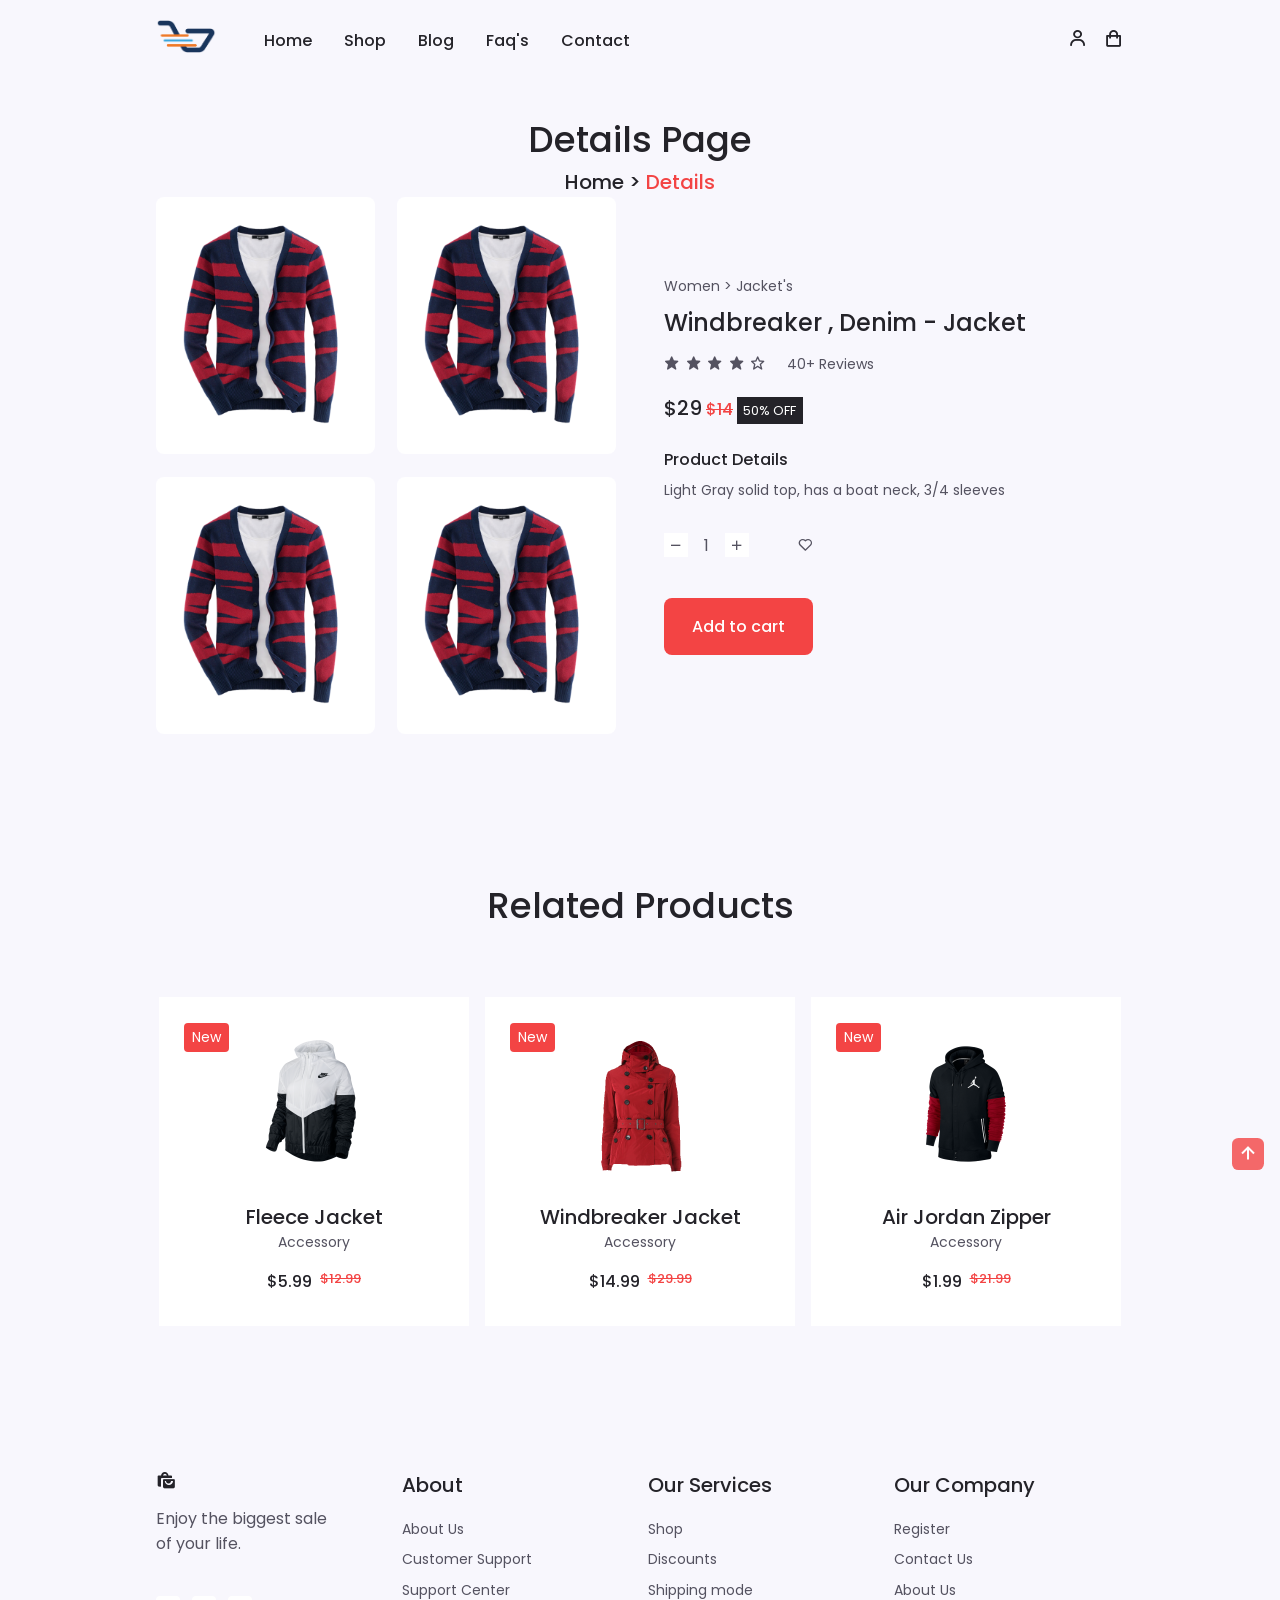
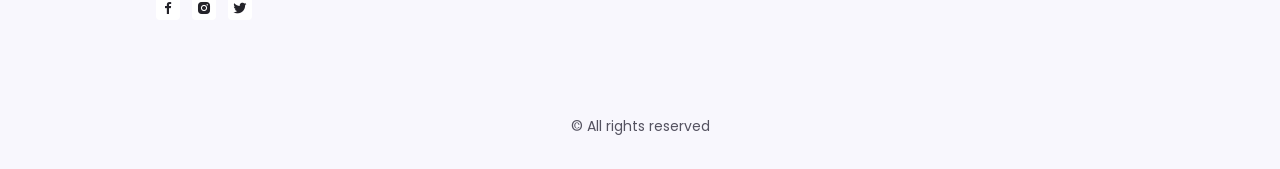
<file: details2.html>
<!DOCTYPE html>
<html lang="en">
<head>
    <meta charset="UTF-8">
    <meta http-equiv="X-UA-Compatible" content="IE=edge">
    <meta name="viewport" content="width=device-width, initial-scale=1.0">

    <!--=============== BOXICONS ===============-->
    <link rel="stylesheet" href="https://cdn.jsdelivr.net/npm/boxicons@latest/css/boxicons.min.css">

    <!--=============== SWIPER CSS ===============-->
    <link rel="stylesheet" href="assets/css/swiper-bundle.min.css">

    <!--=============== CSS ===============-->
    <link rel="stylesheet" href="assets/css/style.css">
    <link rel="stylesheet" href="assets/css/colors/color-1.css">

    <title>Responsive e-commerce website - Crypticalcoder</title>
</head>
<body>
    <!--=============== HEADER ===============-->
    <header class="header" id="header">
        <nav class="nav container">
            <a href="index.html" class="nav_logo" style="width: 60px; text-transform: capitalize;">
                <span style="color: var(--first-color); text-transform: uppercase;"><img src="assets/img/logo.png" alt="">
            </a>

            <div class="nav_menu" id="nav-menu">
                <ul class="nav_list">
                    <li class="nav_item">
                        <a href="index.html" class="nav_link">Home</a>
                    </li>

                    <li class="nav_item">
                        <a href="shop.html" class="nav_link">Shop</a>
                    </li>

                    <!-- <li class="nav_item">
                        <a href="cart.html" class="nav_link">Cart</a>
                    </li> -->

                    <li class="nav_item">
                        <a href="blog.html" class="nav_link">Blog</a>
                    </li>

                    <li class="nav_item">
                        <a href="faq.html" class="nav_link">Faq's</a>
                    </li>

                    <li class="nav_item">
                        <a href="contact.html" class="nav_link">Contact</a>
                    </li>
                </ul>
                <div class="nav_close" id="nav-close">
                    <i class="bx bx-x"></i>
                </div>
            </div>

            <div class="nav_btns">
                <div class="login_toggle" id="login-button">
                    <i class="bx bx-user"></i>
                </div>

                <div class="nav_shop" id="cart-shop">
                    <i class="bx bx-shopping-bag"></i>
                </div>

                <div class="nav_toggle" id="nav_toggle">
                    <i class="bx bx-grid-alt"></i>
                </div>
            </div>
        </nav>
    </header>

    <!--=============== CART ===============-->
    <div class="cart" id="cart">
        <i class="bx bx-x cart_close" id="cart_close"></i>

        <he class="cart_title-center">My Cart</he>
        <div class="cart_container">
            <article class="cart_card">
                <div class="cart_box">
                    <img src="assets/img/cart-1.png" alt="" class="cart_img">
                </div>
                <div class="cart_details">
                    <h3 class="cart_title">Windbreaker</h3>
                    <span class="cart_price" id="cart_item_1">12</span>

                    <div class="cart_amount">
                        <div class="cart_amount-content">
                            <span class="cart_amount-box">
                                <i class="bx bx-minus" id="siteBar_minus"></i>
                            </span>

                            <span class="cart_amount-number" id="cart_amount_number">1</span>

                            <span class="cart_amount-box">
                                <i class="bx bx-plus" id="siteBar_plus"></i>
                            </span>
                        </div>

                        <i class="bx bx-trash-alt cart_amount-trash"></i>
                    </div>
                </div>
            </article>

            <article class="cart_card">
                <div class="cart_box">
                    <img src="assets/img/cart-2.png" alt="" class="cart_img">
                </div>
                <div class="cart_details">
                    <h3 class="cart_title">Cardign Hoodie</h3>
                    <span class="cart_price" id="cart_item_2">16</span>

                    <div class="cart_amount">
                        <div class="cart_amount-content">
                            <span class="cart_amount-box">
                                <i class="bx bx-minus" id="siteBar_minus_2"></i>
                            </span>

                            <span class="cart_amount-number" id="cart_amount-number_2">1</span>

                            <span class="cart_amount-box">
                                <i class="bx bx-plus" id="siteBar_plus_2"></i>
                            </span>
                        </div>

                        <i class="bx bx-trash-alt cart_amount-trash"></i>
                    </div>
                </div>
            </article>

            <article class="cart_card">
                <div class="cart_box">
                    <img src="assets/img/cart-3.png" alt="" class="cart_img">
                </div>
                <div class="cart_details">
                    <h3 class="cart_title">Cartoon</h3>
                    <span class="cart_price" id="cart_item_3">20</span>

                    <div class="cart_amount">
                        <div class="cart_amount-content">
                            <span class="cart_amount-box">
                                <i class="bx bx-minus" id="siteBar_minus_3"></i>
                            </span>

                            <span class="cart_amount-number" id="cart_amount_number_3">1</span>

                            <span class="cart_amount-box">
                                <i class="bx bx-plus" id="siteBar_plus_3"></i>
                            </span>
                        </div>

                        <i class="bx bx-trash-alt cart_amount-trash" id="cart_amount_trash"></i>
                    </div>
                </div>
            </article>

        </div>

        <div class="cart_prices">
            <span class="cart_prices-item">3 item</span>
            <div>

                <span class="cart_prices-symbol" id="cart_total_symbol">$</span>
                <span class="cart_prices-total" id="cart_total_price">0</span>
            </div>
        </div>

    </div>


    <!--=============== LOGIN ===============-->
    <div class="login" id="login">
        <i class="bx bx-x cart_close" id="login-close"></i>
        <h2 class="login_title-center">Login</h2>
        <form action="" class="login_form grid">
            <div class="login_content">
                <label for="" class="login_label">Email</label>
                <input type="email" class="login_input">
            </div>
            <div class="login_content">
                <label for="" class="login_label">Password</label>
                <input type="password" class="login_input">
            </div>
            <div>
                <a href="#" class="button">Sign in</a>
            </div>
            <div>
                <p class="signup">Not a member? <a href="registration.html">Sign up now</a></p>
            </div>
        </form>

    </div>

    <!--=============== MAIN ===============-->
    <main class="main">
        <!--=============== DETAILS ===============-->
        <section class="details section container">
            <h2 class="breadcrumb_title">Details Page</h2>
            <h3 class="breadcrumb_subtitle">Home > <span>Details</span></h3>


            <div class="details_container grid">
                <div class="product_images grid">
                    
                    <div class="product_img">                      
                        <img src="assets/img/slide-2.png" alt="">
                    </div>

                    <div class="product_img">
                        
                        <img src="assets/img/slide-2.png" alt="">
                    </div>

                    <div class="product_img">
                        
                        <img src="assets/img/slide-2.png" alt="">
                    </div>

                    <div class="product_img">
                        
                        <img src="assets/img/slide-2.png" alt="">
                    </div>
                </div>


                <div class="product_info">
                    <p class="details_subtitle">Women > Jacket's</p>
                    <h3 class="details_title">Windbreaker , Denim - Jacket</h3>

                    <div class="rating">
                        <div class="stars">
                            <i class="bx bxs-star"></i>
                            <i class="bx bxs-star"></i>
                            <i class="bx bxs-star"></i>
                            <i class="bx bxs-star"></i>
                            <i class="bx bx-star"></i>
                        </div>
                        <span class="reviews_count">40+ Reviews</span>
                    </div>

                    <div class="details_prices">
                        <span class="details_price" id="product_price">
                            $29
                        </span>
                        <span class="details_discount">$14</span>
                        <span class="discount_percentage">50% OFF</span>
                    </div>


                    <div class="details_description">
                        <h3 class="description_title">
                            Product Details
                        </h3>

                        <div class="description_details">
                            <p>Light Gray solid top, has a boat neck, 3/4 sleeves</p>
                        </div>
                    </div>


                    <div class="cart_amount">
                        <div class="cart_amount-content">
                            <span class="cart_amount-box">
                                <i class="bx bx-minus" id="minus"></i>
                            </span>

                            <span class="cart_amount-number" id="product_counter">1</span>

                            <span class="cart_amount-box">
                                <i class="bx bx-plus" id="plus"></i>
                            </span>
                        </div>

                        <i class="bx bx-heart cart_amount-heart"></i>
                    </div>

                    <a href="#" class="button">Add to cart</a>
                </div>
            </div>
        </section>

        <!--=============== RELATED PRODUCTS ===============-->
        <section class="related__products section">
            <h2 class="section__title" style="text-align: center;">Related Products</h2>

            <div class="new_container container">
                <div class="swiper new-swiper">
                    <div class="swiper-wrapper">
                        <div class="new_content swiper-slide">
                            <div class="new_tag">New</div>
                            <img src="assets/img/new-1.png" class="new_img">
                            <h3 class="new_title">Windbreaker Jacket</h3>
                            <span class="new_subtitle">Accessory</span>

                            <div class="new_prices">
                                <span class="new_price">$14.99</span>
                                <span class="new_discount">$29.99</span>
                            </div>


                            <a href="details.html" class="button new_button">
                                <i class="bx bx-cart-alt new_icon"></i>
                            </a>
                        </div>


                        <div class="new_content swiper-slide">
                            <div class="new_tag">New</div>
                            <img src="assets/img/new-2.png" class="new_img">
                            <h3 class="new_title">Air Jordan Zipper</h3>
                            <span class="new_subtitle">Accessory</span>

                            <div class="new_prices">
                                <span class="new_price">$1.99</span>
                                <span class="new_discount">$21.99</span>
                            </div>


                            <a href="details.html" class="button new_button">
                                <i class="bx bx-cart-alt new_icon"></i>
                            </a>
                        </div>


                        <div class="new_content swiper-slide">
                            <div class="new_tag">New</div>
                            <img src="assets/img/new-3.png" class="new_img">
                            <h3 class="new_title">Fur Jacket</h3>
                            <span class="new_subtitle">Accessory</span>

                            <div class="new_prices">
                                <span class="new_price">$4.99</span>
                                <span class="new_discount">$9.99</span>
                            </div>


                            <a href="details.html" class="button new_button">
                                <i class="bx bx-cart-alt new_icon"></i>
                            </a>
                        </div>


                        <div class="new_content swiper-slide">
                            <div class="new_tag">New</div>
                            <img src="assets/img/new-4.png" class="new_img">
                            <h3 class="new_title">Fleece Jacket</h3>
                            <span class="new_subtitle">Accessory</span>

                            <div class="new_prices">
                                <span class="new_price">$24.99</span>
                                <span class="new_discount">$44.99</span>
                            </div>


                            <a href="details.html" class="button new_button">
                                <i class="bx bx-cart-alt new_icon"></i>
                            </a>
                        </div>

                        <div class="new_content swiper-slide">
                            <div class="new_tag">New</div>
                            <img src="assets/img/new-5.png" class="new_img">
                            <h3 class="new_title">Nike Hoodie</h3>
                            <span class="new_subtitle">Accessory</span>

                            <div class="new_prices">
                                <span class="new_price">$7.99</span>
                                <span class="new_discount">$14.99</span>
                            </div>


                            <a href="details.html" class="button new_button">
                                <i class="bx bx-cart-alt new_icon"></i>
                            </a>
                        </div>


                        <div class="new_content swiper-slide">
                            <div class="new_tag">New</div>
                            <img src="assets/img/new-6.png" class="new_img">
                            <h3 class="new_title">Fleece Jacket</h3>
                            <span class="new_subtitle">Accessory</span>

                            <div class="new_prices">
                                <span class="new_price">$5.99</span>
                                <span class="new_discount">$12.99</span>
                            </div>


                            <a href="details.html" class="button new_button">
                                <i class="bx bx-cart-alt new_icon"></i>
                            </a>
                        </div>




                    </div>
                </div>
            </div>
        </section>
    </main>

    <!--=============== FOOTER ===============-->
    <footer class="footer section">
        <div class="footer_container container grid">
            <div class="footer_content">
                <a href="#" class="footer_logo">
                    <i class="bx bxs-shopping-bags footer_logo-icon"></i>
                </a>

                <p class="footer_description">Enjoy the biggest sale <br> of your life.</p>

                <div class="footer_social">
                    <a href="#" class="footer_social-link"><i class="bx bxl-facebook"></i></a>

                    <a href="#" class="footer_social-link"><i class="bx bxl-instagram-alt"></i></a>

                    <a href="#" class="footer_social-link"><i class="bx bxl-twitter"></i></a>
                </div>
            </div>

            <!-- Footer content -->
            <div class="footer_content">
                <h3 class="footer_title">About</h3>

                <ul class="footer_links">
                    <li><a href="about.html" class="footer_link">About Us</a></li>
                    <li><a href="#" class="footer_link">Customer Support</a></li>
                    <li><a href="#" class="footer_link">Support Center</a></li>
                </ul>
            </div>

            <div class="footer_content">
                <h3 class="footer_title">Our Services</h3>

                <ul class="footer_links">
                    <li><a href="shop.html" class="footer_link">Shop</a></li>
                    <li><a href="#" class="footer_link">Discounts</a></li>
                    <li><a href="#" class="footer_link">Shipping mode</a></li>
                </ul>
            </div>

            <div class="footer_content">
                <h3 class="footer_title">Our Company</h3>

                <ul class="footer_links">
                    <li><a href="registration.html" class="footer_link">Register</a></li>
                    <li><a href="contact.html" class="footer_link">Contact Us</a></li>
                    <li><a href="about.html" class="footer_link">About Us</a></li>
                </ul>
            </div>



        </div>
        <span class="footer_copy">&#169; All rights reserved</span>
    </footer>
    <!--=============== LIGHTBOX ===============-->

    <!--=============== SCROLL UP ===============-->
    <a href="#" class="scrollup" id="scroll-up">
        <i class="bx bx-up-arrow-alt scrollup_icon"></i>
    </a>
    <!--=============== STYLE SWITCHER ===============-->
    
    <!--=============== SWIPER JS ===============-->
    <script src="assets/js/swiper-bundle.min.js"></script>




    <!--=============== JS ===============-->
    <script src="assets/js/main.js"></script>
</body>
</html>
</file>
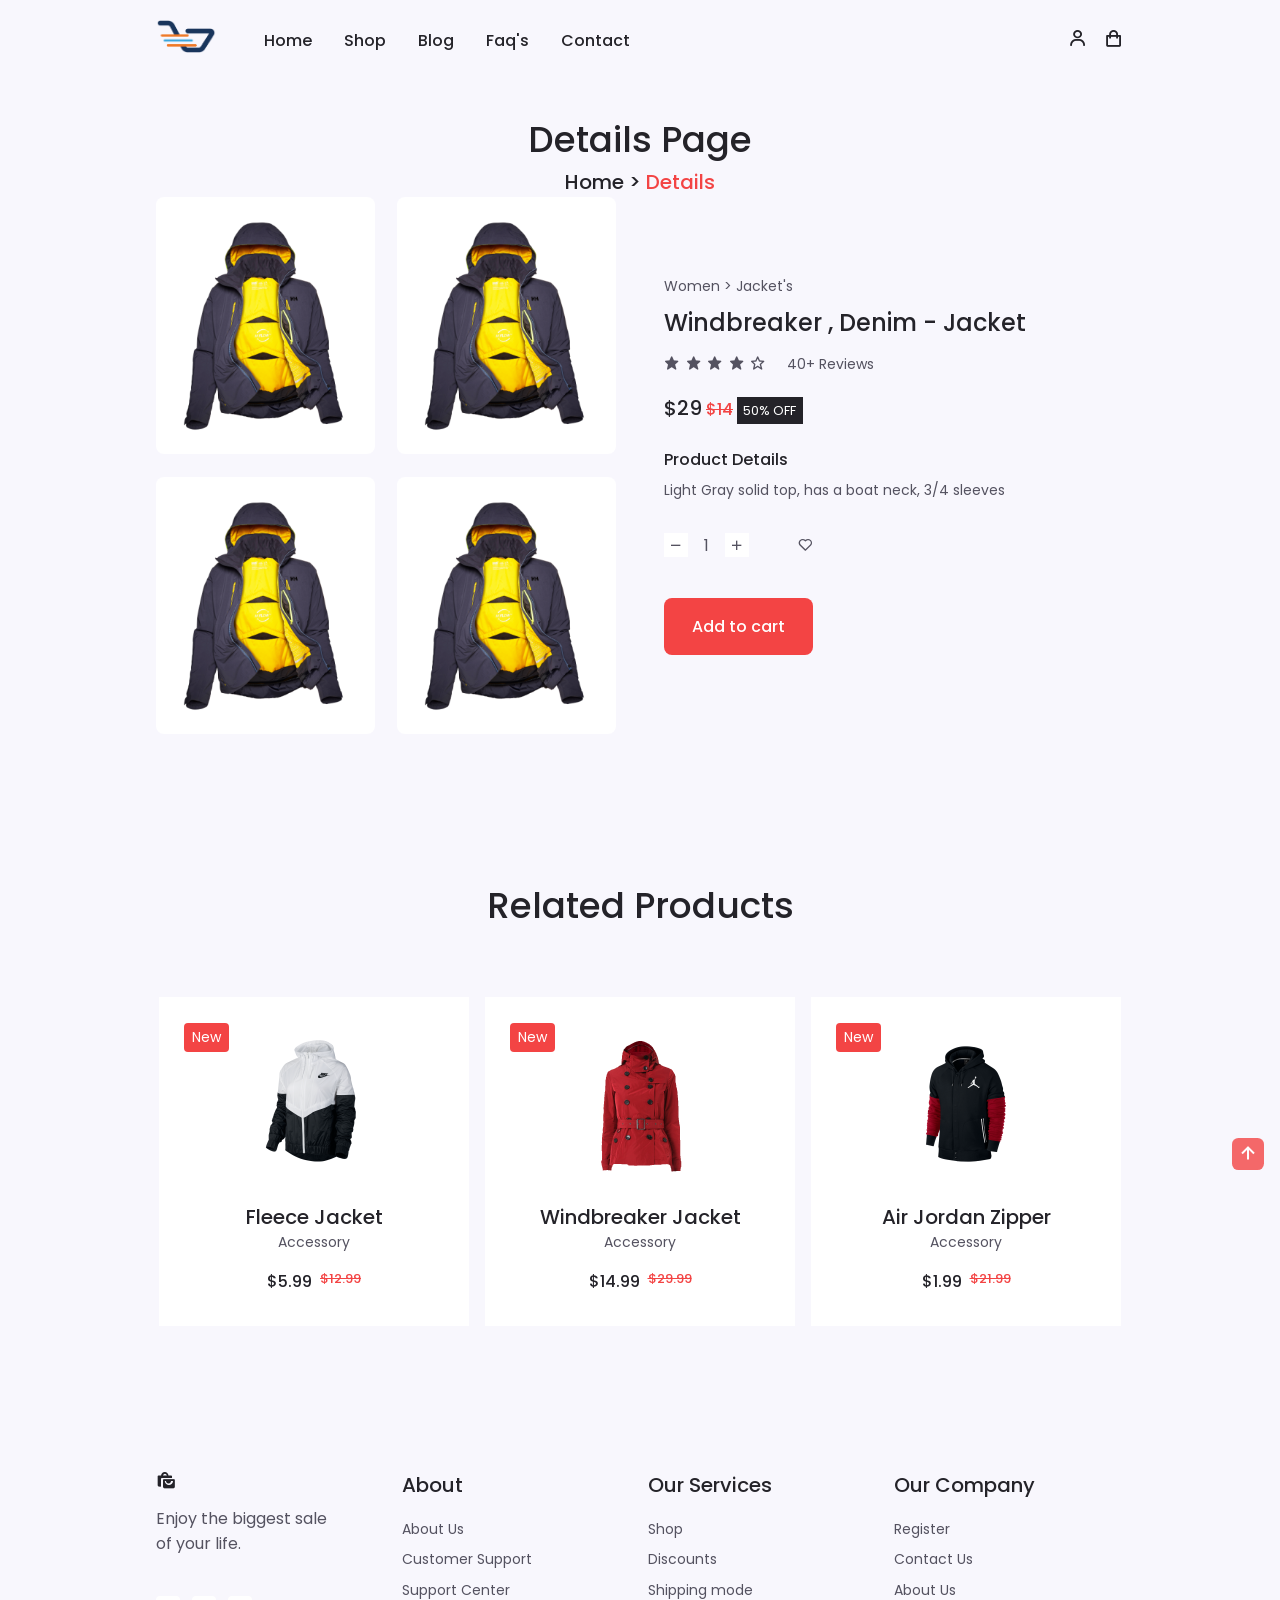
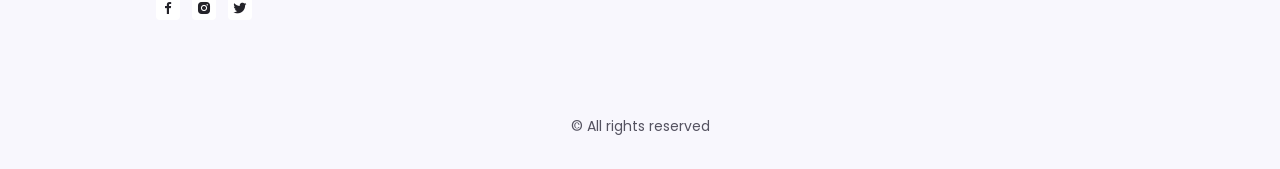
<file: details3.html>
<!DOCTYPE html>
<html lang="en">
<head>
    <meta charset="UTF-8">
    <meta http-equiv="X-UA-Compatible" content="IE=edge">
    <meta name="viewport" content="width=device-width, initial-scale=1.0">

    <!--=============== BOXICONS ===============-->
    <link rel="stylesheet" href="https://cdn.jsdelivr.net/npm/boxicons@latest/css/boxicons.min.css">

    <!--=============== SWIPER CSS ===============-->
    <link rel="stylesheet" href="assets/css/swiper-bundle.min.css">

    <!--=============== CSS ===============-->
    <link rel="stylesheet" href="assets/css/style.css">
    <link rel="stylesheet" href="assets/css/colors/color-1.css">

    <title>Responsive e-commerce website - Crypticalcoder</title>
</head>
<body>
    <!--=============== HEADER ===============-->
    <header class="header" id="header">
        <nav class="nav container">
            <a href="index.html" class="nav_logo" style="width: 60px; text-transform: capitalize;">
                <span style="color: var(--first-color); text-transform: uppercase;"><img src="assets/img/logo.png" alt="">
            </a>

            <div class="nav_menu" id="nav-menu">
                <ul class="nav_list">
                    <li class="nav_item">
                        <a href="index.html" class="nav_link">Home</a>
                    </li>

                    <li class="nav_item">
                        <a href="shop.html" class="nav_link">Shop</a>
                    </li>

                    <!-- <li class="nav_item">
                        <a href="cart.html" class="nav_link">Cart</a>
                    </li> -->

                    <li class="nav_item">
                        <a href="blog.html" class="nav_link">Blog</a>
                    </li>

                    <li class="nav_item">
                        <a href="faq.html" class="nav_link">Faq's</a>
                    </li>

                    <li class="nav_item">
                        <a href="contact.html" class="nav_link">Contact</a>
                    </li>
                </ul>
                <div class="nav_close" id="nav-close">
                    <i class="bx bx-x"></i>
                </div>
            </div>

            <div class="nav_btns">
                <div class="login_toggle" id="login-button">
                    <i class="bx bx-user"></i>
                </div>

                <div class="nav_shop" id="cart-shop">
                    <i class="bx bx-shopping-bag"></i>
                </div>

                <div class="nav_toggle" id="nav_toggle">
                    <i class="bx bx-grid-alt"></i>
                </div>
            </div>
        </nav>
    </header>

    <!--=============== CART ===============-->
    <div class="cart" id="cart">
        <i class="bx bx-x cart_close" id="cart_close"></i>

        <he class="cart_title-center">My Cart</he>
        <div class="cart_container">
            <article class="cart_card">
                <div class="cart_box">
                    <img src="assets/img/cart-1.png" alt="" class="cart_img">
                </div>
                <div class="cart_details">
                    <h3 class="cart_title">Windbreaker</h3>
                    <span class="cart_price" id="cart_item_1">12</span>

                    <div class="cart_amount">
                        <div class="cart_amount-content">
                            <span class="cart_amount-box">
                                <i class="bx bx-minus" id="siteBar_minus"></i>
                            </span>

                            <span class="cart_amount-number" id="cart_amount_number">1</span>

                            <span class="cart_amount-box">
                                <i class="bx bx-plus" id="siteBar_plus"></i>
                            </span>
                        </div>

                        <i class="bx bx-trash-alt cart_amount-trash"></i>
                    </div>
                </div>
            </article>

            <article class="cart_card">
                <div class="cart_box">
                    <img src="assets/img/cart-2.png" alt="" class="cart_img">
                </div>
                <div class="cart_details">
                    <h3 class="cart_title">Cardign Hoodie</h3>
                    <span class="cart_price" id="cart_item_2">16</span>

                    <div class="cart_amount">
                        <div class="cart_amount-content">
                            <span class="cart_amount-box">
                                <i class="bx bx-minus" id="siteBar_minus_2"></i>
                            </span>

                            <span class="cart_amount-number" id="cart_amount-number_2">1</span>

                            <span class="cart_amount-box">
                                <i class="bx bx-plus" id="siteBar_plus_2"></i>
                            </span>
                        </div>

                        <i class="bx bx-trash-alt cart_amount-trash"></i>
                    </div>
                </div>
            </article>

            <article class="cart_card">
                <div class="cart_box">
                    <img src="assets/img/cart-3.png" alt="" class="cart_img">
                </div>
                <div class="cart_details">
                    <h3 class="cart_title">Cartoon</h3>
                    <span class="cart_price" id="cart_item_3">20</span>

                    <div class="cart_amount">
                        <div class="cart_amount-content">
                            <span class="cart_amount-box">
                                <i class="bx bx-minus" id="siteBar_minus_3"></i>
                            </span>

                            <span class="cart_amount-number" id="cart_amount_number_3">1</span>

                            <span class="cart_amount-box">
                                <i class="bx bx-plus" id="siteBar_plus_3"></i>
                            </span>
                        </div>

                        <i class="bx bx-trash-alt cart_amount-trash" id="cart_amount_trash"></i>
                    </div>
                </div>
            </article>

        </div>

        <div class="cart_prices">
            <span class="cart_prices-item">3 item</span>
            <div>

                <span class="cart_prices-symbol" id="cart_total_symbol">$</span>
                <span class="cart_prices-total" id="cart_total_price">0</span>
            </div>
        </div>

    </div>


    <!--=============== LOGIN ===============-->
    <div class="login" id="login">
        <i class="bx bx-x cart_close" id="login-close"></i>
        <h2 class="login_title-center">Login</h2>
        <form action="" class="login_form grid">
            <div class="login_content">
                <label for="" class="login_label">Email</label>
                <input type="email" class="login_input">
            </div>
            <div class="login_content">
                <label for="" class="login_label">Password</label>
                <input type="password" class="login_input">
            </div>
            <div>
                <a href="#" class="button">Sign in</a>
            </div>
            <div>
                <p class="signup">Not a member? <a href="registration.html">Sign up now</a></p>
            </div>
        </form>

    </div>

    <!--=============== MAIN ===============-->
    <main class="main">
        <!--=============== DETAILS ===============-->
        <section class="details section container">
            <h2 class="breadcrumb_title">Details Page</h2>
            <h3 class="breadcrumb_subtitle">Home > <span>Details</span></h3>


            <div class="details_container grid">
                <div class="product_images grid">
                    
                    <div class="product_img">                      
                        <img src="assets/img/slide-3.png" alt="">
                    </div>

                    <div class="product_img">
                        
                        <img src="assets/img/slide-3.png" alt="">
                    </div>

                    <div class="product_img">
                        
                        <img src="assets/img/slide-3.png" alt="">
                    </div>

                    <div class="product_img">
                        
                        <img src="assets/img/slide-3.png" alt="">
                    </div>
                </div>


                <div class="product_info">
                    <p class="details_subtitle">Women > Jacket's</p>
                    <h3 class="details_title">Windbreaker , Denim - Jacket</h3>

                    <div class="rating">
                        <div class="stars">
                            <i class="bx bxs-star"></i>
                            <i class="bx bxs-star"></i>
                            <i class="bx bxs-star"></i>
                            <i class="bx bxs-star"></i>
                            <i class="bx bx-star"></i>
                        </div>
                        <span class="reviews_count">40+ Reviews</span>
                    </div>

                    <div class="details_prices">
                        <span class="details_price" id="product_price">
                            $29
                        </span>
                        <span class="details_discount">$14</span>
                        <span class="discount_percentage">50% OFF</span>
                    </div>


                    <div class="details_description">
                        <h3 class="description_title">
                            Product Details
                        </h3>

                        <div class="description_details">
                            <p>Light Gray solid top, has a boat neck, 3/4 sleeves</p>
                        </div>
                    </div>


                    <div class="cart_amount">
                        <div class="cart_amount-content">
                            <span class="cart_amount-box">
                                <i class="bx bx-minus" id="minus"></i>
                            </span>

                            <span class="cart_amount-number" id="product_counter">1</span>

                            <span class="cart_amount-box">
                                <i class="bx bx-plus" id="plus"></i>
                            </span>
                        </div>

                        <i class="bx bx-heart cart_amount-heart"></i>
                    </div>

                    <a href="#" class="button">Add to cart</a>
                </div>
            </div>
        </section>

        <!--=============== RELATED PRODUCTS ===============-->
        <section class="related__products section">
            <h2 class="section__title" style="text-align: center;">Related Products</h2>

            <div class="new_container container">
                <div class="swiper new-swiper">
                    <div class="swiper-wrapper">
                        <div class="new_content swiper-slide">
                            <div class="new_tag">New</div>
                            <img src="assets/img/new-1.png" class="new_img">
                            <h3 class="new_title">Windbreaker Jacket</h3>
                            <span class="new_subtitle">Accessory</span>

                            <div class="new_prices">
                                <span class="new_price">$14.99</span>
                                <span class="new_discount">$29.99</span>
                            </div>


                            <a href="details.html" class="button new_button">
                                <i class="bx bx-cart-alt new_icon"></i>
                            </a>
                        </div>


                        <div class="new_content swiper-slide">
                            <div class="new_tag">New</div>
                            <img src="assets/img/new-2.png" class="new_img">
                            <h3 class="new_title">Air Jordan Zipper</h3>
                            <span class="new_subtitle">Accessory</span>

                            <div class="new_prices">
                                <span class="new_price">$1.99</span>
                                <span class="new_discount">$21.99</span>
                            </div>


                            <a href="details.html" class="button new_button">
                                <i class="bx bx-cart-alt new_icon"></i>
                            </a>
                        </div>


                        <div class="new_content swiper-slide">
                            <div class="new_tag">New</div>
                            <img src="assets/img/new-3.png" class="new_img">
                            <h3 class="new_title">Fur Jacket</h3>
                            <span class="new_subtitle">Accessory</span>

                            <div class="new_prices">
                                <span class="new_price">$4.99</span>
                                <span class="new_discount">$9.99</span>
                            </div>


                            <a href="details.html" class="button new_button">
                                <i class="bx bx-cart-alt new_icon"></i>
                            </a>
                        </div>


                        <div class="new_content swiper-slide">
                            <div class="new_tag">New</div>
                            <img src="assets/img/new-4.png" class="new_img">
                            <h3 class="new_title">Fleece Jacket</h3>
                            <span class="new_subtitle">Accessory</span>

                            <div class="new_prices">
                                <span class="new_price">$24.99</span>
                                <span class="new_discount">$44.99</span>
                            </div>


                            <a href="details.html" class="button new_button">
                                <i class="bx bx-cart-alt new_icon"></i>
                            </a>
                        </div>

                        <div class="new_content swiper-slide">
                            <div class="new_tag">New</div>
                            <img src="assets/img/new-5.png" class="new_img">
                            <h3 class="new_title">Nike Hoodie</h3>
                            <span class="new_subtitle">Accessory</span>

                            <div class="new_prices">
                                <span class="new_price">$7.99</span>
                                <span class="new_discount">$14.99</span>
                            </div>


                            <a href="details.html" class="button new_button">
                                <i class="bx bx-cart-alt new_icon"></i>
                            </a>
                        </div>


                        <div class="new_content swiper-slide">
                            <div class="new_tag">New</div>
                            <img src="assets/img/new-6.png" class="new_img">
                            <h3 class="new_title">Fleece Jacket</h3>
                            <span class="new_subtitle">Accessory</span>

                            <div class="new_prices">
                                <span class="new_price">$5.99</span>
                                <span class="new_discount">$12.99</span>
                            </div>


                            <a href="details.html" class="button new_button">
                                <i class="bx bx-cart-alt new_icon"></i>
                            </a>
                        </div>




                    </div>
                </div>
            </div>
        </section>
    </main>

    <!--=============== FOOTER ===============-->
    <footer class="footer section">
        <div class="footer_container container grid">
            <div class="footer_content">
                <a href="#" class="footer_logo">
                    <i class="bx bxs-shopping-bags footer_logo-icon"></i>
                </a>

                <p class="footer_description">Enjoy the biggest sale <br> of your life.</p>

                <div class="footer_social">
                    <a href="#" class="footer_social-link"><i class="bx bxl-facebook"></i></a>

                    <a href="#" class="footer_social-link"><i class="bx bxl-instagram-alt"></i></a>

                    <a href="#" class="footer_social-link"><i class="bx bxl-twitter"></i></a>
                </div>
            </div>

            <!-- Footer content -->
            <div class="footer_content">
                <h3 class="footer_title">About</h3>

                <ul class="footer_links">
                    <li><a href="about.html" class="footer_link">About Us</a></li>
                    <li><a href="#" class="footer_link">Customer Support</a></li>
                    <li><a href="#" class="footer_link">Support Center</a></li>
                </ul>
            </div>

            <div class="footer_content">
                <h3 class="footer_title">Our Services</h3>

                <ul class="footer_links">
                    <li><a href="shop.html" class="footer_link">Shop</a></li>
                    <li><a href="#" class="footer_link">Discounts</a></li>
                    <li><a href="#" class="footer_link">Shipping mode</a></li>
                </ul>
            </div>

            <div class="footer_content">
                <h3 class="footer_title">Our Company</h3>

                <ul class="footer_links">
                    <li><a href="registration.html" class="footer_link">Register</a></li>
                    <li><a href="contact.html" class="footer_link">Contact Us</a></li>
                    <li><a href="about.html" class="footer_link">About Us</a></li>
                </ul>
            </div>



        </div>
        <span class="footer_copy">&#169; All rights reserved</span>
    </footer>
    <!--=============== LIGHTBOX ===============-->

    <!--=============== SCROLL UP ===============-->
    <a href="#" class="scrollup" id="scroll-up">
        <i class="bx bx-up-arrow-alt scrollup_icon"></i>
    </a>
    <!--=============== STYLE SWITCHER ===============-->
    
    <!--=============== SWIPER JS ===============-->
    <script src="assets/js/swiper-bundle.min.js"></script>




    <!--=============== JS ===============-->
    <script src="assets/js/main.js"></script>
</body>
</html>
</file>
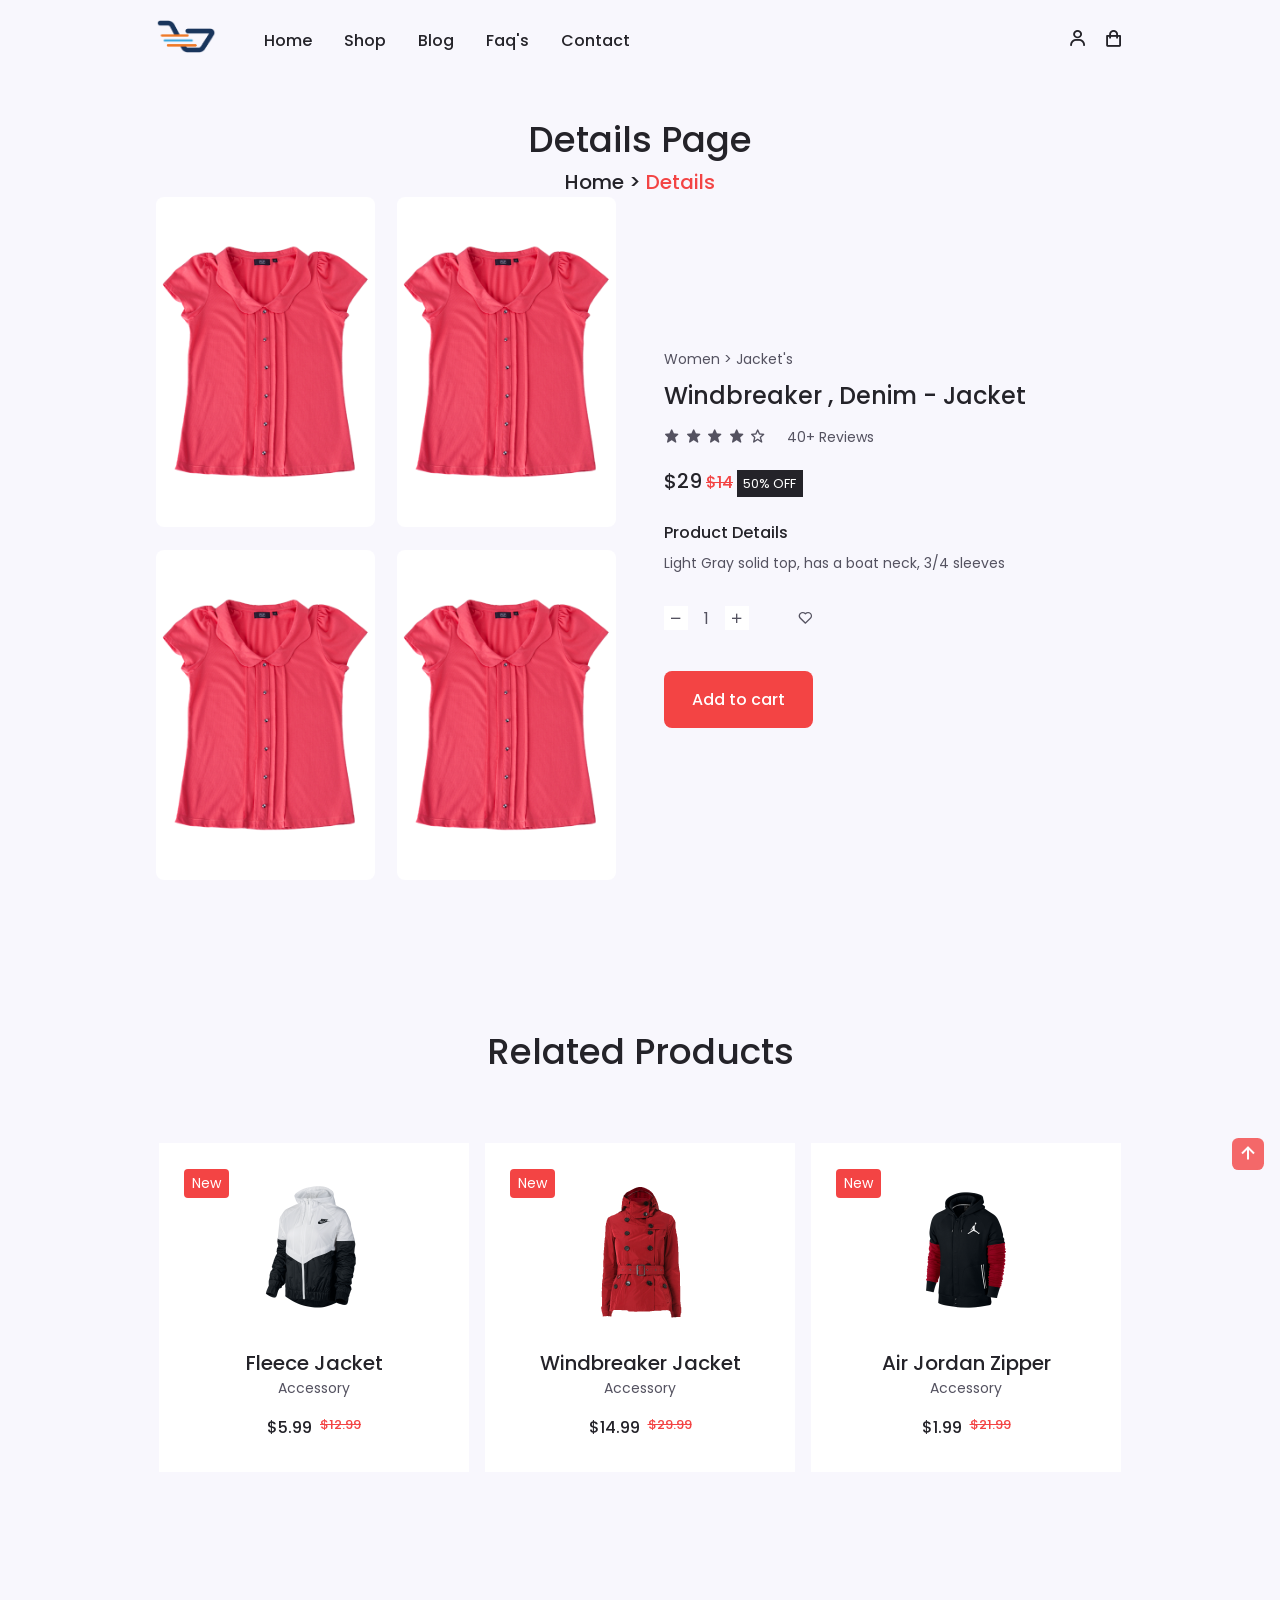
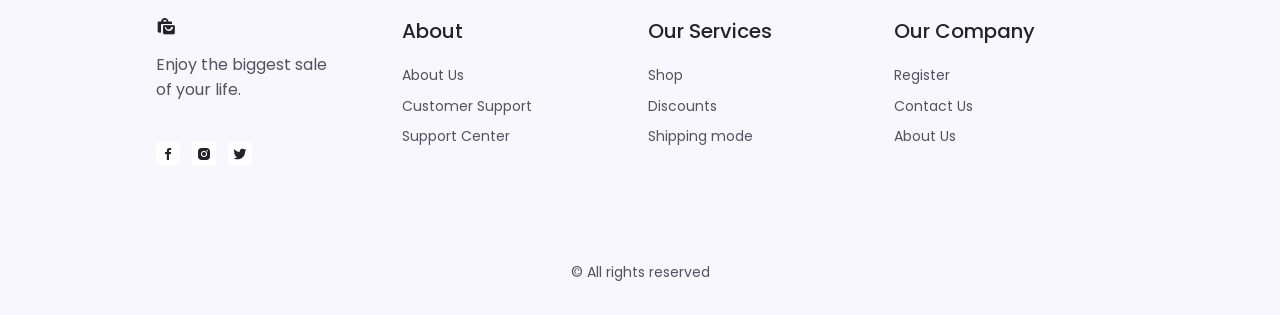
<file: details4.html>
<!DOCTYPE html>
<html lang="en">
<head>
    <meta charset="UTF-8">
    <meta http-equiv="X-UA-Compatible" content="IE=edge">
    <meta name="viewport" content="width=device-width, initial-scale=1.0">

    <!--=============== BOXICONS ===============-->
    <link rel="stylesheet" href="https://cdn.jsdelivr.net/npm/boxicons@latest/css/boxicons.min.css">

    <!--=============== SWIPER CSS ===============-->
    <link rel="stylesheet" href="assets/css/swiper-bundle.min.css">

    <!--=============== CSS ===============-->
    <link rel="stylesheet" href="assets/css/style.css">
    <link rel="stylesheet" href="assets/css/colors/color-1.css">

    <title>Responsive e-commerce website - Crypticalcoder</title>
</head>
<body>
    <!--=============== HEADER ===============-->
    <header class="header" id="header">
        <nav class="nav container">
            <a href="index.html" class="nav_logo" style="width: 60px; text-transform: capitalize;">
                <span style="color: var(--first-color); text-transform: uppercase;"><img src="assets/img/logo.png" alt="">
            </a>

            <div class="nav_menu" id="nav-menu">
                <ul class="nav_list">
                    <li class="nav_item">
                        <a href="index.html" class="nav_link">Home</a>
                    </li>

                    <li class="nav_item">
                        <a href="shop.html" class="nav_link">Shop</a>
                    </li>

                    <!-- <li class="nav_item">
                        <a href="cart.html" class="nav_link">Cart</a>
                    </li> -->

                    <li class="nav_item">
                        <a href="blog.html" class="nav_link">Blog</a>
                    </li>

                    <li class="nav_item">
                        <a href="faq.html" class="nav_link">Faq's</a>
                    </li>

                    <li class="nav_item">
                        <a href="contact.html" class="nav_link">Contact</a>
                    </li>
                </ul>
                <div class="nav_close" id="nav-close">
                    <i class="bx bx-x"></i>
                </div>
            </div>

            <div class="nav_btns">
                <div class="login_toggle" id="login-button">
                    <i class="bx bx-user"></i>
                </div>

                <div class="nav_shop" id="cart-shop">
                    <i class="bx bx-shopping-bag"></i>
                </div>

                <div class="nav_toggle" id="nav_toggle">
                    <i class="bx bx-grid-alt"></i>
                </div>
            </div>
        </nav>
    </header>

    <!--=============== CART ===============-->
    <div class="cart" id="cart">
        <i class="bx bx-x cart_close" id="cart_close"></i>

        <he class="cart_title-center">My Cart</he>
        <div class="cart_container">
            <article class="cart_card">
                <div class="cart_box">
                    <img src="assets/img/cart-1.png" alt="" class="cart_img">
                </div>
                <div class="cart_details">
                    <h3 class="cart_title">Windbreaker</h3>
                    <span class="cart_price" id="cart_item_1">12</span>

                    <div class="cart_amount">
                        <div class="cart_amount-content">
                            <span class="cart_amount-box">
                                <i class="bx bx-minus" id="siteBar_minus"></i>
                            </span>

                            <span class="cart_amount-number" id="cart_amount_number">1</span>

                            <span class="cart_amount-box">
                                <i class="bx bx-plus" id="siteBar_plus"></i>
                            </span>
                        </div>

                        <i class="bx bx-trash-alt cart_amount-trash"></i>
                    </div>
                </div>
            </article>

            <article class="cart_card">
                <div class="cart_box">
                    <img src="assets/img/cart-2.png" alt="" class="cart_img">
                </div>
                <div class="cart_details">
                    <h3 class="cart_title">Cardign Hoodie</h3>
                    <span class="cart_price" id="cart_item_2">16</span>

                    <div class="cart_amount">
                        <div class="cart_amount-content">
                            <span class="cart_amount-box">
                                <i class="bx bx-minus" id="siteBar_minus_2"></i>
                            </span>

                            <span class="cart_amount-number" id="cart_amount-number_2">1</span>

                            <span class="cart_amount-box">
                                <i class="bx bx-plus" id="siteBar_plus_2"></i>
                            </span>
                        </div>

                        <i class="bx bx-trash-alt cart_amount-trash"></i>
                    </div>
                </div>
            </article>

            <article class="cart_card">
                <div class="cart_box">
                    <img src="assets/img/cart-3.png" alt="" class="cart_img">
                </div>
                <div class="cart_details">
                    <h3 class="cart_title">Cartoon</h3>
                    <span class="cart_price" id="cart_item_3">20</span>

                    <div class="cart_amount">
                        <div class="cart_amount-content">
                            <span class="cart_amount-box">
                                <i class="bx bx-minus" id="siteBar_minus_3"></i>
                            </span>

                            <span class="cart_amount-number" id="cart_amount_number_3">1</span>

                            <span class="cart_amount-box">
                                <i class="bx bx-plus" id="siteBar_plus_3"></i>
                            </span>
                        </div>

                        <i class="bx bx-trash-alt cart_amount-trash" id="cart_amount_trash"></i>
                    </div>
                </div>
            </article>

        </div>

        <div class="cart_prices">
            <span class="cart_prices-item">3 item</span>
            <div>

                <span class="cart_prices-symbol" id="cart_total_symbol">$</span>
                <span class="cart_prices-total" id="cart_total_price">0</span>
            </div>
        </div>

    </div>


    <!--=============== LOGIN ===============-->
    <div class="login" id="login">
        <i class="bx bx-x cart_close" id="login-close"></i>
        <h2 class="login_title-center">Login</h2>
        <form action="" class="login_form grid">
            <div class="login_content">
                <label for="" class="login_label">Email</label>
                <input type="email" class="login_input">
            </div>
            <div class="login_content">
                <label for="" class="login_label">Password</label>
                <input type="password" class="login_input">
            </div>
            <div>
                <a href="#" class="button">Sign in</a>
            </div>
            <div>
                <p class="signup">Not a member? <a href="registration.html">Sign up now</a></p>
            </div>
        </form>

    </div>

    <!--=============== MAIN ===============-->
    <main class="main">
        <!--=============== DETAILS ===============-->
        <section class="details section container">
            <h2 class="breadcrumb_title">Details Page</h2>
            <h3 class="breadcrumb_subtitle">Home > <span>Details</span></h3>


            <div class="details_container grid">
                <div class="product_images grid">
                    
                    <div class="product_img">                      
                        <img src="assets/img/slide-1.png" alt="">
                    </div>

                    <div class="product_img">
                        
                        <img src="assets/img/slide-1.png" alt="">
                    </div>

                    <div class="product_img">
                        
                        <img src="assets/img/slide-1.png" alt="">
                    </div>

                    <div class="product_img">
                        
                        <img src="assets/img/slide-1.png" alt="">
                    </div>
                </div>


                <div class="product_info">
                    <p class="details_subtitle">Women > Jacket's</p>
                    <h3 class="details_title">Windbreaker , Denim - Jacket</h3>

                    <div class="rating">
                        <div class="stars">
                            <i class="bx bxs-star"></i>
                            <i class="bx bxs-star"></i>
                            <i class="bx bxs-star"></i>
                            <i class="bx bxs-star"></i>
                            <i class="bx bx-star"></i>
                        </div>
                        <span class="reviews_count">40+ Reviews</span>
                    </div>

                    <div class="details_prices">
                        <span class="details_price" id="product_price">
                            $29
                        </span>
                        <span class="details_discount">$14</span>
                        <span class="discount_percentage">50% OFF</span>
                    </div>


                    <div class="details_description">
                        <h3 class="description_title">
                            Product Details
                        </h3>

                        <div class="description_details">
                            <p>Light Gray solid top, has a boat neck, 3/4 sleeves</p>
                        </div>
                    </div>


                    <div class="cart_amount">
                        <div class="cart_amount-content">
                            <span class="cart_amount-box">
                                <i class="bx bx-minus" id="minus"></i>
                            </span>

                            <span class="cart_amount-number" id="product_counter">1</span>

                            <span class="cart_amount-box">
                                <i class="bx bx-plus" id="plus"></i>
                            </span>
                        </div>

                        <i class="bx bx-heart cart_amount-heart"></i>
                    </div>

                    <a href="#" class="button">Add to cart</a>
                </div>
            </div>
        </section>

        <!--=============== RELATED PRODUCTS ===============-->
        <section class="related__products section">
            <h2 class="section__title" style="text-align: center;">Related Products</h2>

            <div class="new_container container">
                <div class="swiper new-swiper">
                    <div class="swiper-wrapper">
                        <div class="new_content swiper-slide">
                            <div class="new_tag">New</div>
                            <img src="assets/img/new-1.png" class="new_img">
                            <h3 class="new_title">Windbreaker Jacket</h3>
                            <span class="new_subtitle">Accessory</span>

                            <div class="new_prices">
                                <span class="new_price">$14.99</span>
                                <span class="new_discount">$29.99</span>
                            </div>


                            <a href="details.html" class="button new_button">
                                <i class="bx bx-cart-alt new_icon"></i>
                            </a>
                        </div>


                        <div class="new_content swiper-slide">
                            <div class="new_tag">New</div>
                            <img src="assets/img/new-2.png" class="new_img">
                            <h3 class="new_title">Air Jordan Zipper</h3>
                            <span class="new_subtitle">Accessory</span>

                            <div class="new_prices">
                                <span class="new_price">$1.99</span>
                                <span class="new_discount">$21.99</span>
                            </div>


                            <a href="details.html" class="button new_button">
                                <i class="bx bx-cart-alt new_icon"></i>
                            </a>
                        </div>


                        <div class="new_content swiper-slide">
                            <div class="new_tag">New</div>
                            <img src="assets/img/new-3.png" class="new_img">
                            <h3 class="new_title">Fur Jacket</h3>
                            <span class="new_subtitle">Accessory</span>

                            <div class="new_prices">
                                <span class="new_price">$4.99</span>
                                <span class="new_discount">$9.99</span>
                            </div>


                            <a href="details.html" class="button new_button">
                                <i class="bx bx-cart-alt new_icon"></i>
                            </a>
                        </div>


                        <div class="new_content swiper-slide">
                            <div class="new_tag">New</div>
                            <img src="assets/img/new-4.png" class="new_img">
                            <h3 class="new_title">Fleece Jacket</h3>
                            <span class="new_subtitle">Accessory</span>

                            <div class="new_prices">
                                <span class="new_price">$24.99</span>
                                <span class="new_discount">$44.99</span>
                            </div>


                            <a href="details.html" class="button new_button">
                                <i class="bx bx-cart-alt new_icon"></i>
                            </a>
                        </div>

                        <div class="new_content swiper-slide">
                            <div class="new_tag">New</div>
                            <img src="assets/img/new-5.png" class="new_img">
                            <h3 class="new_title">Nike Hoodie</h3>
                            <span class="new_subtitle">Accessory</span>

                            <div class="new_prices">
                                <span class="new_price">$7.99</span>
                                <span class="new_discount">$14.99</span>
                            </div>


                            <a href="details.html" class="button new_button">
                                <i class="bx bx-cart-alt new_icon"></i>
                            </a>
                        </div>


                        <div class="new_content swiper-slide">
                            <div class="new_tag">New</div>
                            <img src="assets/img/new-6.png" class="new_img">
                            <h3 class="new_title">Fleece Jacket</h3>
                            <span class="new_subtitle">Accessory</span>

                            <div class="new_prices">
                                <span class="new_price">$5.99</span>
                                <span class="new_discount">$12.99</span>
                            </div>


                            <a href="details.html" class="button new_button">
                                <i class="bx bx-cart-alt new_icon"></i>
                            </a>
                        </div>




                    </div>
                </div>
            </div>
        </section>
    </main>

    <!--=============== FOOTER ===============-->
    <footer class="footer section">
        <div class="footer_container container grid">
            <div class="footer_content">
                <a href="#" class="footer_logo">
                    <i class="bx bxs-shopping-bags footer_logo-icon"></i>
                </a>

                <p class="footer_description">Enjoy the biggest sale <br> of your life.</p>

                <div class="footer_social">
                    <a href="#" class="footer_social-link"><i class="bx bxl-facebook"></i></a>

                    <a href="#" class="footer_social-link"><i class="bx bxl-instagram-alt"></i></a>

                    <a href="#" class="footer_social-link"><i class="bx bxl-twitter"></i></a>
                </div>
            </div>

            <!-- Footer content -->
            <div class="footer_content">
                <h3 class="footer_title">About</h3>

                <ul class="footer_links">
                    <li><a href="about.html" class="footer_link">About Us</a></li>
                    <li><a href="#" class="footer_link">Customer Support</a></li>
                    <li><a href="#" class="footer_link">Support Center</a></li>
                </ul>
            </div>

            <div class="footer_content">
                <h3 class="footer_title">Our Services</h3>

                <ul class="footer_links">
                    <li><a href="shop.html" class="footer_link">Shop</a></li>
                    <li><a href="#" class="footer_link">Discounts</a></li>
                    <li><a href="#" class="footer_link">Shipping mode</a></li>
                </ul>
            </div>

            <div class="footer_content">
                <h3 class="footer_title">Our Company</h3>

                <ul class="footer_links">
                    <li><a href="registration.html" class="footer_link">Register</a></li>
                    <li><a href="contact.html" class="footer_link">Contact Us</a></li>
                    <li><a href="about.html" class="footer_link">About Us</a></li>
                </ul>
            </div>



        </div>
        <span class="footer_copy">&#169; All rights reserved</span>
    </footer>
    <!--=============== LIGHTBOX ===============-->

    <!--=============== SCROLL UP ===============-->
    <a href="#" class="scrollup" id="scroll-up">
        <i class="bx bx-up-arrow-alt scrollup_icon"></i>
    </a>
    <!--=============== STYLE SWITCHER ===============-->
    
    <!--=============== SWIPER JS ===============-->
    <script src="assets/js/swiper-bundle.min.js"></script>




    <!--=============== JS ===============-->
    <script src="assets/js/main.js"></script>
</body>
</html>
</file>
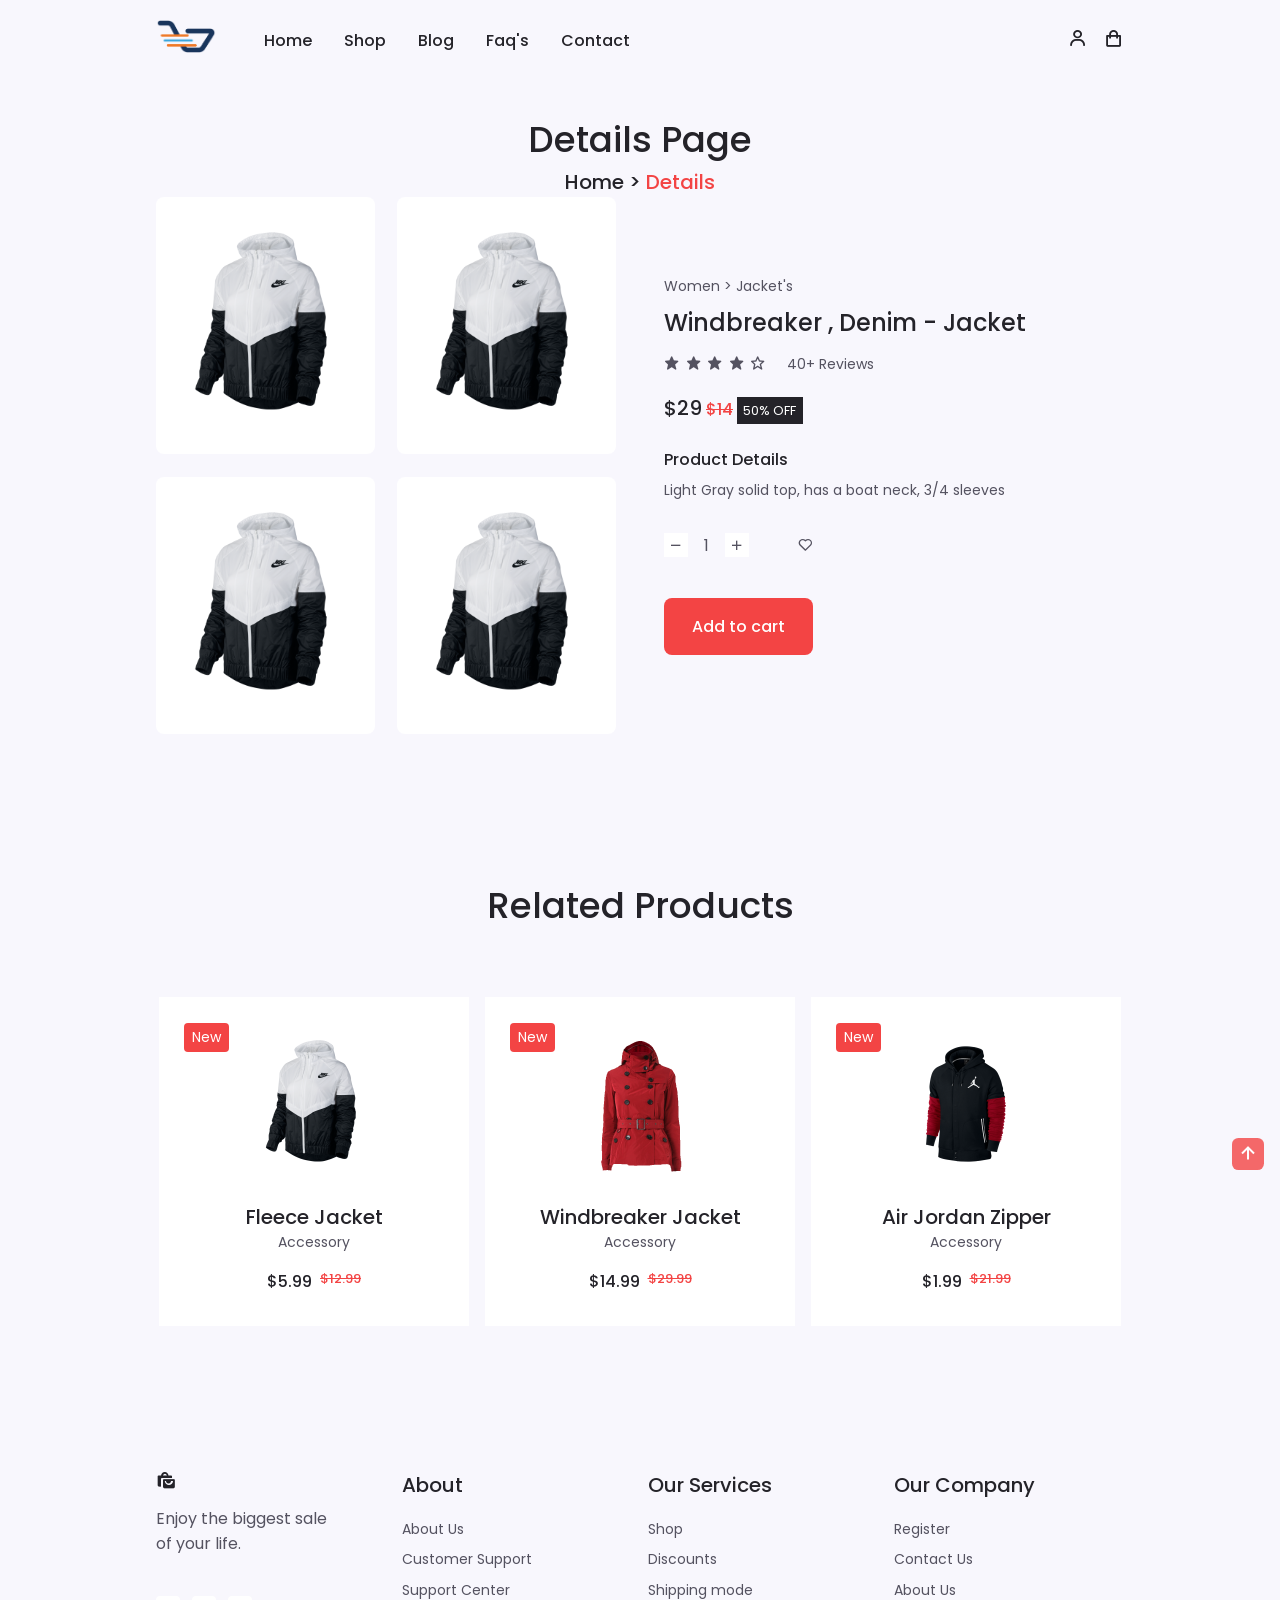
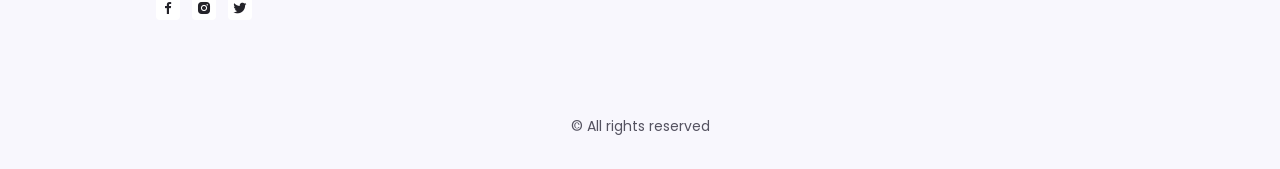
<file: details5.html>
<!DOCTYPE html>
<html lang="en">
<head>
    <meta charset="UTF-8">
    <meta http-equiv="X-UA-Compatible" content="IE=edge">
    <meta name="viewport" content="width=device-width, initial-scale=1.0">

    <!--=============== BOXICONS ===============-->
    <link rel="stylesheet" href="https://cdn.jsdelivr.net/npm/boxicons@latest/css/boxicons.min.css">

    <!--=============== SWIPER CSS ===============-->
    <link rel="stylesheet" href="assets/css/swiper-bundle.min.css">

    <!--=============== CSS ===============-->
    <link rel="stylesheet" href="assets/css/style.css">
    <link rel="stylesheet" href="assets/css/colors/color-1.css">

    <title>Responsive e-commerce website - Crypticalcoder</title>
</head>
<body>
    <!--=============== HEADER ===============-->
    <header class="header" id="header">
        <nav class="nav container">
            <a href="index.html" class="nav_logo" style="width: 60px; text-transform: capitalize;">
                <span style="color: var(--first-color); text-transform: uppercase;"><img src="assets/img/logo.png" alt="">
            </a>

            <div class="nav_menu" id="nav-menu">
                <ul class="nav_list">
                    <li class="nav_item">
                        <a href="index.html" class="nav_link">Home</a>
                    </li>

                    <li class="nav_item">
                        <a href="shop.html" class="nav_link">Shop</a>
                    </li>

                    <!-- <li class="nav_item">
                        <a href="cart.html" class="nav_link">Cart</a>
                    </li> -->

                    <li class="nav_item">
                        <a href="blog.html" class="nav_link">Blog</a>
                    </li>

                    <li class="nav_item">
                        <a href="faq.html" class="nav_link">Faq's</a>
                    </li>

                    <li class="nav_item">
                        <a href="contact.html" class="nav_link">Contact</a>
                    </li>
                </ul>
                <div class="nav_close" id="nav-close">
                    <i class="bx bx-x"></i>
                </div>
            </div>

            <div class="nav_btns">
                <div class="login_toggle" id="login-button">
                    <i class="bx bx-user"></i>
                </div>

                <div class="nav_shop" id="cart-shop">
                    <i class="bx bx-shopping-bag"></i>
                </div>

                <div class="nav_toggle" id="nav_toggle">
                    <i class="bx bx-grid-alt"></i>
                </div>
            </div>
        </nav>
    </header>

    <!--=============== CART ===============-->
    <div class="cart" id="cart">
        <i class="bx bx-x cart_close" id="cart_close"></i>

        <he class="cart_title-center">My Cart</he>
        <div class="cart_container">
            <article class="cart_card">
                <div class="cart_box">
                    <img src="assets/img/cart-1.png" alt="" class="cart_img">
                </div>
                <div class="cart_details">
                    <h3 class="cart_title">Windbreaker</h3>
                    <span class="cart_price" id="cart_item_1">12</span>

                    <div class="cart_amount">
                        <div class="cart_amount-content">
                            <span class="cart_amount-box">
                                <i class="bx bx-minus" id="siteBar_minus"></i>
                            </span>

                            <span class="cart_amount-number" id="cart_amount_number">1</span>

                            <span class="cart_amount-box">
                                <i class="bx bx-plus" id="siteBar_plus"></i>
                            </span>
                        </div>

                        <i class="bx bx-trash-alt cart_amount-trash"></i>
                    </div>
                </div>
            </article>

            <article class="cart_card">
                <div class="cart_box">
                    <img src="assets/img/cart-2.png" alt="" class="cart_img">
                </div>
                <div class="cart_details">
                    <h3 class="cart_title">Cardign Hoodie</h3>
                    <span class="cart_price" id="cart_item_2">16</span>

                    <div class="cart_amount">
                        <div class="cart_amount-content">
                            <span class="cart_amount-box">
                                <i class="bx bx-minus" id="siteBar_minus_2"></i>
                            </span>

                            <span class="cart_amount-number" id="cart_amount-number_2">1</span>

                            <span class="cart_amount-box">
                                <i class="bx bx-plus" id="siteBar_plus_2"></i>
                            </span>
                        </div>

                        <i class="bx bx-trash-alt cart_amount-trash"></i>
                    </div>
                </div>
            </article>

            <article class="cart_card">
                <div class="cart_box">
                    <img src="assets/img/cart-3.png" alt="" class="cart_img">
                </div>
                <div class="cart_details">
                    <h3 class="cart_title">Cartoon</h3>
                    <span class="cart_price" id="cart_item_3">20</span>

                    <div class="cart_amount">
                        <div class="cart_amount-content">
                            <span class="cart_amount-box">
                                <i class="bx bx-minus" id="siteBar_minus_3"></i>
                            </span>

                            <span class="cart_amount-number" id="cart_amount_number_3">1</span>

                            <span class="cart_amount-box">
                                <i class="bx bx-plus" id="siteBar_plus_3"></i>
                            </span>
                        </div>

                        <i class="bx bx-trash-alt cart_amount-trash" id="cart_amount_trash"></i>
                    </div>
                </div>
            </article>

        </div>

        <div class="cart_prices">
            <span class="cart_prices-item">3 item</span>
            <div>

                <span class="cart_prices-symbol" id="cart_total_symbol">$</span>
                <span class="cart_prices-total" id="cart_total_price">0</span>
            </div>
        </div>

    </div>


    <!--=============== LOGIN ===============-->
    <div class="login" id="login">
        <i class="bx bx-x cart_close" id="login-close"></i>
        <h2 class="login_title-center">Login</h2>
        <form action="" class="login_form grid">
            <div class="login_content">
                <label for="" class="login_label">Email</label>
                <input type="email" class="login_input">
            </div>
            <div class="login_content">
                <label for="" class="login_label">Password</label>
                <input type="password" class="login_input">
            </div>
            <div>
                <a href="#" class="button">Sign in</a>
            </div>
            <div>
                <p class="signup">Not a member? <a href="registration.html">Sign up now</a></p>
            </div>
        </form>

    </div>

    <!--=============== MAIN ===============-->
    <main class="main">
        <!--=============== DETAILS ===============-->
        <section class="details section container">
            <h2 class="breadcrumb_title">Details Page</h2>
            <h3 class="breadcrumb_subtitle">Home > <span>Details</span></h3>


            <div class="details_container grid">
                <div class="product_images grid">
                    
                    <div class="product_img">                      
                        <img src="assets/img/new-6.png" alt="">
                    </div>

                    <div class="product_img">
                        
                        <img src="assets/img/new-6.png" alt="">
                    </div>

                    <div class="product_img">
                        
                        <img src="assets/img/new-6.png" alt="">
                    </div>

                    <div class="product_img">
                        
                        <img src="assets/img/new-6.png" alt="">
                    </div>
                </div>


                <div class="product_info">
                    <p class="details_subtitle">Women > Jacket's</p>
                    <h3 class="details_title">Windbreaker , Denim - Jacket</h3>

                    <div class="rating">
                        <div class="stars">
                            <i class="bx bxs-star"></i>
                            <i class="bx bxs-star"></i>
                            <i class="bx bxs-star"></i>
                            <i class="bx bxs-star"></i>
                            <i class="bx bx-star"></i>
                        </div>
                        <span class="reviews_count">40+ Reviews</span>
                    </div>

                    <div class="details_prices">
                        <span class="details_price" id="product_price">
                            $29
                        </span>
                        <span class="details_discount">$14</span>
                        <span class="discount_percentage">50% OFF</span>
                    </div>


                    <div class="details_description">
                        <h3 class="description_title">
                            Product Details
                        </h3>

                        <div class="description_details">
                            <p>Light Gray solid top, has a boat neck, 3/4 sleeves</p>
                        </div>
                    </div>


                    <div class="cart_amount">
                        <div class="cart_amount-content">
                            <span class="cart_amount-box">
                                <i class="bx bx-minus" id="minus"></i>
                            </span>

                            <span class="cart_amount-number" id="product_counter">1</span>

                            <span class="cart_amount-box">
                                <i class="bx bx-plus" id="plus"></i>
                            </span>
                        </div>

                        <i class="bx bx-heart cart_amount-heart"></i>
                    </div>

                    <a href="#" class="button">Add to cart</a>
                </div>
            </div>
        </section>

        <!--=============== RELATED PRODUCTS ===============-->
        <section class="related__products section">
            <h2 class="section__title" style="text-align: center;">Related Products</h2>

            <div class="new_container container">
                <div class="swiper new-swiper">
                    <div class="swiper-wrapper">
                        <div class="new_content swiper-slide">
                            <div class="new_tag">New</div>
                            <img src="assets/img/new-1.png" class="new_img">
                            <h3 class="new_title">Windbreaker Jacket</h3>
                            <span class="new_subtitle">Accessory</span>

                            <div class="new_prices">
                                <span class="new_price">$14.99</span>
                                <span class="new_discount">$29.99</span>
                            </div>


                            <a href="details.html" class="button new_button">
                                <i class="bx bx-cart-alt new_icon"></i>
                            </a>
                        </div>


                        <div class="new_content swiper-slide">
                            <div class="new_tag">New</div>
                            <img src="assets/img/new-2.png" class="new_img">
                            <h3 class="new_title">Air Jordan Zipper</h3>
                            <span class="new_subtitle">Accessory</span>

                            <div class="new_prices">
                                <span class="new_price">$1.99</span>
                                <span class="new_discount">$21.99</span>
                            </div>


                            <a href="details.html" class="button new_button">
                                <i class="bx bx-cart-alt new_icon"></i>
                            </a>
                        </div>


                        <div class="new_content swiper-slide">
                            <div class="new_tag">New</div>
                            <img src="assets/img/new-3.png" class="new_img">
                            <h3 class="new_title">Fur Jacket</h3>
                            <span class="new_subtitle">Accessory</span>

                            <div class="new_prices">
                                <span class="new_price">$4.99</span>
                                <span class="new_discount">$9.99</span>
                            </div>


                            <a href="details.html" class="button new_button">
                                <i class="bx bx-cart-alt new_icon"></i>
                            </a>
                        </div>


                        <div class="new_content swiper-slide">
                            <div class="new_tag">New</div>
                            <img src="assets/img/new-4.png" class="new_img">
                            <h3 class="new_title">Fleece Jacket</h3>
                            <span class="new_subtitle">Accessory</span>

                            <div class="new_prices">
                                <span class="new_price">$24.99</span>
                                <span class="new_discount">$44.99</span>
                            </div>


                            <a href="details.html" class="button new_button">
                                <i class="bx bx-cart-alt new_icon"></i>
                            </a>
                        </div>

                        <div class="new_content swiper-slide">
                            <div class="new_tag">New</div>
                            <img src="assets/img/new-5.png" class="new_img">
                            <h3 class="new_title">Nike Hoodie</h3>
                            <span class="new_subtitle">Accessory</span>

                            <div class="new_prices">
                                <span class="new_price">$7.99</span>
                                <span class="new_discount">$14.99</span>
                            </div>


                            <a href="details.html" class="button new_button">
                                <i class="bx bx-cart-alt new_icon"></i>
                            </a>
                        </div>


                        <div class="new_content swiper-slide">
                            <div class="new_tag">New</div>
                            <img src="assets/img/new-6.png" class="new_img">
                            <h3 class="new_title">Fleece Jacket</h3>
                            <span class="new_subtitle">Accessory</span>

                            <div class="new_prices">
                                <span class="new_price">$5.99</span>
                                <span class="new_discount">$12.99</span>
                            </div>


                            <a href="details.html" class="button new_button">
                                <i class="bx bx-cart-alt new_icon"></i>
                            </a>
                        </div>




                    </div>
                </div>
            </div>
        </section>
    </main>

    <!--=============== FOOTER ===============-->
    <footer class="footer section">
        <div class="footer_container container grid">
            <div class="footer_content">
                <a href="#" class="footer_logo">
                    <i class="bx bxs-shopping-bags footer_logo-icon"></i>
                </a>

                <p class="footer_description">Enjoy the biggest sale <br> of your life.</p>

                <div class="footer_social">
                    <a href="#" class="footer_social-link"><i class="bx bxl-facebook"></i></a>

                    <a href="#" class="footer_social-link"><i class="bx bxl-instagram-alt"></i></a>

                    <a href="#" class="footer_social-link"><i class="bx bxl-twitter"></i></a>
                </div>
            </div>

            <!-- Footer content -->
            <div class="footer_content">
                <h3 class="footer_title">About</h3>

                <ul class="footer_links">
                    <li><a href="about.html" class="footer_link">About Us</a></li>
                    <li><a href="#" class="footer_link">Customer Support</a></li>
                    <li><a href="#" class="footer_link">Support Center</a></li>
                </ul>
            </div>

            <div class="footer_content">
                <h3 class="footer_title">Our Services</h3>

                <ul class="footer_links">
                    <li><a href="shop.html" class="footer_link">Shop</a></li>
                    <li><a href="#" class="footer_link">Discounts</a></li>
                    <li><a href="#" class="footer_link">Shipping mode</a></li>
                </ul>
            </div>

            <div class="footer_content">
                <h3 class="footer_title">Our Company</h3>

                <ul class="footer_links">
                    <li><a href="registration.html" class="footer_link">Register</a></li>
                    <li><a href="contact.html" class="footer_link">Contact Us</a></li>
                    <li><a href="about.html" class="footer_link">About Us</a></li>
                </ul>
            </div>



        </div>
        <span class="footer_copy">&#169; All rights reserved</span>
    </footer>
    <!--=============== LIGHTBOX ===============-->

    <!--=============== SCROLL UP ===============-->
    <a href="#" class="scrollup" id="scroll-up">
        <i class="bx bx-up-arrow-alt scrollup_icon"></i>
    </a>
    <!--=============== STYLE SWITCHER ===============-->
    
    <!--=============== SWIPER JS ===============-->
    <script src="assets/js/swiper-bundle.min.js"></script>




    <!--=============== JS ===============-->
    <script src="assets/js/main.js"></script>
</body>
</html>
</file>
<file: assets/css/style.css>
/*=============== GOOGLE FONTS ===============*/
@import url('https://fonts.googleapis.com/css2?family=Poppins:wght@400;500;600;900&display=swap');

/*=============== VARIABLES CSS ===============*/
:root {
    --header-height: 3.5rem;

    /*========== Colors ==========*/
    --title-color: hsl(250, 8%, 15%);
    --text-color: hsl(250, 8%, 35%);
    --body-color: hsl(250, 60%, 98%);
    --container-color: #fff;
    --shadow: hsla(0, 0%, 15%, .1);
    --scroll-bar-color: hsl(250, 12%, 90%);
    --scroll-thumb-color: hsl(250, 12%, 80%);

    /*========== Font and typography ==========*/
    --body-font: 'Poppins', sans-serif;
    --biggest-font-size: 4rem;
    --h1-font-size: 2.25rem;
    --h2-font-size: 1.5rem;
    --h3-font-size: 1.25rem;
    --normal-font-size: 1rem;
    --small-font-size: .875rem;
    --smaller-font-size: .813rem;

    /*========== Font weight ==========*/
    --font-medium: 500;
    --font-bold: 600;

    /*========== Margenes Bottom ==========*/
    --mb-0-5: .5rem;
    --mb-0-75: .75rem;
    --mb-1: 1rem;
    --mb-1-5: 1.5rem;
    --mb-2: 2rem;
    --mb-2-5: 2.5rem;
    --mb-3: 3rem;

    /*========== z index ==========*/
    --z-tooltip: 10;
    --z-fixed: 100;
}

/* Responsive typography */
@media screen and (max-width: 992px) {
    :root {
        --biggest-font-size: 2rem;
        --h1-font-size: 1.5rem;
        --h2-font-size: 1.25rem;
        --h3-font-size: 1rem;
        --normal-font-size: .938rem;
        --small-font-size: .813rem;
        --smaller-font-size: .75rem;
    }
}

/*=============== BASE ===============*/
* {
    box-sizing: border-box;
    margin: 0;
    padding: 0;
}

html {
    scroll-behavior: smooth;
}

body,
button,
input {
    font-family: var(--body-font);
    font-size: var(--normal-font-size);
}

body {
    background-color: var(--body-color);
    color: var(--text-color);
}

h1,
h2,
h3,
h4 {
    color: var(--title-color);
    font-weight: var(--font-medium);
}

ul {
    list-style: none;
}

a {
    text-decoration: none;
}

img {
    max-width: 100%;
    height: auto;
}

button {
    cursor: pointer;
}

button,
input {
    border: none;
    outline: none;
}

/*=============== REUSABLE CSS CLASSES ===============*/
.section {
    padding: 7rem 0 2rem;
}

.section__title,
.breadcrumb_subtitle,
.breadcrumb_title {
    font-size: var(--h1-font-size);
}

.section__title,
.breadcrumb__subtitle {
    margin-bottom: var(--mb-3);
}

.section_title,
.breadcrumb_title,
.breadcrumb_subtitle {
    text-align: center;
}
.breadcrumb_subtitle{
    font-size: var(--h3-font-size);
}
.breadcrumb_subtitle span{
    color: var(--first-color);
}
/*=============== LAYOUT ===============*/
.container {
    max-width: 968px;
    margin-left: auto;
    margin-right: auto;
}

.grid {
    display: grid;
}

/*=============== HEADER SECTION ===============*/
.header {
    width: 100%;
    background: transparent;
    position: fixed;
    top: 0;
    left: 0;
    z-index: var(--z-fixed);
}

/*=============== NAV ===============*/
.nav {
    height: calc(var(--header-height) + 1.5rem);
    display: flex;
    justify-content: space-between;
    align-items: center;
    column-gap: 3rem;
}

.nav_close,
.login_toggle,
.nav_logo,
.nav_toggle,
.nav_shop {
    color: var(--title-color);
}

.nav_logo {
    text-transform: lowercase;
    font-weight: var(--font-bold);
    letter-spacing: 1px;
    display: inline-flex;
    align-items: center;
    column-gap: .25rem;
}

.nav_logo-icon {
    font-size: 1.25rem;

}

.nav_btns {
    display: flex;
    align-items: center;
    column-gap: 1rem;
    margin-left: auto;
}

.nav_toggle,
.login_toggle,
.nav_shop {
    font-size: 1.25rem;
    cursor: pointer;
}

.nav_list {
    display: flex;
    align-items: center;
    column-gap: 2rem;
}

.nav_link {
    color: var(--title-color);
    font-weight: var(--font-medium);
    font-size: var(--normal-font-size);
    transition: 0.3s;
}

.nav_close {
    font-size: 2rem;
    position: absolute;
    top: 0.9rem;
    right: 1.2rem;
    cursor: pointer;
}

.nav_close,
.nav_toggle {
    display: none;
}

.nav_link:hover {
    color: var(--first-color);
}

.nav_toggle {
    display: none;
}















/* Change background header */
.scroll-header {
    background-color: var(--body-color);
    box-shadow: 0 1px 4px var(--shadow);
}

/* Active link */

.active-link {
    background-color: rgb(17, 0, 255);
    padding: 5px 10px;
    border-radius: 5px;
    color: white;
}

/* .active-link::before{
    content: "";
    position: absolute;
    bottom: -0.75rem;
    left: 45%;
    width: 5px;
    height: 5px;
    background: var(--title-color);
    border-radius: 50%;
} */

/*=============== MAIN ===============*/
/*========== HOME SECTION ==========*/
.main {
    width: 100%;
    height: 100%;
}

.home_content {
    padding: 9rem 0 2rem;
    grid-template-columns: repeat(2, 1fr);
    column-gap: 3rem;
}

.home_group {
    display: grid;
    position: relative;
    padding-top: 2rem;
}

.home_img {
    height: 420px;
    transform: translateY(-3rem);
    justify-self: center;
}

.home_indicator {
    width: 8px;
    height: 8px;
    background: var(--title-color);
    border-radius: 50%;
    position: absolute;
    bottom: 15%;
    left: 45%;

}

/* .home_indicator::after{
    content: "";
    position: absolute;
    width: 1px;
    height: 75px;
    background: var(--title-color);
    top: 0;
    right: 45%;
} */
.home_details-img {
    position: absolute;
    bottom: -30px;
    right: 58%;
}

.home_details-img h4 {
    font-size: 20px;
}

.home_details-title,
.home_details-subtitle {
    display: block;
    font-size: var(--small-font-size);
    text-align: right;
}

.home_subtitle {
    font-size: var(--h3-font-size);
    text-transform: uppercase;
    margin-bottom: var(--mb-1);
}

.home_title {
    font-size: var(--biggest-font-size);
    font-weight: var(--font-bold);
    line-height: 109%;
    margin-bottom: var(--mb-1-5);
}

.home_descripticon {
    margin-bottom: var(--mb-2-5);
    padding-right: 2rem;
}

.home_buttons {
    display: flex;
    justify-content: space-between;
    padding-top: 30px;
}

















/* Swiper Class */
.button {
    display: inline-block;
    background: var(--first-color);
    color: white;
    padding: 1rem 1.75rem;
    border-radius: 0.5rem;
    font-weight: var(--font-medium);
    transition: 0.3s;
}

.button:hover {
    background: var(--first-color-alt);
}


/*=============== BUTTONS ===============*/
.button {
    display: inline-block;
    background: var(--first-color);
    color: white;
    padding: 1rem 1.75rem;
    border-radius: 0.5rem;
    font-weight: var(--font-medium);
    transition: 0.3s;
}

.button:hover {
    background-color: var(--first-color-alt);
}

.button_icon {
    font-size: 1.25rem;
}

.button--link {
    color: var(--title-color);
}

.button--flex {
    display: inline-flex;
    align-items: center;
    column-gap: 0.5rem;
}




/*========== DISCOUNT SECTION ==========*/

.discount_container {
    grid-template-columns: repeat(2, max-content);
    justify-content: center;
    align-items: center;
    column-gap: 7rem;
    background-color: var(--container-color);
    padding: 3rem 0;
    border-radius: 3rem;
}

.discount_img {
    width: 200px;
}

.discount_data {
    padding-left: 6rem;
    text-align: center;

}

.discount_title {
    font-size: var(--h2-font-size);
    margin-bottom: var(--mb-2);
}

/*========== NEW ARRIVALS SECTION ==========*/
.new_container {
    padding-top: 1rem;
}

.new_img {
    width: 150px;
    margin-bottom: var(--mb-1);
    transition: 0.3s;
}

.new_content {
    position: relative;
    background-color: var(--container-color);
    width: 310px;
    padding: 2rem 0;
    text-align: center;
    overflow: hidden;
}

.new_tag {
    position: absolute;
    top: 8%;
    left: 8%;
    background-color: var(--first-color);
    color: white;
    font-size: var(--small-font-size);
    padding: 0.25rem 0.5rem;
    border-radius: 0.25rem;
}

.new_title {
    font-size: var(--h3-font-size);
    font-weight: var(--font-medium);
}

.new_subtitle {
    display: block;
    font-size: var(--small-font-size);
    margin-bottom: var(--mb-1);
}

.new_prices {
    display: inline-flex;
    align-content: center;
    column-gap: 0.5rem;
}

.new_price {
    font-weight: var(--font-medium);
    color: var(--title-color);
}

.new_discount {
    color: var(--first-color);
    font-size: var(--smaller-font-size);
    text-decoration: line-through;
    font-weight: var(--font-medium);
}

.new_button {
    display: inline-flex;
    padding: 0.5rem;
    border-radius: 0.25rem 0.25rem 0.75rem 0.25rem;
    position: absolute;
    bottom: 0;
    right: -3rem;
}

.new_ {
    font-size: 1.25rem;

}

.new_content:hover .new_img {
    transform: translateY(-0.5rem);
}

.new_content:hover .new_button {
    right: 0;
}













/*========== STEPS SECTION ==========*/
.steps_bg {
    background-color: var(--container-color);
    padding: 3.5rem 2.5rem;
    border-radius: 1rem;
}

.steps_container {
    grid-template-columns: repeat(3, 1fr);
    column-gap: 2rem;
    padding-top: 1rem;
}

.steps_card {
    background-color: var(--body-color);
    padding: 2.5rem 3rem 2rem 1.5rem;
    border-radius: 0.5rem;
}

.steps_card-number {
    display: inline-block;
    background-color: var(--first-color);
    color: white;
    padding: 0.5rem;
    border-radius: 0.25rem;
    font-size: var(--h2-font-size);
    margin-bottom: var(--mb-1-5);
    transition: 0.3s;
}

.steps_card-title {
    font-size: var(--normal-font-size);
    margin-bottom: var(--mb-0-5);
}

.steps_card-description {
    font-size: var(--small-font-size);
}

.steps_card:hover .steps_card-number {
    transform: translateY(-.25rem);
}


/*========== NEWSLETTER SECTION ==========*/
.newsletter_container {
    display: grid;
    grid-template-columns: 0.5fr;
    justify-content: center;
}

.newsletter_description {
    padding: 0 3rem;
    text-align: center;
    margin-bottom: var(--mb-1-5)
}

.newsletter_form {
    background-color: var(--container-color);
    padding: 1rem;
    display: flex;
    justify-content: space-between;
    border-radius: 0.75rem;
}

.newsletter_input {
    width: 70%;
    padding: 0 0.5rem;
    background: none;
    color: var(--text-color);
}

.newletter_input::placeholder {
    color: var(--text-color);
}













/*=============== SHOP PAGE ===============*/
.shop_container{
    grid-template-columns: 1.7fr 3.3fr;
    column-gap: 1.8rem;

}
.sidebar{
    padding: 1.8rem;
    background-color: var(--container-color);
}
.filter_title{
    font-size: var(--h3-font-size);
    text-transform: uppercase;
}
.filter_subtitle{
    margin: 1.25rem 0 var(--mb-0-5);
    font-size: var(--normal-font-size);
}

.filter{
    display: flex;
    align-items: center;
    margin-bottom: var(--mb-0-5);

    color: var(--text-color);
    font-size: var(--small-font-size);
}
.filter p{
    flex: 1;
}

.filter input{
    margin-right: var(--mb-0-75);
    cursor: pointer;
}
.shop_items{
    grid-template-columns: repeat(2, 1fr);
    gap: 1.6rem;
}
.shop_content{
    position: relative;
    background-color: var(--container-color);
    padding: 2rem 0;
    border-radius: 1rem;
    text-align: center;
    overflow: hidden;
}

.shop_img{
    width: 150px;
    margin-bottom: var(--mb-1);
    transition: 0.3s;
}
.shop_tag{
    position: absolute;
    top: 8%;
    left: 8%;
    background-color: var(--first-color);
    color: white;
    font-size: var(--small-font-size);
    padding: 0.25rem 0.5rem;
    border-radius: 0.25rem;
}
.shop_title{
    font-size: var(--h3-font-size);
    font-weight: var(--font-medium);
}
.shop_subtitle{
    display: block;
    font-size: var(--small-font-size);
    margin-bottom: var(--mb-1);
}
.shop_prices{
    display: inline-flex;
    align-items: center;
    column-gap: 0.5rem;

}
.shop_prices{
    display: inline-flex;
    align-items: center;
    column-gap: 0.5rem;
}

.shop_price{
    font-weight: var(--font-medium);
    color: var(--title-color);

}
.shop_discounts{
    color: var(--first-color);
    font-size: var(--smaller-font-size);
    text-decoration: line-through;
    font-weight: var(--font-medium);
}
.shop_button{

    display: inline-flex;
    padding: 0.5rem;
    border-radius: 0.25rem 0.25rem 0.75rem 0.25rem;
    position: absolute;
    bottom: 0;
    right: -3rem;
}
.shop_icon{
    font-size: 1.25rem;
}

.shop_content:hover .shop_img{
    transform: translateY(-0.5rem);
}
.shop_content:hover .shop_button{
   right: 0; 

}

















/*=============== PAGINATION ===============*/
.pagination{
    display: flex;
    align-items: center;
    justify-content: end;
    column-gap: 0.8rem;
    margin-top: var(--mb-2-5);
    font-size: var(--normal-font-size);
}
.pagination span{
    width: 2.2rem;
    height: 2.2rem;
    line-height: 36px;
    text-align: center;
    border-radius: 50%;
    cursor: pointer;
}
.pagination .current{
    background-color: var(--first-color);
    color: white;
}
.pagination_icon{
    font-size: var(--h2-font-size);
}

















/*=============== DETAILS PAGE ===============*/
.details_container{
    grid-template-columns: repeat(2, 1fr);
    align-items: center;
    column-gap: 3rem;
}

.product_images{
    grid-template-columns: repeat(2, 1fr);
    gap: 1.4rem;
}
.product_img{
    background-color: var(--container-color);
    padding: 1.2rem 0;
    display: flex;
    justify-content: center;
    align-items: center;
    border-radius: 0.5rem;
    position: relative;
    cursor: pointer;
}
.details_img-tag{
    position: absolute;
    top: 8%;
    left: 8%;
    background-color: var(--first-color);
    color: white;
    font-size: var(--small-font-size);
    padding: 0.16rem 0.5rem;
    border-radius: 0.25rem;
}

.product_img img{
    width: 150ox;
}
.details_subtitle{
    font-size: var(--small-font-size);
    color: var(--text-color);
    margin-bottom: var(--mb-0-5);
}

.details_title{
    font-size: var(--h2-font-size);
    font-weight: var(--font-medium);
    margin-bottom: var(--mb-0-75);
}

.rating{
    display: flex;
    align-items: center;
    column-gap: 1.2rem;
    margin-bottom: var(--mb-1);
}
.rating span{
    font-size: var(--small-font-size);
}
.rating i{
    margin-right: 0.1rem;
}
.details_price{
    display: inline-flex;
    align-items: center;
    column-gap: 0.8rem;
    margin-bottom: var(--mb-1-5);
}
.details_price{
    font-weight: var(--font-medium);
    color: var(--title-color);
    font-size: var(--h3-font-size);
}

.details_discount{
    color: var(--first-color);
    text-decoration: line-through;
    font-weight: var(--font-medium);
}

.discount_percentage{
    background-color: var(--title-color);
    padding: 0.25rem 0.40rem;
    font-size: var(--smaller-font-size);
    color: white;
}
.description_details{
    margin-bottom: var(--mb-2);
    font-size: var(--small-font-size);
}
.description_title{
    font-size: var(--normal-font-size);
    margin-bottom: var(--mb-0-5);
}
.details .cart_amount{
    margin-bottom: var(--mb-2-5);
}














/*=============== ABOUT PAGE ===============*/
.about_container{
    grid-template-columns: repeat(2, 1fr);
    column-gap: 7rem;
}

.about_img{
    width: 380px;
    justify-self: center;
}
.about_title{
    margin-bottom: var(--mb-1);
    text-align: left;
}

.about_description{
    margin-bottom: var(--mb-2);
}
.about_details{
    display: grid;
    row-gap: 1rem;
}
.about_details-description{
    display: inline-flex;
    column-gap: 0.5rem;
    font-size: var(--small-font-size);
}
.about_details-icon{
    font-size: 1rem;
    color: var(--first-color);
    margin-top: 0.15rem;
}








/*=============== BLOG PAGE ===============*/
.blog_container{
    row-gap: 1.8rem;
}
.blog_post{
    grid-template-columns: 0.8fr 1.2fr;
    column-gap: 2rem;
    align-items: center;
    background-color: var(--container-color);
    border-radius: 1.2rem;
    padding: 1.4rem;
}

.blog_img{
    border-radius: 0.8rem;
}

.blog_getails{
    font-size: var(--small-font-size);
    text-align: justify;
    margin-bottom: var(--mb-1);
}
.blog_title{
    font-size: var(--h3-font-size);
    font-weight: var(--font-medium);
    margin-bottom: var(--mb-0-5);
}
.blog_date{
    font-size: var(--smaller-font-size);
    color: var(--text-color);
    margin-bottom: var(--mb-0-75);
}
.read_more{
    text-align: center;
}
.read_more a{
    color: var(--text-color);
    display: flex;
    align-items: center;
    justify-content: center;
}



/*=============== CART PAGE ===============*/
.cart {
    position: fixed;
    background-color: var(--body-color);
    z-index: var(--z-fixed);
    width: 420px;
    box-shadow: -2px 0 4px var(--shadow);
    height: 100%;
    top: 0;
    right: -100%;
    padding: 3.5rem 2rem;
    transition: 0.4s;
}

.cart_title-center {
    font-size: var(--h2-font-size);
    text-align: center;
    margin-bottom: var(--mb-3);
}

.cart_close {
    font-size: 2rem;
    color: var(--title-color);
    position: absolute;
    top: 1.25rem;
    right: .9rem;
    cursor: pointer;
}

.cart_container {
    display: grid;
    row-gap: 1.5rem;

}

.cart_card {
    display: flex;
    align-items: center;
    column-gap: 1rem;

}

.cart_box {
    background-color: var(--container-color);
    padding: 0.75rem 1.25rem;
    display: flex;
    align-items: center;
}

.cart_img {
    width: 85px;
}

.cart_title {
    font-size: var(--normal-font-size);
    margin-bottom: var(--mb-0-5);
}

.cart_price {
    font-size: var(--small-font-size);
    color: var(--first-color);
    margin-bottom: var(--mb-1-5);
}

.cart_amount,
.cart_amount-content {
    display: flex;
    align-items: center;
}

.cart_amount {
    column-gap: 3rem;
}

.cart_amount-content {
    column-gap: 1rem;
}

.cart_amount-box {
    display: inline-flex;
    padding: 0.25rem;
    background: var(--container-color);
    cursor: pointer;
}

.cart_amount-trash {
    font-size: 1.15rem;
    color: var(--first-color);
    cursor: pointer;
}

.cart_prices {
    margin-top: 6rem;
    display: flex;
    align-items: center;
    justify-content: space-between;

}

.cart_prices-item,
.cart_prices-total {
    color: var(--title-color);
}

.cart_prices-item {
    font-size: var(--small-font-size);

}

.cart_prices-total {
    font-size: var(--h3-font-size);
    font-weight: var(--font-medium);
}

/*=============== FAQ PAGE ===============*/
.questions_container{
    grid-template-columns: repeat(2, 1fr);
    gap: 1.5rem;
}
.questions_group{
    display: grid;
    row-gap: 2rem;
}
.questions_item{
    background-color: var(--container-color);
    border-radius: 0.25rem;
}
.question_item-title{
    font-size: var(--small-font-size);
    font-weight: var(--font-medium);
}
.questions_icon{
    font-size: 1.25rem;
    color: var(--title-color);

}
.questions_description{
    font-size: var(--smaller-font-size);
    padding: 0 3.5rem 2.25rem 2.75rem;
}
.questions_header{
    display: flex;
    align-items: center;
    column-gap: 0.5rem;
    padding: 1rem;
    cursor: pointer;
}

.questions_item,
.questions_header,
.questions_icon,
.questions_description,
.questions_content{
    transition: 0.3s;
}
.accordion-open .questions_header,
.accordion-open .questions_content{
    background-color: var(--first-color);
}
.accordion-open .questions_item-title,
.accordion-open .questions_description,
.accordion-open .questions_icon{
    color: white;
}

/*Rotate icon, change color of titles and background*/


/*=============== REGISTRATION PAGE ===============*/


/*=============== CONTACT PAGE ===============*/
.contact_container{
    grid-template-columns: 0.9fr 1.1fr;
    column-gap: 1.5rem;
}

.contact_information{
    display: flex;
    align-items: center;
    margin-bottom: var(--mb-2);
}
.contact_icon{
    font-size: 2rem;
    color: var(--first-color);
    margin-right: var(--mb-0-75);
}

.contact_title{
    font-size: var(--h3-font-size);
    font-weight: var(--text-color);
}

.contact_form{
    row-gap: 1.5rem;
}
.contact_content{
    background-color: var(--container-color);
    border-radius: 0.5rem;
    padding: 0.75rem 1rem 0.25rem;
}
.contact_label{
    font-size: var(--smaller-font-size);
    color: var(--title-color);
}

.contact_inputs{
    grid-template-columns: repeat(2, 1fr);
    column-gap: 1.5rem;
}

.contact_input{
    width: 100%;
    background-color: var(--container-color);
    color: var(--text-color);
    font-size: var(--normal-font-size);
    border: none;
    outline: none;
    padding: 0.25rem 0.5rem 0.5rem 0;
}














/*=============== FOOTER ===============*/
.footer {
    position: relative;
    overflow: hidden;
}

.footer_container {
    grid-template-columns: repeat(4, 1fr);
    column-gap: 1rem;
    justify-content: center;
}

.footer_logo {
    color: var(--title-color);
    text-transform: lowercase;
    font-weight: var(--font-bold);
    letter-spacing: 1px;
    display: inline-flex;
    align-items: center;
    column-gap: 0.25rem;
    margin-bottom: var(--mb-1);
}

.footer_logo-icon {
    font-size: 1.25rem;
}

.footer_description {
    margin-bottom: var(--mb-2-5);

}

.footer_social {
    display: flex;
    column-gap: 0.75rem;
}

.footer_social-link {
    display: inline-flex;
    background-color: var(--container-color);
    padding: 0.25rem;
    color: var(--title-color);
    font-size: 1rem;
    border-radius: 0.25rem;
    transition: 0.3s;
}

.footer_social-link:hover {
    background-color: var(--first-color);
    color: white;
}

.footer_title {
    font-size: var(--h3-font-size);
    margin-bottom: var(--mb-1);
}

.footer_links {
    display: grid;
    row-gap: 0.35rem;
}

.footer_link {
    font-size: var(--small-font-size);
    color: var(--text-color);
    transition: 0.3s;
}

.footer_link:hover {
    color: var(--title-color);
}

.footer_copy {
    display: block;
    text-align: center;
    font-size: var(--small-font-size);
    margin-top: 6rem;
}










/*=============== SCROLL UP ===============*/
.scrollup {
    position: fixed;
    right: 1rem;
    bottom: -30%;
    border-radius: 0.4rem;
    display: inline-flex;
    padding: 0.25rem;
    z-index: var(--z-tooltip);
    opacity: .8;
    transition: 0.4s;
    background: var(--first-color);
}

.scrollup:hover {
    opacity: 1;
}

.scrollup_icon {
    font-size: 1.5rem;
    color: white;
}

.show-scroll {
    bottom: 3rem;
}




/* Show Scroll Up*/


/*=============== SCROLL BAR ===============*/
::-webkit-scrollbar {
    width: 0.60rem;
    background: var(--scroll-bar-color);
    border-radius: 0.5rem;
}

::-webkit-scrollbar-thumb {
    background: var(--scroll-thumb-color);
    border-radius: 0.5rem;
}








/*=============== LOGIN ===============*/
.login {

    position: fixed;
    background-color: var(--body-color);
    z-index: var(--z-fixed);
    width: 420px;
    box-shadow: -2px 0 4px var(--shadow);
    height: 100%;
    top: 0;
    right: -100%;
    padding: 3.5rem 2rem;
    transition: 0.4s;
}

.login_title-center {
    font-size: var(--h2-font-size);
    text-align: center;
    margin-bottom: var(--mb-3);
}

.login_close {
    font-size: 2rem;
    color: var(--title-color);
    position: absolute;
    top: 1.25rem;
    right: .9rem;
    cursor: pointer;
}

.login_form {
    row-gap: 1.5rem;

}

.login_content {
    background: var(--container-color);
    border-radius: 0.5rem;
    padding: 0.75rem 1rem 0.25rem;
    padding: 0.75rem 1rem 0.25rem;
}

.login_label {
    font-size: var(--small-font-size);
    color: var(--title-color);
}

.login_input {
    width: 100%;
    background: var(--container-color);
    color: var(--text-color);
    font-size: var(--normal-font-size);
    padding: 0.25rem 0.5rem;
}

.signup {
    color: var(--title-color);
    font-size: var(--small-font-size);
    font-weight: var(--font-medium);
}

.signup a {
    color: var(--first-color);
}


/* Show login */
.show-login {
    right: 0;
}

/*=============== CART ===============*/


/* Show cart */
.show-cart {
    right: 0;
}

/*=============== LIGHTBOX ===============*/
.lightbox{
    position: fixed;
    left: 0;
    top: 0;
    width: 100%;
    height: 100%;
    background-color: rgba(0,0,0,0.6);
    z-index: var(--z-fixed);
    display: none;
    justify-content: center;
    align-items: center;
    cursor: zoom-out;
    padding: 1.8rem;
}

.lightbox_img{
    height: auto;
    width: auto;
    max-width: 100%;
    max-height: 450px;
    cursor: pointer;
    background-color: var(--container-color);
    display: block;
    padding: 0.6rem;
}
.lightbox_content{
    position: relative;
}
.lightbox_close{
    position: absolute;
    height: 40px;
    width: 40px;
    top: -2.6rem;
    right: 0;
    font-size: 2rem;
    color: white;
    text-align: right;
    line-height: 40px;
}
.lightbox_caption{
    position: absolute;
    left: 0;
    bottom: -2.2rem;
    width: 100%;
    display: flex;
    justify-content: space-between;
    font-size: var(--normal-font-size);
    color: white;
    font-weight: var(--font-medium);
    z-index: -1;
}
.lightbox_controls .prev_item,
.lightbox_controls .next_item{
    position: absolute;
    height: 40px;
    width: 40px;
    background-color: var(--body-color);
    color: var(--title-color);
    border-radius: 50%;
    text-align: center;
    cursor: pointer;
    top: 50%;
    margin-top: -20px;
    z-index: 110;
    transition: all 0.3s ease;
}
.lightbox_controls .prev_item:hover,
.lightbox_controls .next_item:hover{
    transform: scale(1.1);
}

.lightbox_controls .prev_item:active,
.lightbox_controls .next_item:active{
    transform: scale(1);
}


.lightbox_controls .prev_item{
    left: 1.8rem;
}

.lightbox_controls .next_item{
    right: 1.8rem;
}
.lightbox_controls .prev_item .bx,
.lightbox_controls .next_item .bx{
    font-size: 2rem;
    line-height: 40px;
}


.open{
    display: flex;
}

/* lightbox open animation */
.lightbox .open .lightbox_content{
    animation: lightboxImage 0.5s ease;
}
@keyframes lightboxImage{
    0%{
        transform: scale(0.8);
    }
    100%{
        transform: scale(1);
    }
}







.button:active{
    background-color: white;
    color: black;
}







/*=============== STYLE SWITCHER ===============*/


/* Style switcher open */


/* Active theme color */


/*=============== BREAKPOINTS ===============*/
/* For large devices */
@media screen and (max-width: 1200px) {
    .home_img {
        height: 400px;
    }

}

@media screen and (max-width: 992px) {
    .container {
        margin-left: var(--mb-1-5);
        margin-right: var(--mb-1-5);

    }

    .section_title {
        font-size: var(--h2-font-size);
        margin-bottom: var(--mb-2);
    }

    .home_content {
        padding: 8rem 0 2rem;
    }

    .home_img {
        height: 300px;
        transform: translateY(0);
    }

    .home_indicator {
        bottom: initial;
        left: initial;
        top: 7rem;
        right: 2rem;
    }

    .home_indicator::after {
        top: -3rem;
        height: 48px;
    }

    .home_details-img {
        right: 0.5rem;
        bottom: initial;
    }

    .home_description {
        padding-right: 0;
    }

    .swiper-pagination {
        margin-top: var(--mb-2);
    }

    .discount_container {
        column-gap: 3rem;
    }

    .new_content {
        width: 242px;
        padding: 2rem 0 1.5rem 0;
    }

    .new_img {
        width: 120px;
    }

    .new_img,
    .new_subtitle {
        margin-bottom: var(--mb-0-5);
    }

    .new_title {
        font-size: var(--normal-font-size);
    }

    .steps_bg {
        padding: 3rem 2rem 3rem;
    }

    .steps_container {
        grid-template-columns: repeat(3, 1fr);
        column-gap: 2rem;
        padding-top: 1rem;
    }

    .steps_card {
        background-color: var(--body-color);
        padding: 2.5rem 3rem 2rem 1.5rem;
    }

    .steps_card-number {
        display: inline-block;
        background-color: var(--first-color);
        color: white;

    }

    .shop_container{
        grid-template-columns: 1.6fr 3.4fr;
    }
    .shop_content{
       padding: 2rem 0 1.5rem 0; 
       border-radius: 0.75rem;
    }
    .shop_img{
        width: 120px;
    }

    .shop_img,
    .shop_subtitle{
        margin-bottom: var(--normal-font-size);
    }
    .blog_post{
        column-gap: 1.6rem;
    }
    .blog_title{
        font-size: var(--normal-font-size);
    }
    .questions_group{
        row-gap: 1.5rem;
    }

    .contact_inputs{
        grid-template-columns: 1fr;
        row-gap: 1.5rem;
    }
    .about_container{
        column-gap: 4rem;
    }

    .about_img{
        width: 280px;
    }
    .details_container{
        grid-template-columns: 1.1fr 0.9fr;
    }
    .details_title{
        margin-bottom: var(--mb-0-5);
    }



}

/* For medium devices */
@media screen and (max-width: 767px) {
    body {
        margin: var(--header-height) 0 0 0;
    }

    .section {
        padding: 4.5rem 0 2rem;
    }

    .nav {
        height: var(--header-height);
    }

    .nav_menu {
        position: fixed;
        background-color: var(--body-color);
        top: 0;
        right: -100%;
        width: 100%;
        height: 100%;
        padding: 6rem 2rem 3.5rem;
        transition: 0.3s;
    }

    .nav_list {
        flex-direction: column;
        row-gap: 2rem;
    }

    .nav_toggle,
    .nav_close {
        display: block;
    }

    /* Show menu */
    .show-menu {
        right: 0;

    }

    .home_content {
        padding: 0;
        grid-template-columns: 1fr;
        row-gap: 1rem;
    }
    .home_img{
        height: 250px;

    }
    .home_title{
        margin-bottom: var(--mb-1);
    }
    .home_description{
        margin-bottom: var(--mb-1-5);
    }
    .swiper-pagination{
        margin-top: var(--mb-1-5);
    }
    .discount_container{
        grid-template-columns: 1fr;
        row-gap: 1.25rem;
        padding: 2.5rem 0 1.5rem;
        border-radius: 1rem;
    }
    .discount_img{
        justify-self: center;
        order: 1;

    }
    .discount_data{
        padding-left: 0;
    }
    .newsletter_container{
        grid-template-columns: 0.7fr;
    }
    .shop_container{
        grid-template-columns: 520px;
        justify-content: center;
        row-gap: 2rem;
    }
    .pagination{
        justify-content: center;
    }

    .blog_post{
        grid-template-columns: repeat(2, 1fr);
    }

    .questions_container{
        grid-template-columns: 1fr;
    }
    .about_container{
        grid-template-columns: 1fr;
        row-gap: 2rem;
    }
    .details_container{
        grid-template-columns: 0.8fr;
        justify-content: center;
        row-gap: 2rem;
    }





    .footer_container{
        grid-template-columns: 1fr;
        row-gap: 2rem;
        justify-items: center;
        text-align: center;
    }
    .footer_copy{
        margin-top: 4.5rem;
    }
}

@media screen and (max-width: 576px) {
    .container .search{
        width: 118px;
    }
    .steps_container{
        grid-template-columns: 1fr;

    }
    .steps_bg{
        padding: 3rem 2rem 2rem;
    }
    .newsletter_container{
        grid-template-columns: 1fr;
    }
    .login,
    .cart{
        width: 100%;
    }
    .shop_container{
        grid-template-columns: 0.8fr;
    }
    .shop_items{
        grid-template-columns: 1fr;
    }
    .sidebar{
        padding: 1.25rem 1.4rem;
    }
    .pagination span{
        height: 1.8rem;
        width: 1.8rem;
        line-height: 30PX;
    }

    .PAGINATION{
        column-gap: 0.4rem;
    }
    .blog_post{
        grid-template-columns: 1fr;
        row-gap: 0.8rem;
    }
    .contact_container{
        grid-template-columns: 1fr;
        row-gap: 2rem;
    }
    .details_container{
        grid-template-columns: 1fr;
    }


}

/* For small devices */
@media screen and (max-width: 320px) {
    .container{
        margin-left: var(--mb-1);
        margin-right: var(--mb-1);
    }
    .nav{
        column-gap: 0;
    }
    .home_img{
        height: 200px;
    }
    .home_buttons{
        flex-direction: column;
        width: max-content;
        row-gap: 1rem;
    }
    .steps_bg{
        padding: 2rem 1rem;
    }
    .steps_card{
        padding: 1.5rem;
    }
    .shop_container{
        grid-template-columns: 1fr;
    }
    .pagination span{
        font-size: var(--small-font-size);
    }

    .product_images{
        grid-template-columns: 1fr;
    }
}
</file>
<file: assets/css/colors/color-1.css>
:root
{
    --hue: 0;
    --first-color: hsl(var(--hue), 88%, 61%);
    --first-color-alt: hsl(var(--hue), 88%, 58%)
}
</file>
